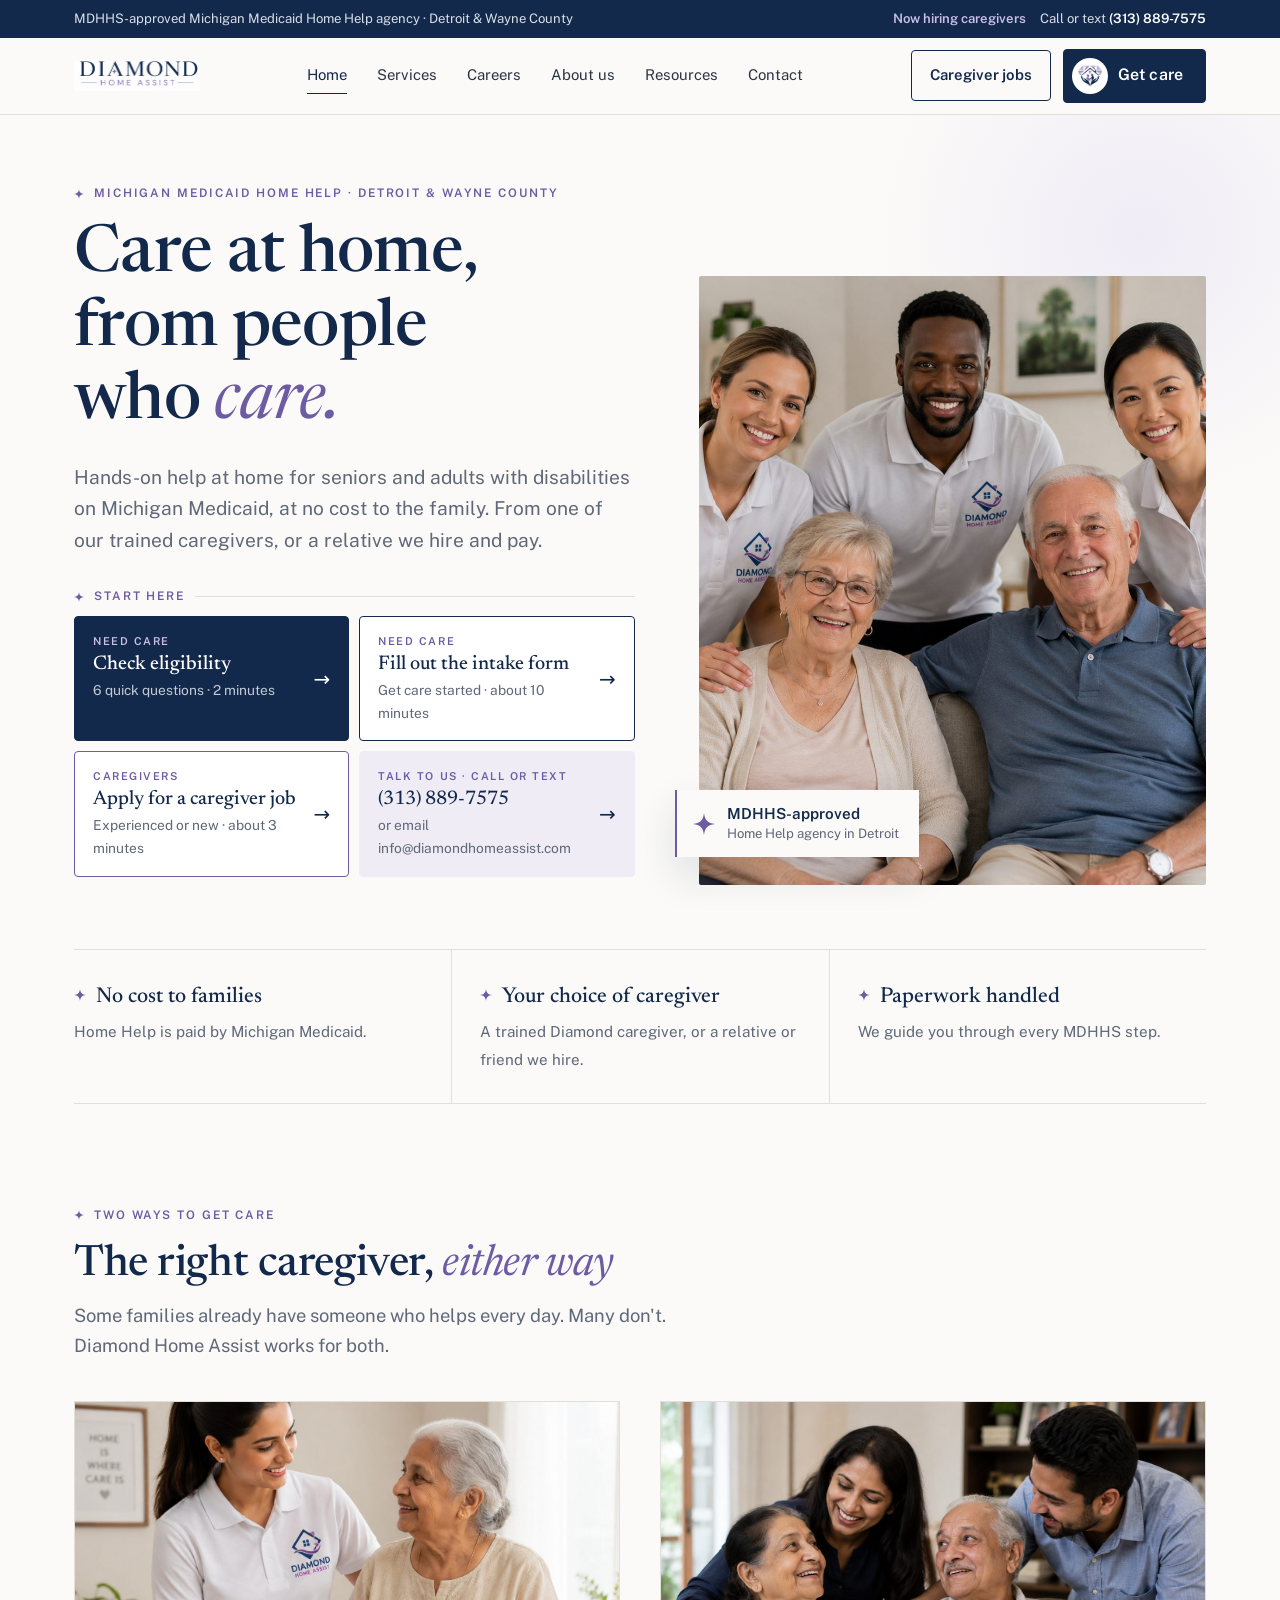
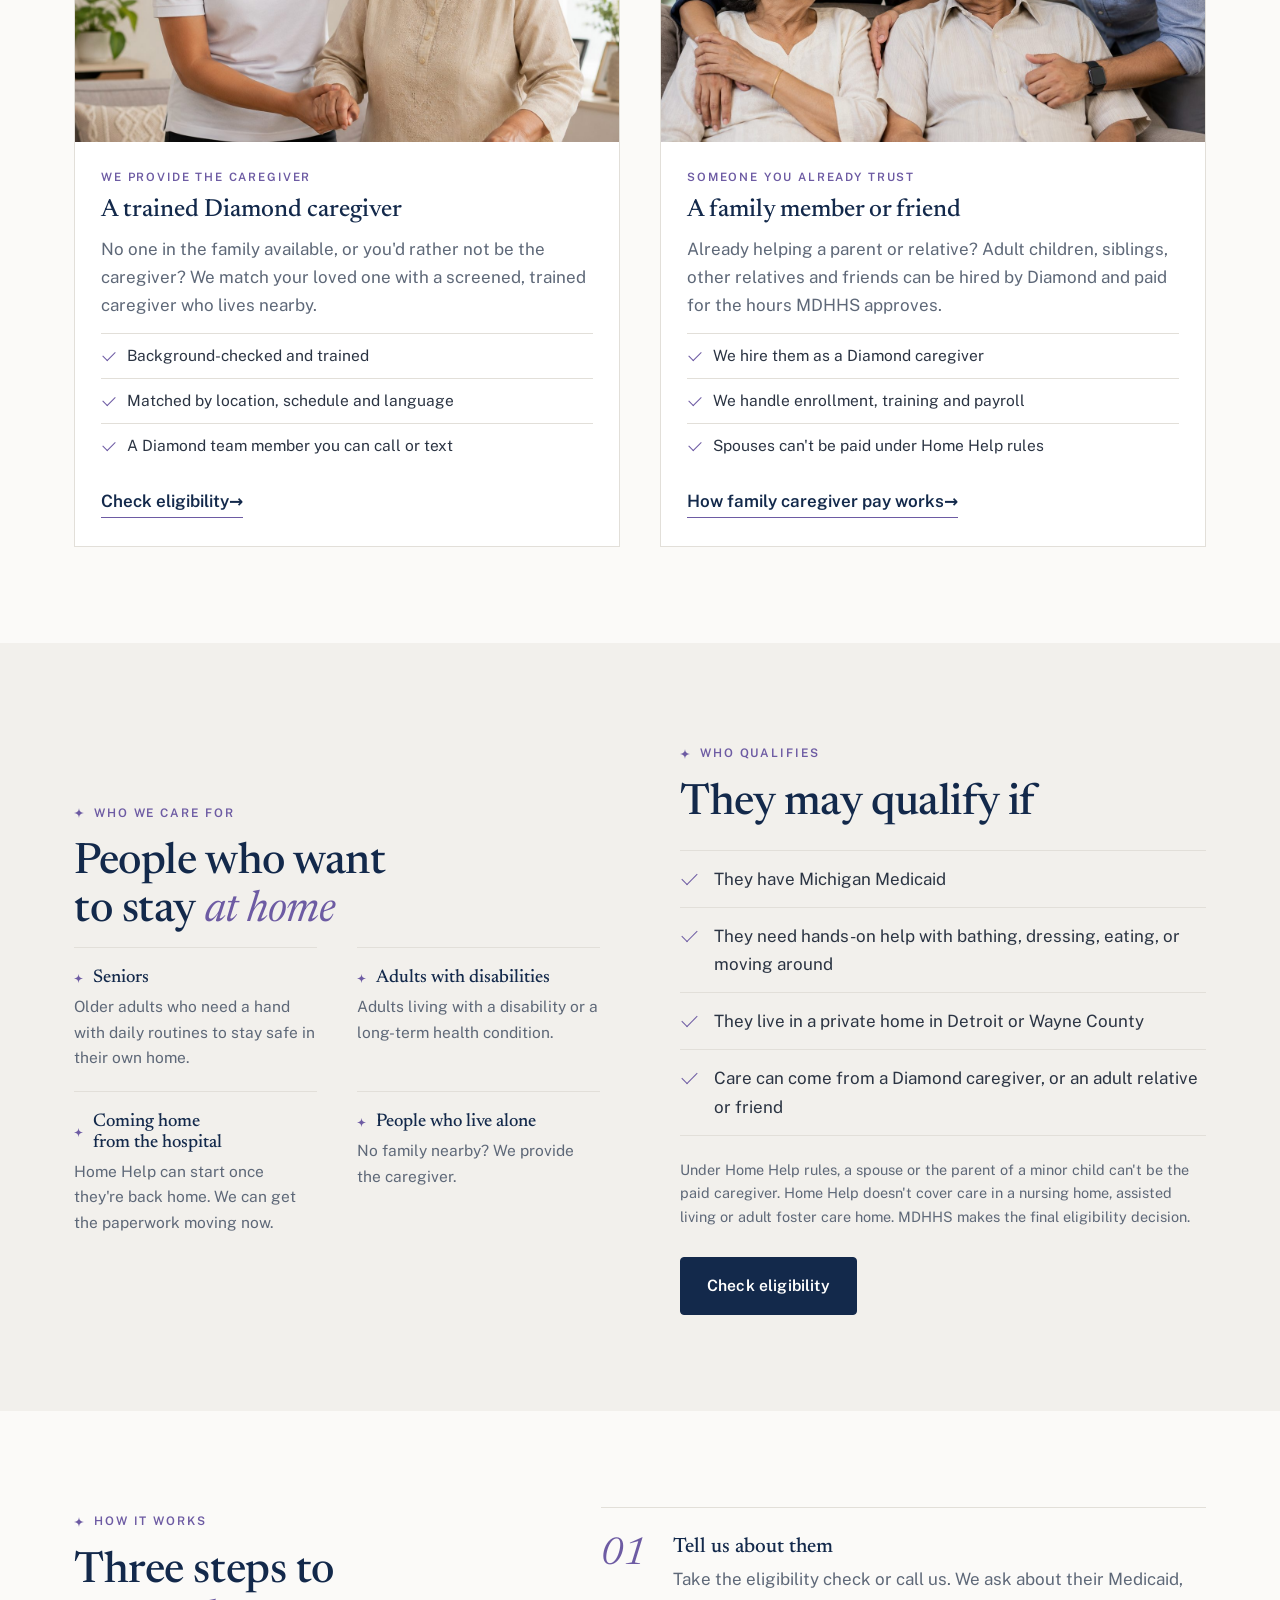
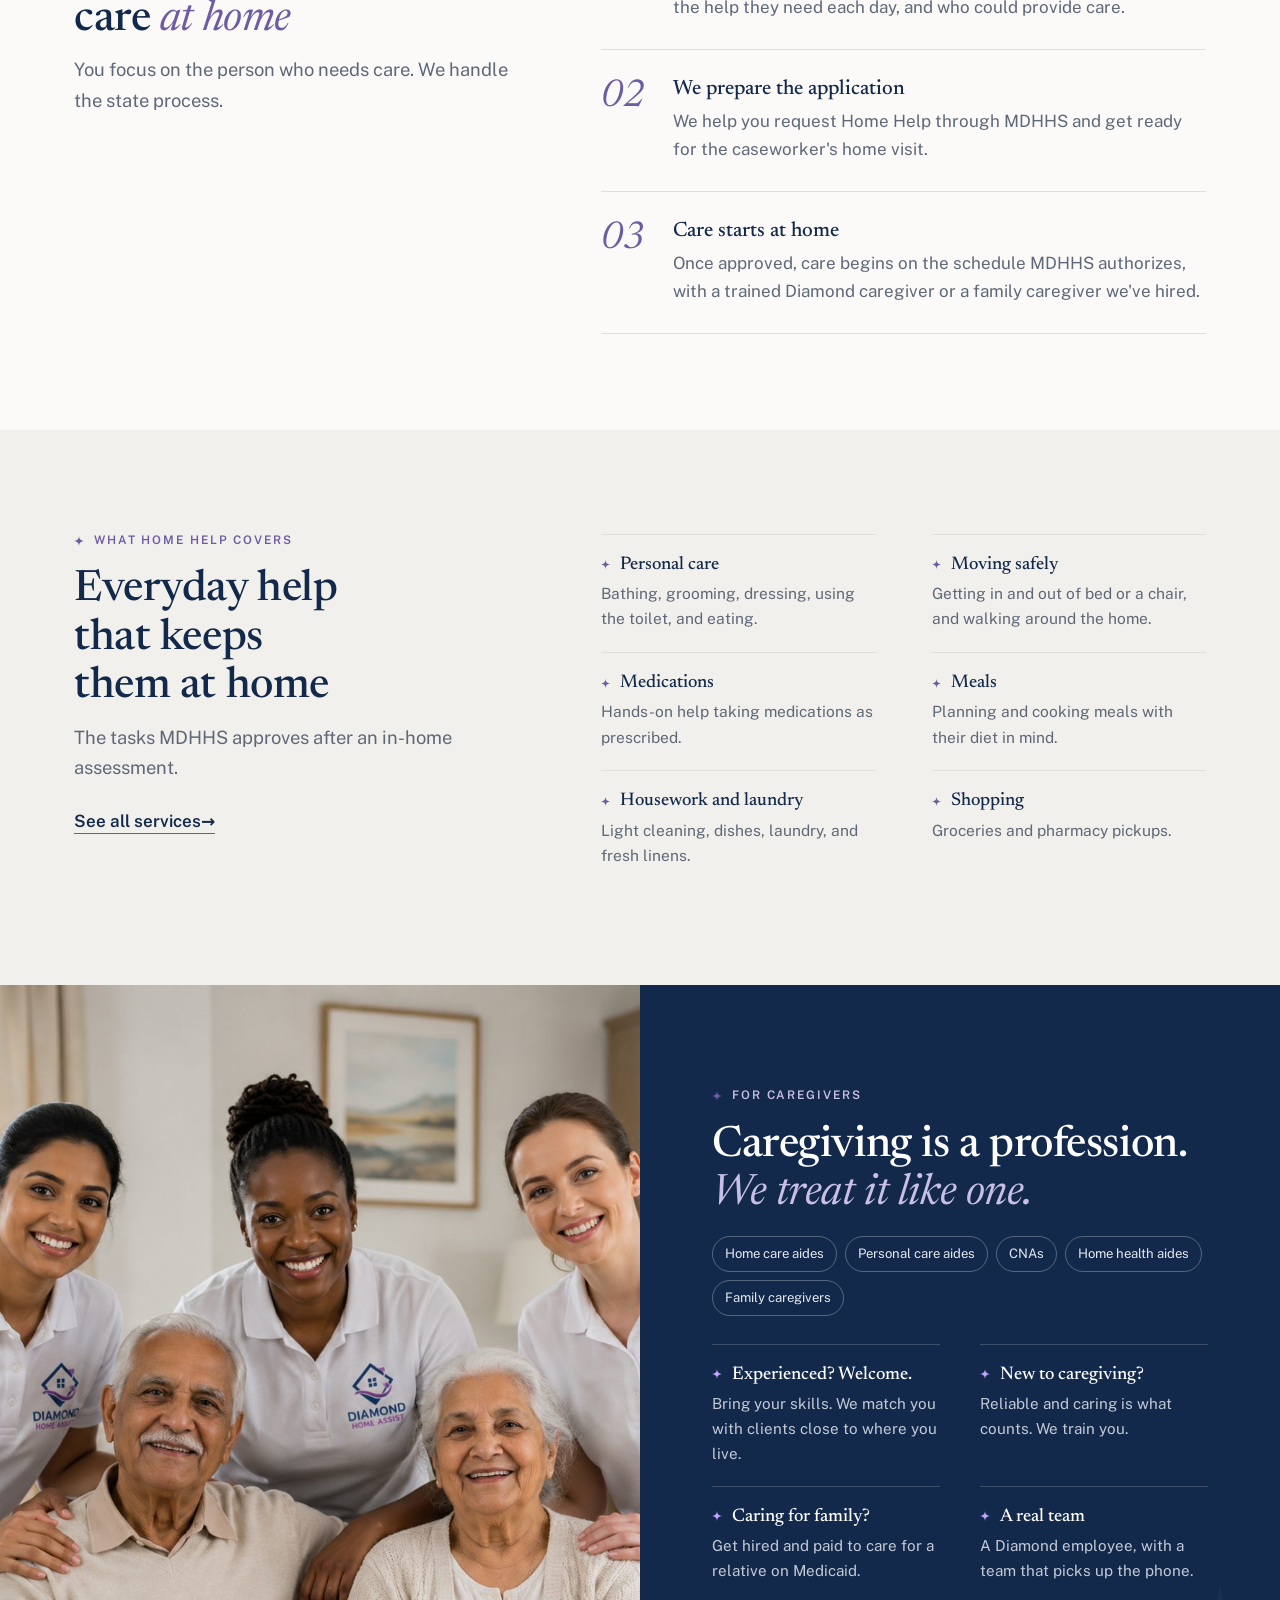
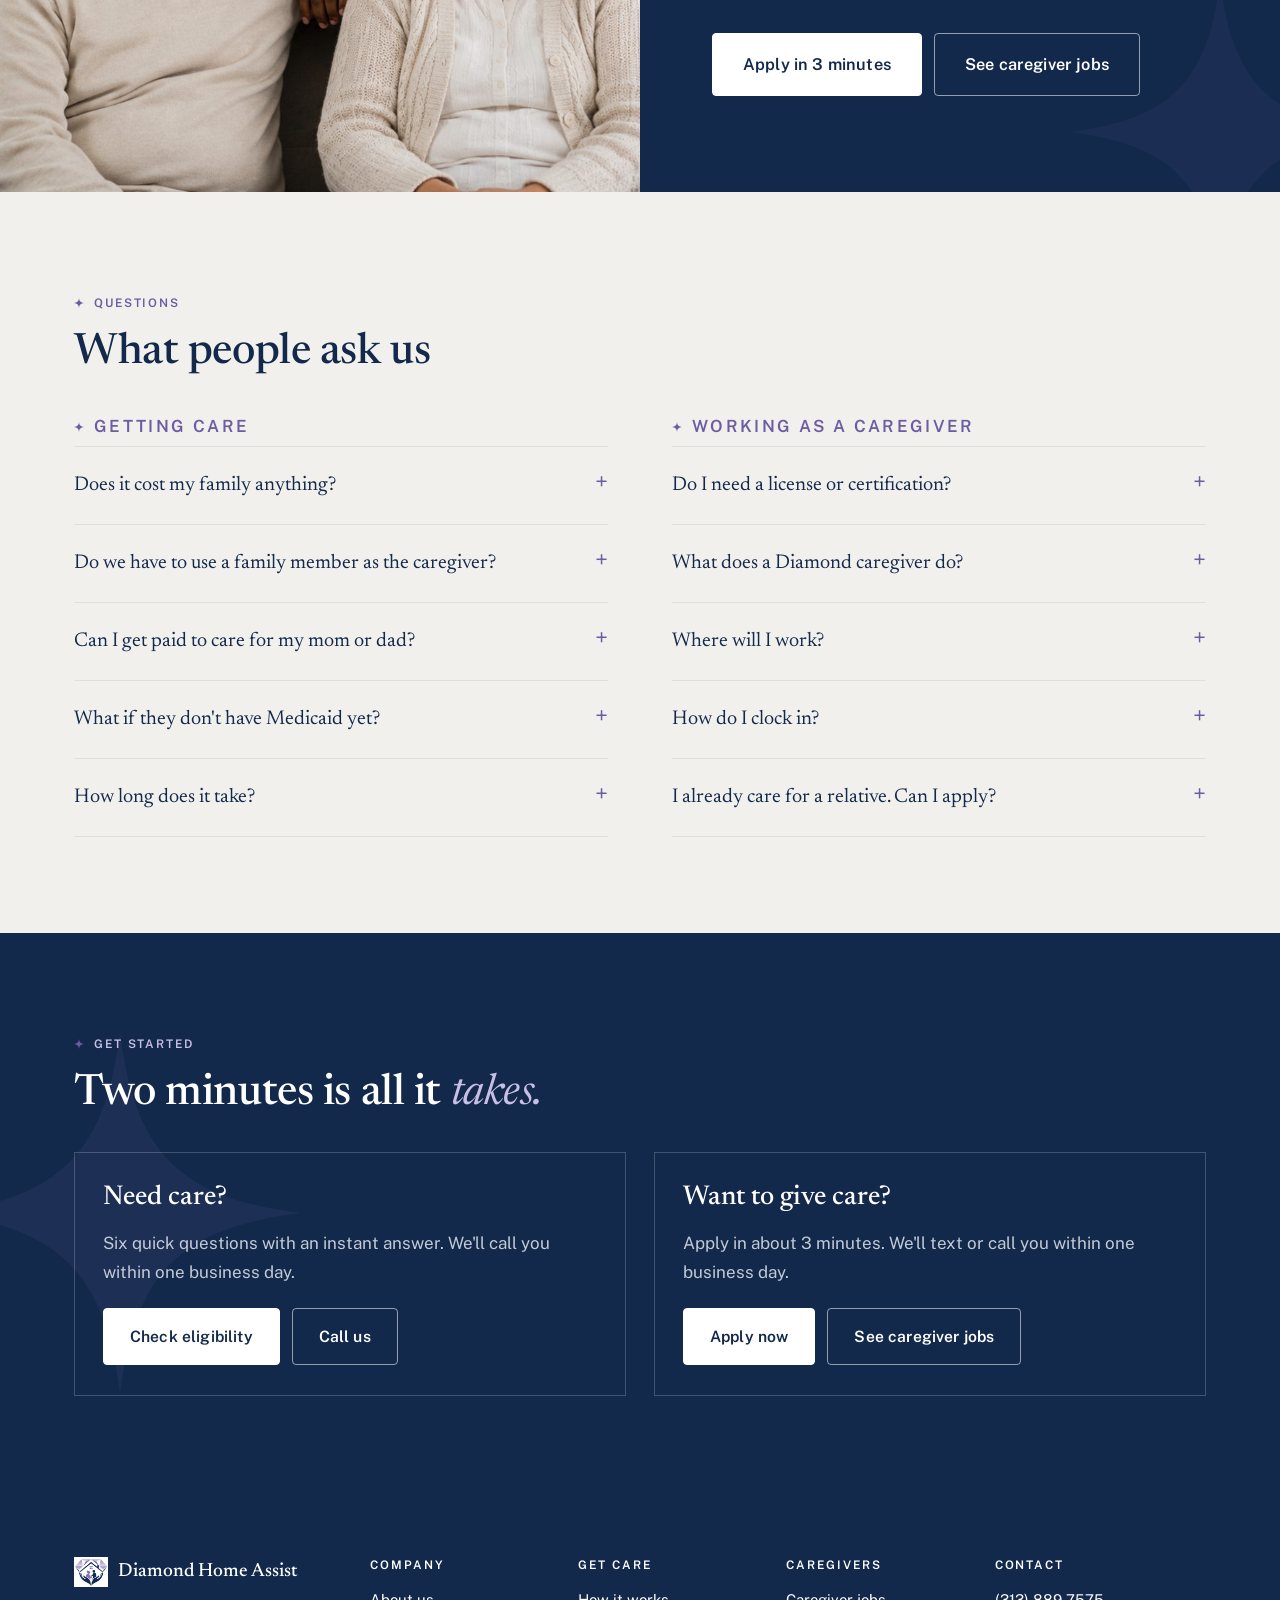
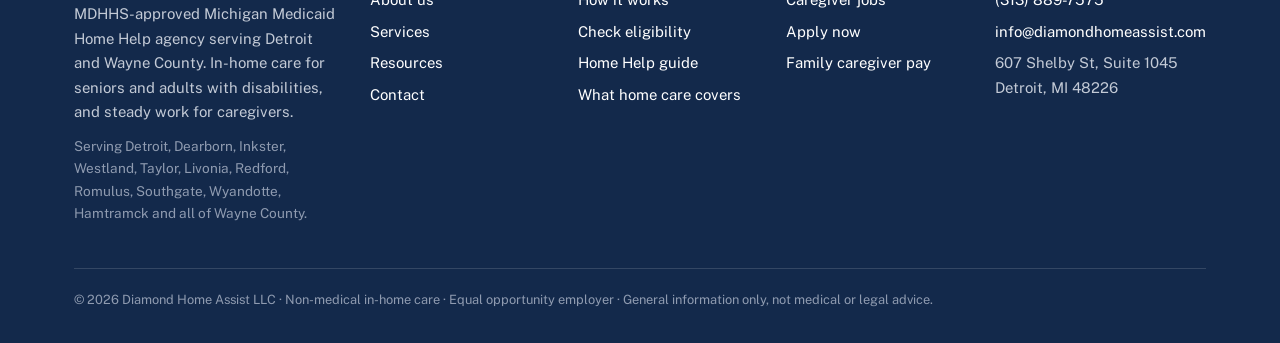
<file: index.html>
<!DOCTYPE html>
<html lang="en">
<head>
<meta charset="utf-8">
<meta name="viewport" content="width=device-width, initial-scale=1">
<title>In-Home Care &amp; Caregiver Jobs in Detroit | Diamond Home Assist – Michigan Home Help</title>
<meta name="description" content="Non-medical in-home care for seniors and adults with disabilities on Michigan Medicaid in Detroit and Wayne County, at no cost to the family. Trained caregivers, or a relative we hire and pay. Now hiring caregivers.">
<link rel="icon" href="assets/mark-sm.png">
<link rel="preconnect" href="https://fonts.googleapis.com">
<link rel="preconnect" href="https://fonts.gstatic.com" crossorigin>
<link href="https://fonts.googleapis.com/css2?family=Newsreader:ital,opsz,wght@0,6..72,400;0,6..72,500;1,6..72,400;1,6..72,500&family=Public+Sans:wght@400;500;600&display=swap" rel="stylesheet">
<link rel="stylesheet" href="style.css">
<link rel="canonical" href="https://diamondhomeassist.com/">
<meta property="og:title" content="Care at home, from people who care | Diamond Home Assist">
<meta property="og:description" content="In-home care for Michigan seniors and adults on Medicaid, at no cost to the family. Now hiring caregivers in Detroit and Wayne County.">
<meta property="og:image" content="https://diamondhomeassist.com/assets/og-image.jpg">
<meta property="og:url" content="https://diamondhomeassist.com/">
</head>
<body>

<div class="topbar"><div class="wrap">
  <span class="tb-left">MDHHS-approved Michigan Medicaid Home Help agency · Detroit &amp; Wayne County</span>
  <span><a class="tb-hire" href="careers.html">Now hiring caregivers</a>Call or text <a href="tel:+13138897575">(313) 889-7575</a></span>
</div></div>

<header>
  <div class="wrap nav">
    <a class="brand" href="index.html" aria-label="Diamond Home Assist — home"><img class="wordmark" src="assets/wordmark.png" alt="Diamond Home Assist"></a>
    <nav class="links" id="menu"><a href="index.html" class="active">Home</a><a href="services.html">Services</a><a href="careers.html">Careers</a><a href="about.html">About us</a><a href="articles.html">Resources</a><a href="#contact" data-msg>Contact</a></nav>
    <div class="nav-right">
      <a class="nav-jobs" href="careers.html">Caregiver jobs</a>
      <a class="btn btn-primary nav-cta" href="eligibility.html"><span class="nav-emblem" aria-hidden="true"><img src="assets/mark-sm.png" alt=""></span>Get care</a>
      <button class="burger" aria-label="Open menu" aria-expanded="false" aria-controls="menu"><span></span><span></span><span></span></button>
    </div>
  </div>
</header>

<main>
<section class="hero hero-v3">
  <div class="wrap">
    <div class="hero-grid">
      <div>
        <span class="eyebrow">Michigan Medicaid Home Help · Detroit &amp; Wayne County</span>
        <h1>Care at home, from people who <em>care.</em></h1>
        <p class="lead">Hands-on help at home for seniors and adults with disabilities on Michigan Medicaid, at no cost to the family. From one of our trained caregivers, or a relative we hire and pay.</p>
        <div class="quick" role="group" aria-label="Start here">
          <span class="quick-label">Start here</span>
          <a class="q q-main" href="eligibility.html"><span class="q-tag">Need care</span><strong>Check eligibility</strong><small>6 quick questions · 2 minutes</small></a>
          <a class="q" href="https://form.jotform.com/263137814450152"><span class="q-tag">Need care</span><strong>Fill out the intake form</strong><small>Get care started · about 10 minutes</small></a>
          <a class="q q-work" href="https://form.jotform.com/263138129393158"><span class="q-tag">Caregivers</span><strong>Apply for a caregiver job</strong><small>Experienced or new · about 3 minutes</small></a>
          <a class="q q-call" href="tel:+13138897575"><span class="q-tag">Talk to us · call or text</span><strong class="nowrap">(313) 889-7575</strong><small>or email info@diamondhomeassist.com</small></a>
        </div>
      </div>
      <figure class="hero-img">
        <img src="assets/team-diverse.jpg" alt="Diamond Home Assist caregivers in uniform with an older couple at home">
        <figcaption class="hero-badge"><span class="star" aria-hidden="true"></span><span><strong>MDHHS-approved</strong>Home Help agency in Detroit</span></figcaption>
      </figure>
    </div>
    <div class="facts">
      <div><strong>No cost to families</strong><span>Home Help is paid by Michigan Medicaid.</span></div>
      <div><strong>Your choice of caregiver</strong><span>A trained Diamond caregiver, or a relative or friend we hire.</span></div>
      <div><strong>Paperwork handled</strong><span>We guide you through every MDHHS step.</span></div>
    </div>
  </div>
</section>

<section id="ways">
  <div class="wrap">
    <div class="section-head">
      <span class="eyebrow">Two ways to get care</span>
      <h2>The right caregiver, <em>either way</em></h2>
      <p class="lead">Some families already have someone who helps every day. Many don't. Diamond Home Assist works for both.</p>
    </div>
    <div class="ways">
      <article class="way">
        <div class="ph"><img src="assets/caregiver-pro.jpg" alt="A Diamond caregiver helping an older woman walk at home"></div>
        <div class="bd">
          <span class="tag">We provide the caregiver</span>
          <h3>A trained Diamond caregiver</h3>
          <p>No one in the family available, or you'd rather not be the caregiver? We match your loved one with a screened, trained caregiver who lives nearby.</p>
          <ul>
            <li>Background-checked and trained</li>
            <li>Matched by location, schedule and language</li>
            <li>A Diamond team member you can call or text</li>
          </ul>
          <a class="text-link" href="eligibility.html">Check eligibility</a>
        </div>
      </article>
      <article class="way">
        <div class="ph"><img src="assets/family-caregiver.jpg" alt="Adult children with their parents at home"></div>
        <div class="bd">
          <span class="tag">Someone you already trust</span>
          <h3>A family member or friend</h3>
          <p>Already helping a parent or relative? Adult children, siblings, other relatives and friends can be hired by Diamond and paid for the hours MDHHS approves.</p>
          <ul>
            <li>We hire them as a Diamond caregiver</li>
            <li>We handle enrollment, training and payroll</li>
            <li>Spouses can't be paid under Home Help rules</li>
          </ul>
          <a class="text-link" href="articles/family-caregiver-pay.html">How family caregiver pay works</a>
        </div>
      </article>
    </div>
  </div>
</section>

<section id="qualify" class="alt">
  <div class="wrap grid2">
    <div>
      <span class="eyebrow">Who we care for</span>
      <h2>People who want to stay <em>at home</em></h2>
      <div class="who-grid">
        <div><h3>Seniors</h3><p>Older adults who need a hand with daily routines to stay safe in their own home.</p></div>
        <div><h3>Adults with disabilities</h3><p>Adults living with a disability or a long-term health condition.</p></div>
        <div><h3>Coming home from the hospital</h3><p>Home Help can start once they're back home. We can get the paperwork moving now.</p></div>
        <div><h3>People who live alone</h3><p>No family nearby? We provide the caregiver.</p></div>
      </div>
    </div>
    <div>
      <span class="eyebrow">Who qualifies</span>
      <h2>They may qualify if</h2>
      <ul class="check">
        <li>They have Michigan Medicaid</li>
        <li>They need hands-on help with bathing, dressing, eating, or moving around</li>
        <li>They live in a private home in Detroit or Wayne County</li>
        <li>Care can come from a Diamond caregiver, or an adult relative or friend</li>
      </ul>
      <p class="small-note">Under Home Help rules, a spouse or the parent of a minor child can't be the paid caregiver. Home Help doesn't cover care in a nursing home, assisted living or adult foster care home. MDHHS makes the final eligibility decision.</p>
      <p style="margin-top:28px"><a class="btn btn-primary" href="eligibility.html">Check eligibility</a></p>
    </div>
  </div>
</section>

<section id="how">
  <div class="wrap split">
    <div class="split-head">
      <span class="eyebrow">How it works</span>
      <h2>Three steps to care <em>at home</em></h2>
      <p class="lead">You focus on the person who needs care. We handle the state process.</p>
    </div>
    <ol class="steps">
      <li><span class="n">01</span><div><h3>Tell us about them</h3><p>Take the eligibility check or call us. We ask about their Medicaid, the help they need each day, and who could provide care.</p></div></li>
      <li><span class="n">02</span><div><h3>We prepare the application</h3><p>We help you request Home Help through MDHHS and get ready for the caseworker's home visit.</p></div></li>
      <li><span class="n">03</span><div><h3>Care starts at home</h3><p>Once approved, care begins on the schedule MDHHS authorizes, with a trained Diamond caregiver or a family caregiver we've hired.</p></div></li>
    </ol>
  </div>
</section>

<section id="services" class="alt">
  <div class="wrap split">
    <div class="split-head">
      <span class="eyebrow">What Home Help covers</span>
      <h2>Everyday help that keeps them at home</h2>
      <p class="lead">The tasks MDHHS approves after an in-home assessment.</p>
      <p style="margin-top:24px"><a class="text-link" href="services.html">See all services</a></p>
    </div>
    <div>
      <div class="covers">
        <div><h3>Personal care</h3><p>Bathing, grooming, dressing, using the toilet, and eating.</p></div>
        <div><h3>Moving safely</h3><p>Getting in and out of bed or a chair, and walking around the home.</p></div>
        <div><h3>Medications</h3><p>Hands-on help taking medications as prescribed.</p></div>
        <div><h3>Meals</h3><p>Planning and cooking meals with their diet in mind.</p></div>
        <div><h3>Housework and laundry</h3><p>Light cleaning, dishes, laundry, and fresh linens.</p></div>
        <div><h3>Shopping</h3><p>Groceries and pharmacy pickups.</p></div>
      </div>
    </div>
  </div>
</section>

<section class="quote-band cg-band" id="caregivers">
  <div class="quote-grid">
    <img src="assets/team-caregivers.jpg" alt="Three Diamond caregivers in uniform with an older couple">
    <div class="quote-text">
      <span class="eyebrow">For caregivers</span>
      <h2>Caregiving is a profession. <em>We treat it like one.</em></h2>
      <div class="cg-roles"><span>Home care aides</span><span>Personal care aides</span><span>CNAs</span><span>Home health aides</span><span>Family caregivers</span></div>
      <div class="pillars">
        <div><h3>Experienced? Welcome.</h3><p>Bring your skills. We match you with clients close to where you live.</p></div>
        <div><h3>New to caregiving?</h3><p>Reliable and caring is what counts. We train you.</p></div>
        <div><h3>Caring for family?</h3><p>Get hired and paid to care for a relative on Medicaid.</p></div>
        <div><h3>A real team</h3><p>A Diamond employee, with a team that picks up the phone.</p></div>
      </div>
      <div class="hero-ctas">
        <a class="btn btn-light btn-lg" href="https://form.jotform.com/263138129393158">Apply in 3 minutes</a>
        <a class="btn btn-light-ghost btn-lg" href="careers.html">See caregiver jobs</a>
      </div>
    </div>
  </div>
</section>


<section id="faq" class="alt">
  <div class="wrap">
    <div class="section-head">
      <span class="eyebrow">Questions</span>
      <h2>What people ask us</h2>
    </div>
    <div class="faq-cols">
      <div>
        <h3>Getting care</h3>
        <div class="faq">
          <details><summary>Does it cost my family anything?</summary><p>No. Home Help is paid by Michigan Medicaid, and our help with the application is free.</p></details>
          <details><summary>Do we have to use a family member as the caregiver?</summary><p>No. If no one in the family can provide care, or you'd rather not, we match your loved one with one of our trained Diamond caregivers.</p></details>
          <details><summary>Can I get paid to care for my mom or dad?</summary><p>Often, yes. Adult children, siblings, other relatives and friends can be paid caregivers through Home Help. Spouses cannot. You'd work as a Diamond Home Assist caregiver and be paid for the hours MDHHS approves.</p></details>
          <details><summary>What if they don't have Medicaid yet?</summary><p>Take the eligibility check anyway and choose "I'm not sure." We'll point you in the right direction.</p></details>
          <details><summary>How long does it take?</summary><p>It depends on when MDHHS schedules the in-home assessment. We submit everything quickly and follow up so the case keeps moving.</p></details>
        </div>
      </div>
      <div>
        <h3>Working as a caregiver</h3>
        <div class="faq">
          <details><summary>Do I need a license or certification?</summary><p>No license is required for Home Help personal care. CNA, home health aide or caregiving experience is a plus, and we provide training.</p></details>
          <details><summary>What does a Diamond caregiver do?</summary><p>Hands-on help at the client's home: bathing, dressing, grooming, meals, light housework, laundry, shopping, and help with medications as prescribed.</p></details>
          <details><summary>Where will I work?</summary><p>In clients' homes across Detroit and Wayne County. We match you with clients close to where you live.</p></details>
          <details><summary>How do I clock in?</summary><p>On your smartphone. Michigan requires electronic visit verification (EVV), and we show you how it works.</p></details>
          <details><summary>I already care for a relative. Can I apply?</summary><p>Yes. If they have Medicaid and need hands-on help, you may be able to get paid through Home Help. Choose "I care for a family member" on the application.</p></details>
        </div>
      </div>
    </div>
  </div>
</section>

<section class="cta-final"><span class="star-mark" aria-hidden="true"></span>
  <div class="wrap cta-v3">
    <div class="cta-head">
      <span class="eyebrow">Get started</span>
      <h2>Two minutes is all it <em>takes.</em></h2>
    </div>
    <div class="cta-dual">
      <div>
        <h3>Need care?</h3>
        <p>Six quick questions with an instant answer. We'll call you within one business day.</p>
        <div class="hero-ctas">
          <a class="btn btn-light" href="eligibility.html">Check eligibility</a>
          <a class="btn btn-light-ghost" href="tel:+13138897575">Call us</a>
        </div>
      </div>
      <div>
        <h3>Want to give care?</h3>
        <p>Apply in about 3 minutes. We'll text or call you within one business day.</p>
        <div class="hero-ctas">
          <a class="btn btn-light" href="https://form.jotform.com/263138129393158">Apply now</a>
          <a class="btn btn-light-ghost" href="careers.html">See caregiver jobs</a>
        </div>
      </div>
    </div>
  </div>
</section>
</main>

<footer>
  <div class="wrap">
    <div class="fgrid fgrid5">
      <div>
        <a class="brand" href="index.html"><img src="assets/mark-sm.png" alt="">Diamond Home Assist</a>
        <p style="margin-top:14px;max-width:340px">MDHHS-approved Michigan Medicaid Home Help agency serving Detroit and Wayne County. In-home care for seniors and adults with disabilities, and steady work for caregivers.</p>
        <p style="margin-top:10px;font-size:.85rem;color:#8f9bb0">Serving Detroit, Dearborn, Inkster, Westland, Taylor, Livonia, Redford, Romulus, Southgate, Wyandotte, Hamtramck and all of Wayne County.</p>
      </div>
      <div><h4>Company</h4><ul><li><a href="about.html">About us</a></li><li><a href="services.html">Services</a></li><li><a href="articles.html">Resources</a></li><li><a href="#contact" data-msg>Contact</a></li></ul></div>
      <div><h4>Get care</h4><ul><li><a href="#how">How it works</a></li><li><a href="eligibility.html">Check eligibility</a></li><li><a href="articles/home-help-guide.html">Home Help guide</a></li><li><a href="articles/what-home-care-covers.html">What home care covers</a></li></ul></div>
      <div><h4>Caregivers</h4><ul><li><a href="careers.html">Caregiver jobs</a></li><li><a href="https://form.jotform.com/263138129393158">Apply now</a></li><li><a href="articles/family-caregiver-pay.html">Family caregiver pay</a></li></ul></div>
      <div><h4>Contact</h4><ul><li><a href="tel:+13138897575">(313) 889-7575</a></li><li><a href="mailto:info@diamondhomeassist.com">info@diamondhomeassist.com</a></li><li>607 Shelby St, Suite 1045<br>Detroit, MI 48226</li></ul></div>
    </div>
    <div class="legal">© 2026 Diamond Home Assist LLC · Non-medical in-home care · Equal opportunity employer · General information only, not medical or legal advice.</div>
  </div>
</footer>

<div class="callbar">
  <a class="btn btn-primary" href="tel:+13138897575">Call now</a>
  <a class="btn btn-ghost" href="#contact" data-msg>Message us</a>
</div>

<div class="msg-modal" id="msgModal" hidden>
  <div class="msg-box" role="dialog" aria-modal="true" aria-labelledby="msgTitle">
    <button class="msg-close" aria-label="Close">×</button>
    <h3 id="msgTitle">How would you like to reach us?</h3>
    <p>We usually reply within one business day.</p>
    <a class="msg-opt" href="tel:+13138897575"><span><svg viewBox="0 0 24 24" fill="none" stroke="currentColor" stroke-width="1.6" aria-hidden="true"><path d="M5 4h4l2 5-2.5 1.5a11 11 0 0 0 5 5L15 13l5 2v4a2 2 0 0 1-2 2A16 16 0 0 1 3 6a2 2 0 0 1 2-2"/></svg></span><div><strong>Call us</strong><small>(313) 889-7575</small></div></a>
    <a class="msg-opt" href="sms:+13138897575"><span><svg viewBox="0 0 24 24" fill="none" stroke="currentColor" stroke-width="1.6" aria-hidden="true"><path d="M4 5h16v11H8l-4 4z"/></svg></span><div><strong>Send a text</strong><small>(313) 889-7575</small></div></a>
    <a class="msg-opt" href="mailto:info@diamondhomeassist.com?subject=Question%20about%20Home%20Help"><span><svg viewBox="0 0 24 24" fill="none" stroke="currentColor" stroke-width="1.6" aria-hidden="true"><rect x="3" y="5" width="18" height="14"/><path d="m3 6 9 7 9-7"/></svg></span><div><strong>Email us</strong><small>info@diamondhomeassist.com</small></div></a>
    <a class="msg-opt" href="eligibility.html"><span><svg viewBox="0 0 24 24" fill="none" stroke="currentColor" stroke-width="1.6" aria-hidden="true"><path d="m5 12 4 4 10-10"/></svg></span><div><strong>Check if you qualify for care</strong><small>Six quick questions, instant answer</small></div></a>
    <a class="msg-opt" href="https://form.jotform.com/263138129393158"><span><svg viewBox="0 0 24 24" fill="none" stroke="currentColor" stroke-width="1.6" aria-hidden="true"><path d="M12 3l2.5 6.5L21 12l-6.5 2.5L12 21l-2.5-6.5L3 12l6.5-2.5z"/></svg></span><div><strong>Apply to be a caregiver</strong><small>About 3 minutes</small></div></a>
  </div>
</div>
<script>
(function(){
  var m=document.getElementById('msgModal'),b=document.querySelector('.burger'),menu=document.getElementById('menu');
  function open(e){e&&e.preventDefault();m.hidden=false;menu.classList.remove('open');b.setAttribute('aria-expanded','false')}
  document.querySelectorAll('[data-msg]').forEach(function(a){a.addEventListener('click',open)});
  m.addEventListener('click',function(e){if(e.target===m||e.target.classList.contains('msg-close'))m.hidden=true});
  m.querySelectorAll('.msg-opt').forEach(function(a){a.addEventListener('click',function(){m.hidden=true})});
  document.addEventListener('keydown',function(e){if(e.key==='Escape')m.hidden=true});
  b.addEventListener('click',function(){var o=menu.classList.toggle('open');b.setAttribute('aria-expanded',o)});
})();
</script>
</body>
</html>
</file>
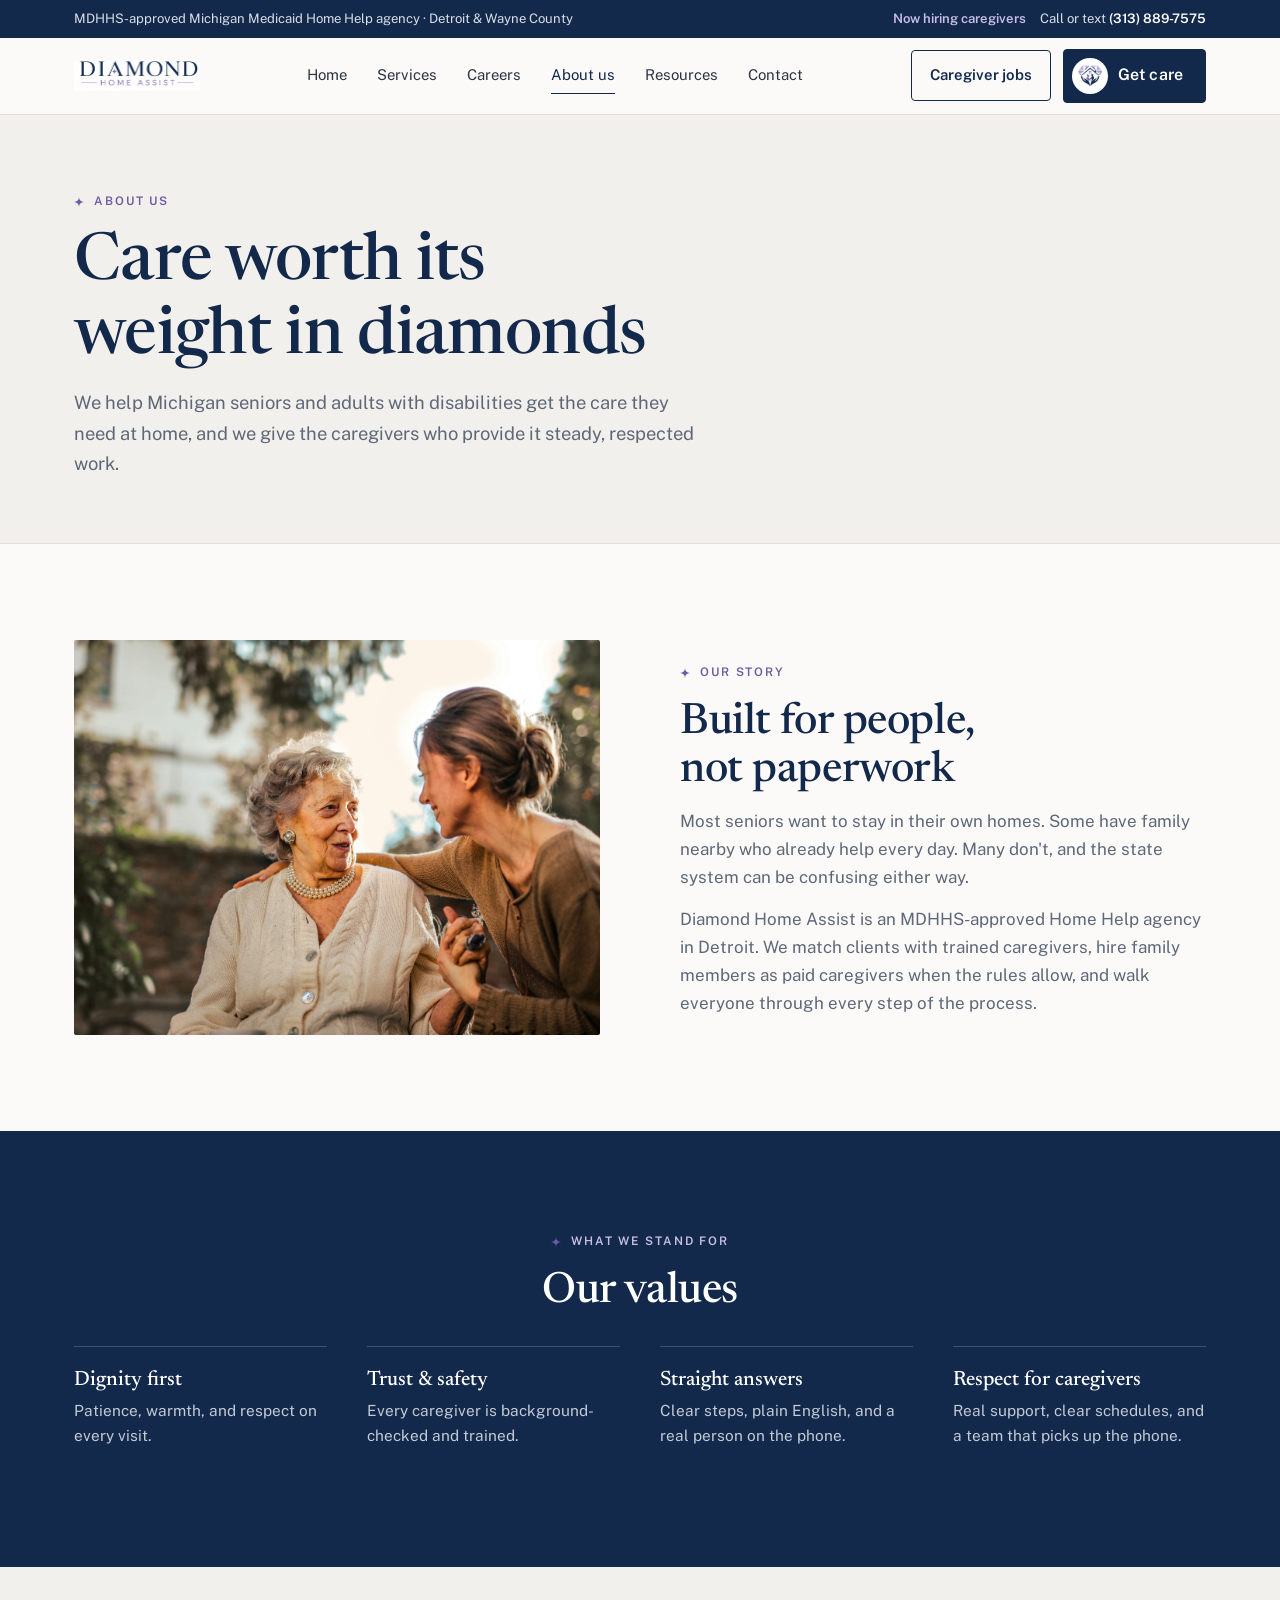
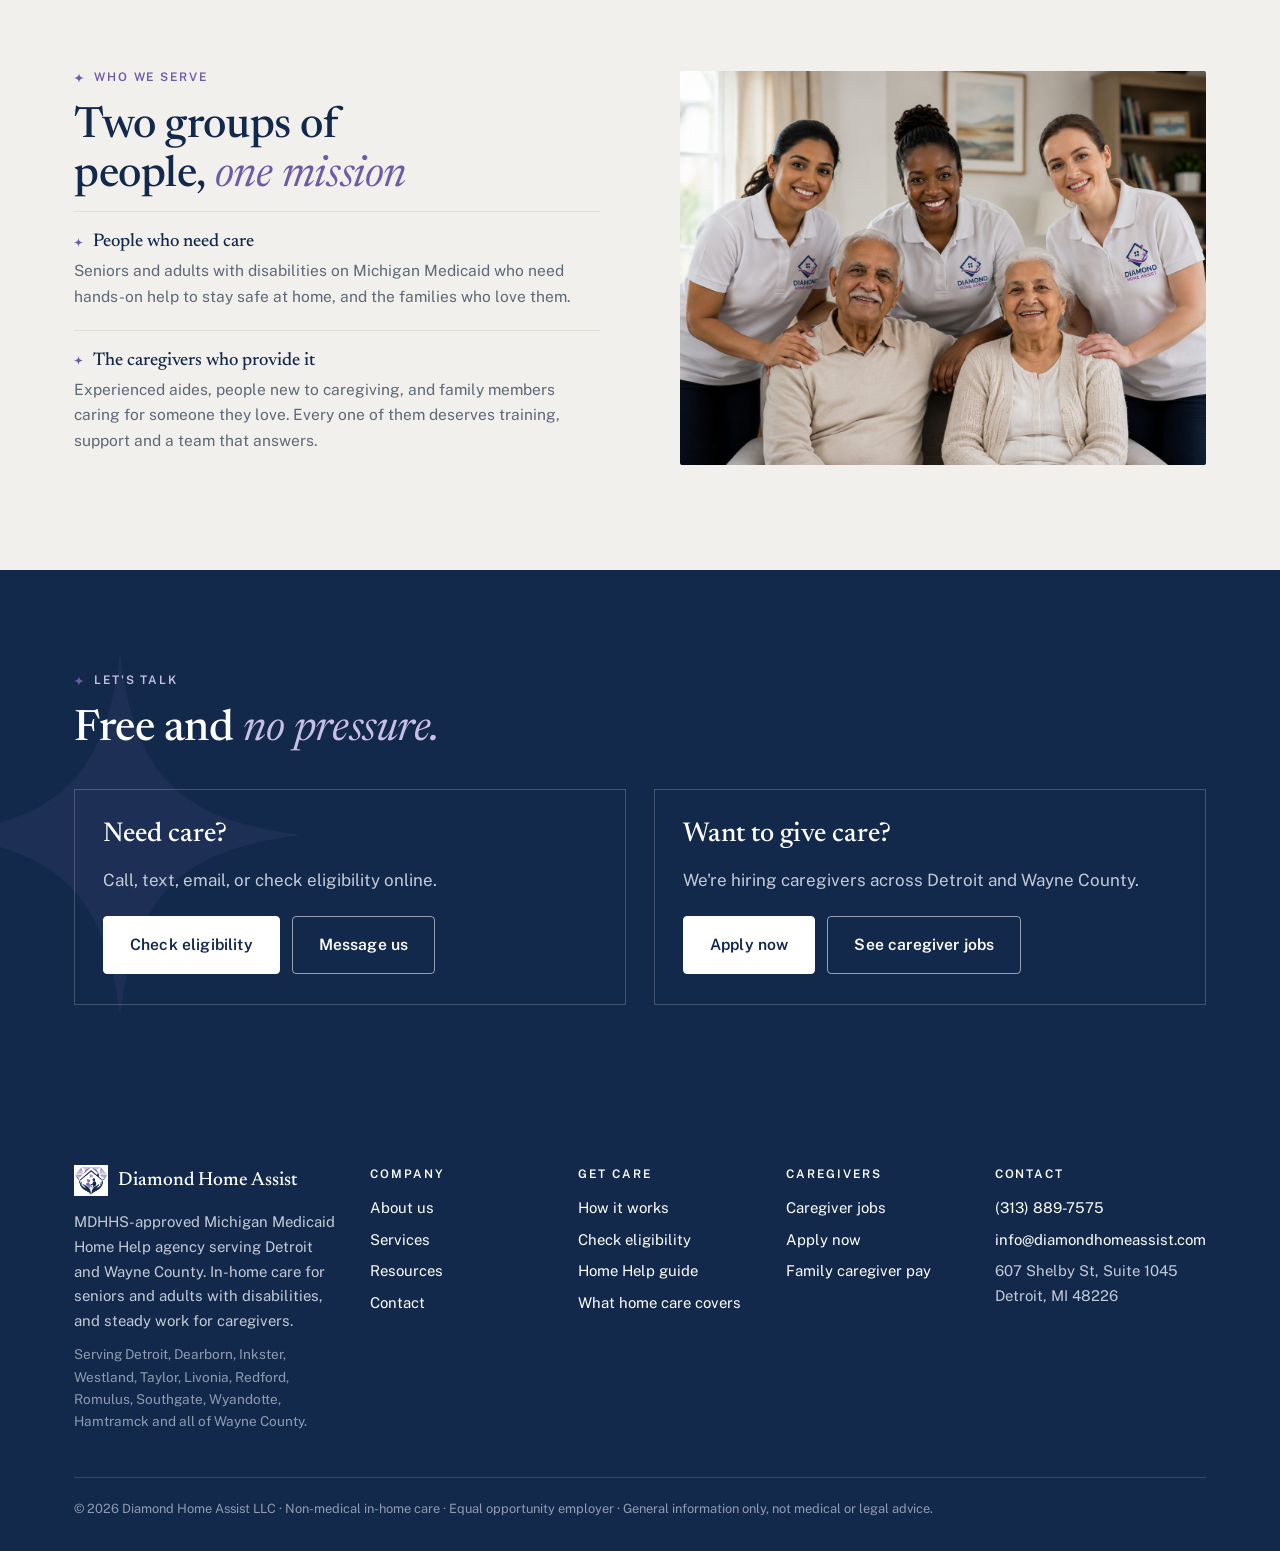
<file: about.html>
<!DOCTYPE html>
<html lang="en">
<head>
<meta charset="utf-8">
<meta name="viewport" content="width=device-width, initial-scale=1">
<title>About Us | Diamond Home Assist – Detroit Home Help</title>
<meta name="description" content="Diamond Home Assist is an MDHHS-approved Michigan Medicaid Home Help agency in Detroit. We help seniors and adults with disabilities get care at home, and we give caregivers steady, respected work.">
<link rel="icon" href="assets/mark-sm.png">
<link rel="preconnect" href="https://fonts.googleapis.com">
<link rel="preconnect" href="https://fonts.gstatic.com" crossorigin>
<link href="https://fonts.googleapis.com/css2?family=Newsreader:ital,opsz,wght@0,6..72,400;0,6..72,500;1,6..72,400;1,6..72,500&family=Public+Sans:wght@400;500;600&display=swap" rel="stylesheet">
<link rel="stylesheet" href="style.css">
<link rel="canonical" href="https://diamondhomeassist.com/about.html">
</head>
<body>

<div class="topbar"><div class="wrap">
  <span class="tb-left">MDHHS-approved Michigan Medicaid Home Help agency · Detroit &amp; Wayne County</span>
  <span><a class="tb-hire" href="careers.html">Now hiring caregivers</a>Call or text <a href="tel:+13138897575">(313) 889-7575</a></span>
</div></div>

<header>
  <div class="wrap nav">
    <a class="brand" href="index.html" aria-label="Diamond Home Assist — home"><img class="wordmark" src="assets/wordmark.png" alt="Diamond Home Assist"></a>
    <nav class="links" id="menu"><a href="index.html">Home</a><a href="services.html">Services</a><a href="careers.html">Careers</a><a href="about.html" class="active">About us</a><a href="articles.html">Resources</a><a href="#contact" data-msg>Contact</a></nav>
    <div class="nav-right">
      <a class="nav-jobs" href="careers.html">Caregiver jobs</a>
      <a class="btn btn-primary nav-cta" href="eligibility.html"><span class="nav-emblem" aria-hidden="true"><img src="assets/mark-sm.png" alt=""></span>Get care</a>
      <button class="burger" aria-label="Open menu" aria-expanded="false" aria-controls="menu"><span></span><span></span><span></span></button>
    </div>
  </div>
</header>

<section class="page-hero"><div class="wrap">
  <span class="eyebrow">About us</span>
  <h1>Care worth its weight in diamonds</h1>
  <p class="lead" style="margin-top:14px">We help Michigan seniors and adults with disabilities get the care they need at home, and we give the caregivers who provide it steady, respected work.</p>
</div></section>

<section><div class="wrap grid2">
  <div class="rounded"><img src="assets/elder-companion.jpg" alt="Caregiver sitting with an older woman at home"></div>
  <div>
    <span class="eyebrow">Our story</span>
    <h2>Built for people, not paperwork</h2>
    <p style="color:var(--muted);margin-bottom:14px">Most seniors want to stay in their own homes. Some have family nearby who already help every day. Many don't, and the state system can be confusing either way.</p>
    <p style="color:var(--muted)">Diamond Home Assist is an MDHHS-approved Home Help agency in Detroit. We match clients with trained caregivers, hire family members as paid caregivers when the rules allow, and walk everyone through every step of the process.</p>
  </div>
</div></section>

<section class="why"><div class="wrap center">
  <span class="eyebrow">What we stand for</span>
  <h2>Our values</h2>
  <div class="why-grid four" style="text-align:left;margin-top:30px">
    <div class="why-item"><h3>Dignity first</h3><p>Patience, warmth, and respect on every visit.</p></div>
    <div class="why-item"><h3>Trust &amp; safety</h3><p>Every caregiver is background-checked and trained.</p></div>
    <div class="why-item"><h3>Straight answers</h3><p>Clear steps, plain English, and a real person on the phone.</p></div>
    <div class="why-item"><h3>Respect for caregivers</h3><p>Real support, clear schedules, and a team that picks up the phone.</p></div>
  </div>
</div></section>

<section class="alt"><div class="wrap grid2">
  <div>
    <span class="eyebrow">Who we serve</span>
    <h2>Two groups of people, <em>one mission</em></h2>
    <div class="who-grid" style="grid-template-columns:1fr">
      <div><h3>People who need care</h3><p>Seniors and adults with disabilities on Michigan Medicaid who need hands-on help to stay safe at home, and the families who love them.</p></div>
      <div><h3>The caregivers who provide it</h3><p>Experienced aides, people new to caregiving, and family members caring for someone they love. Every one of them deserves training, support and a team that answers.</p></div>
    </div>
  </div>
  <div class="rounded"><img src="assets/team-caregivers.jpg" alt="Diamond caregivers in uniform with an older couple at home"></div>
</div></section>


<section class="cta-final"><span class="star-mark" aria-hidden="true"></span>
  <div class="wrap cta-v3">
    <div class="cta-head">
      <span class="eyebrow">Let's talk</span>
      <h2>Free and <em>no pressure.</em></h2>
    </div>
    <div class="cta-dual">
      <div>
        <h3>Need care?</h3>
        <p>Call, text, email, or check eligibility online.</p>
        <div class="hero-ctas">
          <a class="btn btn-light" href="eligibility.html">Check eligibility</a>
          <a class="btn btn-light-ghost" href="#contact" data-msg>Message us</a>
        </div>
      </div>
      <div>
        <h3>Want to give care?</h3>
        <p>We're hiring caregivers across Detroit and Wayne County.</p>
        <div class="hero-ctas">
          <a class="btn btn-light" href="https://form.jotform.com/263138129393158">Apply now</a>
          <a class="btn btn-light-ghost" href="careers.html">See caregiver jobs</a>
        </div>
      </div>
    </div>
  </div>
</section>

<footer>
  <div class="wrap">
    <div class="fgrid fgrid5">
      <div>
        <a class="brand" href="index.html"><img src="assets/mark-sm.png" alt="">Diamond Home Assist</a>
        <p style="margin-top:14px;max-width:340px">MDHHS-approved Michigan Medicaid Home Help agency serving Detroit and Wayne County. In-home care for seniors and adults with disabilities, and steady work for caregivers.</p>
        <p style="margin-top:10px;font-size:.85rem;color:#8f9bb0">Serving Detroit, Dearborn, Inkster, Westland, Taylor, Livonia, Redford, Romulus, Southgate, Wyandotte, Hamtramck and all of Wayne County.</p>
      </div>
      <div><h4>Company</h4><ul><li><a href="about.html">About us</a></li><li><a href="services.html">Services</a></li><li><a href="articles.html">Resources</a></li><li><a href="#contact" data-msg>Contact</a></li></ul></div>
      <div><h4>Get care</h4><ul><li><a href="index.html#how">How it works</a></li><li><a href="eligibility.html">Check eligibility</a></li><li><a href="articles/home-help-guide.html">Home Help guide</a></li><li><a href="articles/what-home-care-covers.html">What home care covers</a></li></ul></div>
      <div><h4>Caregivers</h4><ul><li><a href="careers.html">Caregiver jobs</a></li><li><a href="https://form.jotform.com/263138129393158">Apply now</a></li><li><a href="articles/family-caregiver-pay.html">Family caregiver pay</a></li></ul></div>
      <div><h4>Contact</h4><ul><li><a href="tel:+13138897575">(313) 889-7575</a></li><li><a href="mailto:info@diamondhomeassist.com">info@diamondhomeassist.com</a></li><li>607 Shelby St, Suite 1045<br>Detroit, MI 48226</li></ul></div>
    </div>
    <div class="legal">© 2026 Diamond Home Assist LLC · Non-medical in-home care · Equal opportunity employer · General information only, not medical or legal advice.</div>
  </div>
</footer>

<div class="callbar">
  <a class="btn btn-primary" href="tel:+13138897575">Call now</a>
  <a class="btn btn-ghost" href="#contact" data-msg>Message us</a>
</div>

<div class="msg-modal" id="msgModal" hidden>
  <div class="msg-box" role="dialog" aria-modal="true" aria-labelledby="msgTitle">
    <button class="msg-close" aria-label="Close">×</button>
    <h3 id="msgTitle">How would you like to reach us?</h3>
    <p>We usually reply within one business day.</p>
    <a class="msg-opt" href="tel:+13138897575"><span><svg viewBox="0 0 24 24" fill="none" stroke="currentColor" stroke-width="1.6" aria-hidden="true"><path d="M5 4h4l2 5-2.5 1.5a11 11 0 0 0 5 5L15 13l5 2v4a2 2 0 0 1-2 2A16 16 0 0 1 3 6a2 2 0 0 1 2-2"/></svg></span><div><strong>Call us</strong><small>(313) 889-7575</small></div></a>
    <a class="msg-opt" href="sms:+13138897575"><span><svg viewBox="0 0 24 24" fill="none" stroke="currentColor" stroke-width="1.6" aria-hidden="true"><path d="M4 5h16v11H8l-4 4z"/></svg></span><div><strong>Send a text</strong><small>(313) 889-7575</small></div></a>
    <a class="msg-opt" href="mailto:info@diamondhomeassist.com?subject=Question%20about%20Home%20Help"><span><svg viewBox="0 0 24 24" fill="none" stroke="currentColor" stroke-width="1.6" aria-hidden="true"><rect x="3" y="5" width="18" height="14"/><path d="m3 6 9 7 9-7"/></svg></span><div><strong>Email us</strong><small>info@diamondhomeassist.com</small></div></a>
    <a class="msg-opt" href="eligibility.html"><span><svg viewBox="0 0 24 24" fill="none" stroke="currentColor" stroke-width="1.6" aria-hidden="true"><path d="m5 12 4 4 10-10"/></svg></span><div><strong>Check if you qualify for care</strong><small>Six quick questions, instant answer</small></div></a>
    <a class="msg-opt" href="https://form.jotform.com/263137814450152"><span><svg viewBox="0 0 24 24" fill="none" stroke="currentColor" stroke-width="1.6" aria-hidden="true"><rect x="5" y="3" width="14" height="18" rx="1"/><path d="M8 8h8M8 12h8M8 16h5"/></svg></span><div><strong>Fill out the intake form</strong><small>Get care started · about 10 minutes</small></div></a>
    <a class="msg-opt" href="https://form.jotform.com/263138129393158"><span><svg viewBox="0 0 24 24" fill="none" stroke="currentColor" stroke-width="1.6" aria-hidden="true"><path d="M12 3l2.5 6.5L21 12l-6.5 2.5L12 21l-2.5-6.5L3 12l6.5-2.5z"/></svg></span><div><strong>Apply to be a caregiver</strong><small>About 3 minutes</small></div></a>
  </div>
</div>
<script>
(function(){
  var m=document.getElementById('msgModal'),b=document.querySelector('.burger'),menu=document.getElementById('menu');
  function open(e){e&&e.preventDefault();m.hidden=false;menu.classList.remove('open');b.setAttribute('aria-expanded','false')}
  document.querySelectorAll('[data-msg]').forEach(function(a){a.addEventListener('click',open)});
  m.addEventListener('click',function(e){if(e.target===m||e.target.classList.contains('msg-close'))m.hidden=true});
  m.querySelectorAll('.msg-opt').forEach(function(a){a.addEventListener('click',function(){m.hidden=true})});
  document.addEventListener('keydown',function(e){if(e.key==='Escape')m.hidden=true});
  b.addEventListener('click',function(){var o=menu.classList.toggle('open');b.setAttribute('aria-expanded',o)});
})();
</script>
</body>
</html>
</file>
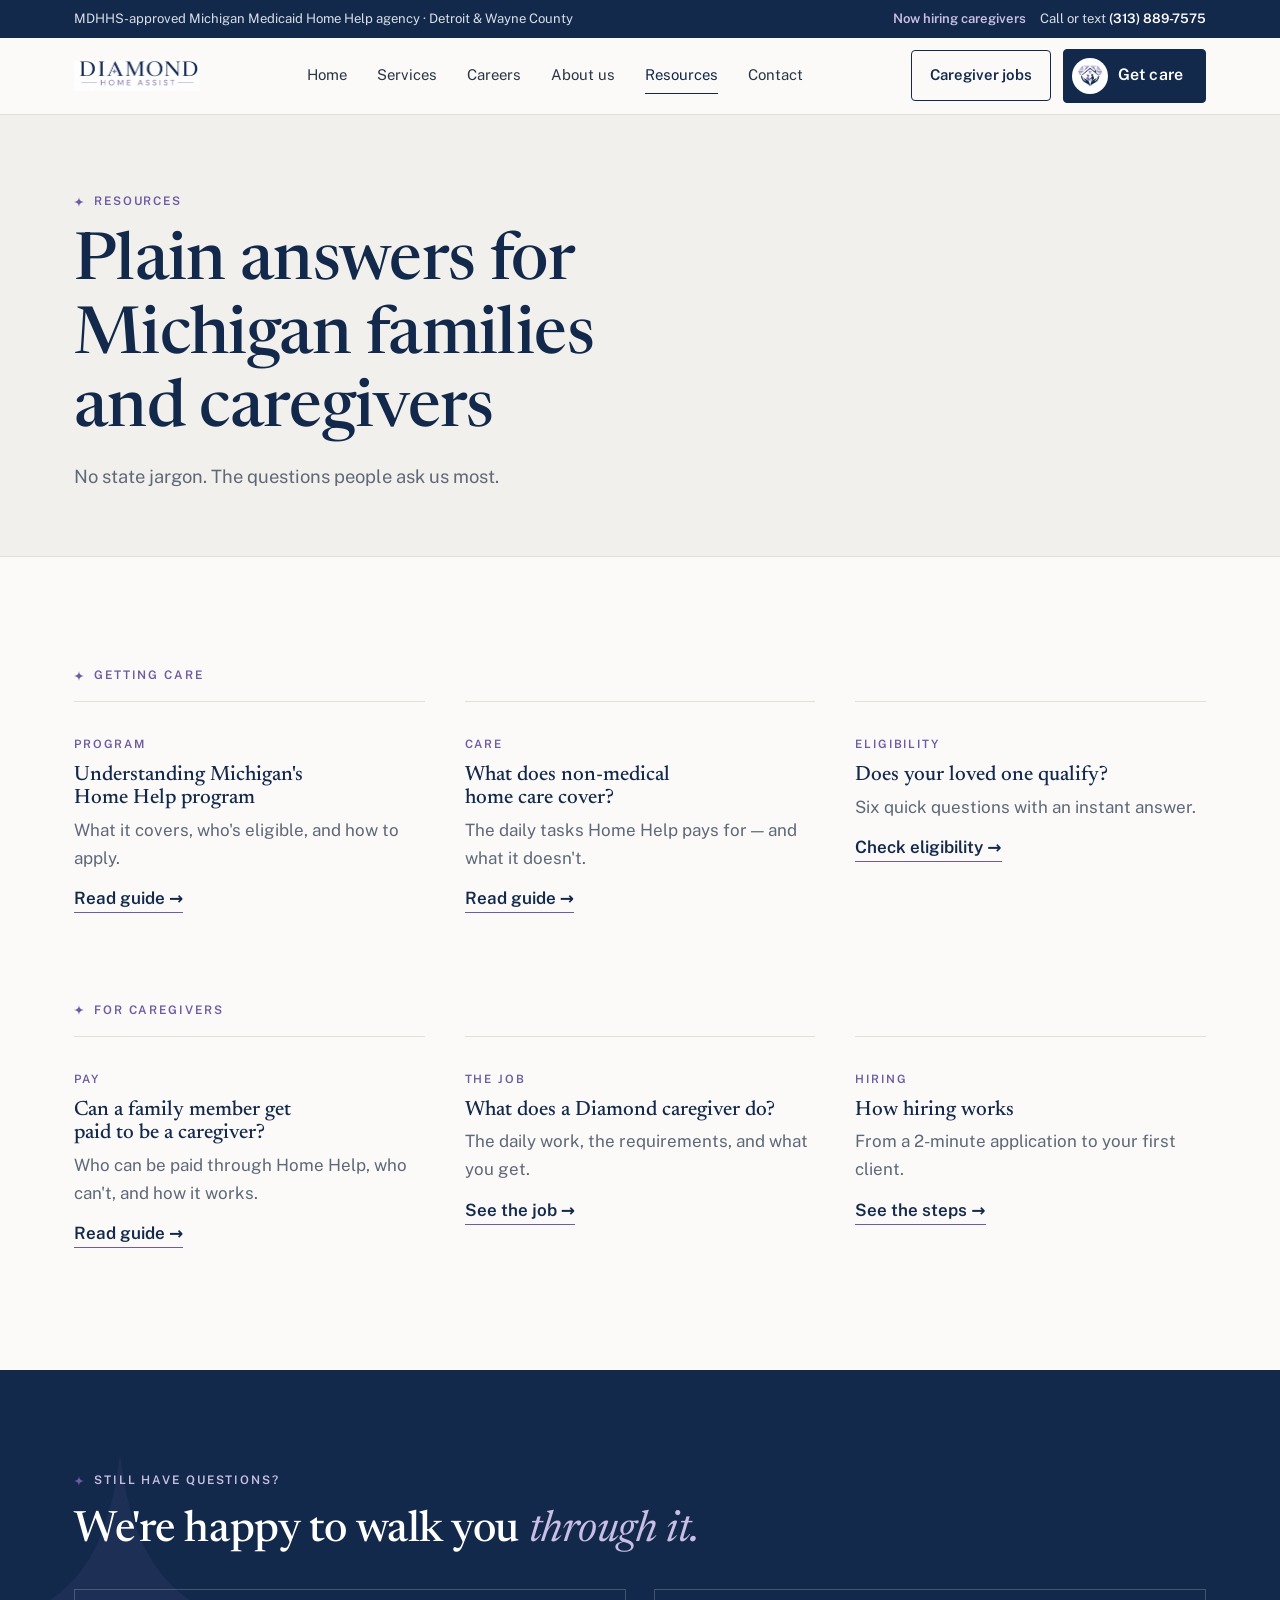
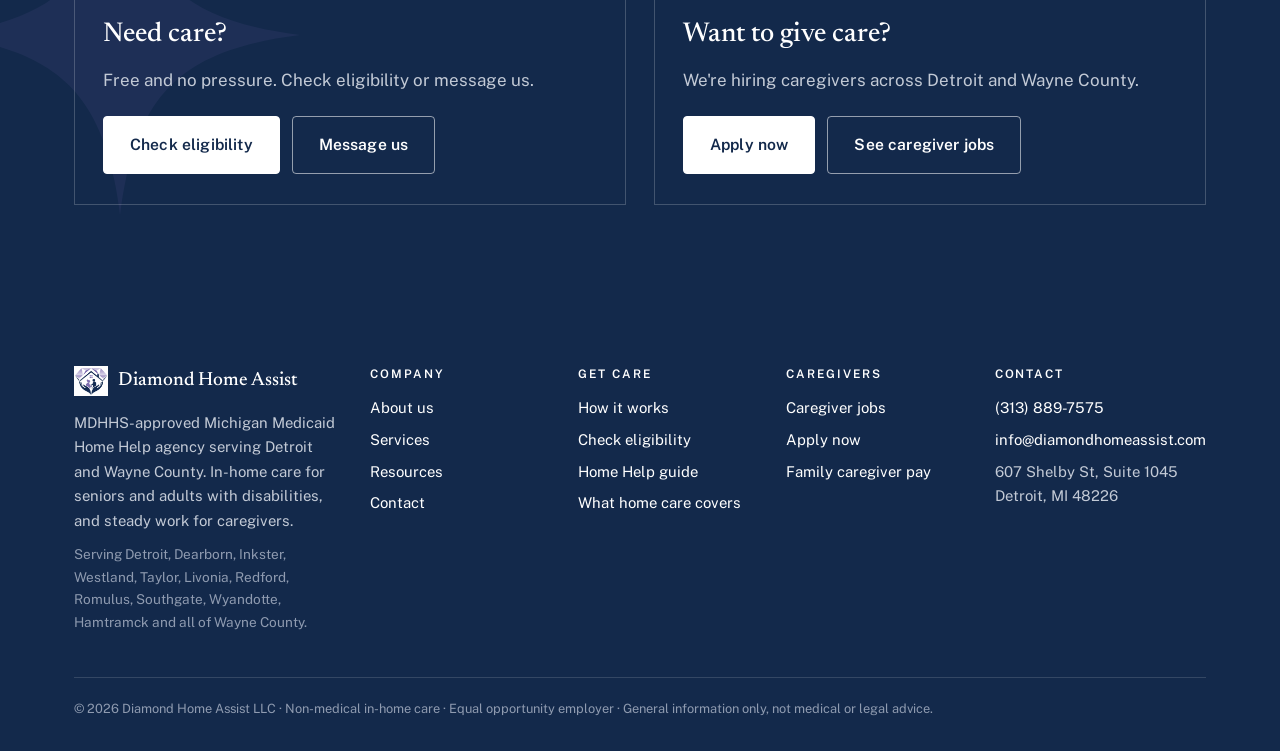
<file: articles.html>
<!DOCTYPE html>
<html lang="en">
<head>
<meta charset="utf-8">
<meta name="viewport" content="width=device-width, initial-scale=1">
<title>Resources | Diamond Home Assist – Michigan Home Help Guides</title>
<meta name="description" content="Plain-English guides to Michigan Medicaid Home Help: family caregiver pay, eligibility, and what in-home care covers.">
<link rel="icon" href="assets/mark-sm.png">
<link rel="preconnect" href="https://fonts.googleapis.com">
<link rel="preconnect" href="https://fonts.gstatic.com" crossorigin>
<link href="https://fonts.googleapis.com/css2?family=Newsreader:ital,opsz,wght@0,6..72,400;0,6..72,500;1,6..72,400;1,6..72,500&family=Public+Sans:wght@400;500;600&display=swap" rel="stylesheet">
<link rel="stylesheet" href="style.css">
<link rel="canonical" href="https://diamondhomeassist.com/articles.html">
</head>
<body>

<div class="topbar"><div class="wrap">
  <span class="tb-left">MDHHS-approved Michigan Medicaid Home Help agency · Detroit &amp; Wayne County</span>
  <span><a class="tb-hire" href="careers.html">Now hiring caregivers</a>Call or text <a href="tel:+13138897575">(313) 889-7575</a></span>
</div></div>

<header>
  <div class="wrap nav">
    <a class="brand" href="index.html" aria-label="Diamond Home Assist — home"><img class="wordmark" src="assets/wordmark.png" alt="Diamond Home Assist"></a>
    <nav class="links" id="menu"><a href="index.html">Home</a><a href="services.html">Services</a><a href="careers.html">Careers</a><a href="about.html">About us</a><a href="articles.html" class="active">Resources</a><a href="#contact" data-msg>Contact</a></nav>
    <div class="nav-right">
      <a class="nav-jobs" href="careers.html">Caregiver jobs</a>
      <a class="btn btn-primary nav-cta" href="eligibility.html"><span class="nav-emblem" aria-hidden="true"><img src="assets/mark-sm.png" alt=""></span>Get care</a>
      <button class="burger" aria-label="Open menu" aria-expanded="false" aria-controls="menu"><span></span><span></span><span></span></button>
    </div>
  </div>
</header>

<section class="page-hero"><div class="wrap">
  <span class="eyebrow">Resources</span>
  <h1>Plain answers for Michigan families and caregivers</h1>
  <p class="lead" style="margin-top:14px">No state jargon. The questions people ask us most.</p>
</div></section>

<section><div class="wrap">
  <div class="res-group">
    <span class="eyebrow">Getting care</span>
    <div class="grid3" style="margin-top:12px">
      <a class="card res" href="articles/home-help-guide.html"><span class="pill-tag">Program</span><h3>Understanding Michigan's Home Help program</h3><p>What it covers, who's eligible, and how to apply.</p><span class="more">Read guide →</span></a>
      <a class="card res" href="articles/what-home-care-covers.html"><span class="pill-tag">Care</span><h3>What does non-medical home care cover?</h3><p>The daily tasks Home Help pays for — and what it doesn't.</p><span class="more">Read guide →</span></a>
      <a class="card res" href="eligibility.html"><span class="pill-tag">Eligibility</span><h3>Does your loved one qualify?</h3><p>Six quick questions with an instant answer.</p><span class="more">Check eligibility →</span></a>
    </div>
  </div>
  <div class="res-group">
    <span class="eyebrow">For caregivers</span>
    <div class="grid3" style="margin-top:12px">
      <a class="card res" href="articles/family-caregiver-pay.html"><span class="pill-tag">Pay</span><h3>Can a family member get paid to be a caregiver?</h3><p>Who can be paid through Home Help, who can't, and how it works.</p><span class="more">Read guide →</span></a>
      <a class="card res" href="careers.html#what"><span class="pill-tag">The job</span><h3>What does a Diamond caregiver do?</h3><p>The daily work, the requirements, and what you get.</p><span class="more">See the job →</span></a>
      <a class="card res" href="careers.html#steps"><span class="pill-tag">Hiring</span><h3>How hiring works</h3><p>From a 2-minute application to your first client.</p><span class="more">See the steps →</span></a>
    </div>
  </div>
</div></section>

<section class="cta-final"><span class="star-mark" aria-hidden="true"></span>
  <div class="wrap cta-v3">
    <div class="cta-head">
      <span class="eyebrow">Still have questions?</span>
      <h2>We're happy to walk you <em>through it.</em></h2>
    </div>
    <div class="cta-dual">
      <div>
        <h3>Need care?</h3>
        <p>Free and no pressure. Check eligibility or message us.</p>
        <div class="hero-ctas">
          <a class="btn btn-light" href="eligibility.html">Check eligibility</a>
          <a class="btn btn-light-ghost" href="#contact" data-msg>Message us</a>
        </div>
      </div>
      <div>
        <h3>Want to give care?</h3>
        <p>We're hiring caregivers across Detroit and Wayne County.</p>
        <div class="hero-ctas">
          <a class="btn btn-light" href="https://form.jotform.com/263138129393158">Apply now</a>
          <a class="btn btn-light-ghost" href="careers.html">See caregiver jobs</a>
        </div>
      </div>
    </div>
  </div>
</section>

<footer>
  <div class="wrap">
    <div class="fgrid fgrid5">
      <div>
        <a class="brand" href="index.html"><img src="assets/mark-sm.png" alt="">Diamond Home Assist</a>
        <p style="margin-top:14px;max-width:340px">MDHHS-approved Michigan Medicaid Home Help agency serving Detroit and Wayne County. In-home care for seniors and adults with disabilities, and steady work for caregivers.</p>
        <p style="margin-top:10px;font-size:.85rem;color:#8f9bb0">Serving Detroit, Dearborn, Inkster, Westland, Taylor, Livonia, Redford, Romulus, Southgate, Wyandotte, Hamtramck and all of Wayne County.</p>
      </div>
      <div><h4>Company</h4><ul><li><a href="about.html">About us</a></li><li><a href="services.html">Services</a></li><li><a href="articles.html">Resources</a></li><li><a href="#contact" data-msg>Contact</a></li></ul></div>
      <div><h4>Get care</h4><ul><li><a href="index.html#how">How it works</a></li><li><a href="eligibility.html">Check eligibility</a></li><li><a href="articles/home-help-guide.html">Home Help guide</a></li><li><a href="articles/what-home-care-covers.html">What home care covers</a></li></ul></div>
      <div><h4>Caregivers</h4><ul><li><a href="careers.html">Caregiver jobs</a></li><li><a href="https://form.jotform.com/263138129393158">Apply now</a></li><li><a href="articles/family-caregiver-pay.html">Family caregiver pay</a></li></ul></div>
      <div><h4>Contact</h4><ul><li><a href="tel:+13138897575">(313) 889-7575</a></li><li><a href="mailto:info@diamondhomeassist.com">info@diamondhomeassist.com</a></li><li>607 Shelby St, Suite 1045<br>Detroit, MI 48226</li></ul></div>
    </div>
    <div class="legal">© 2026 Diamond Home Assist LLC · Non-medical in-home care · Equal opportunity employer · General information only, not medical or legal advice.</div>
  </div>
</footer>

<div class="callbar">
  <a class="btn btn-primary" href="tel:+13138897575">Call now</a>
  <a class="btn btn-ghost" href="#contact" data-msg>Message us</a>
</div>

<div class="msg-modal" id="msgModal" hidden>
  <div class="msg-box" role="dialog" aria-modal="true" aria-labelledby="msgTitle">
    <button class="msg-close" aria-label="Close">×</button>
    <h3 id="msgTitle">How would you like to reach us?</h3>
    <p>We usually reply within one business day.</p>
    <a class="msg-opt" href="tel:+13138897575"><span><svg viewBox="0 0 24 24" fill="none" stroke="currentColor" stroke-width="1.6" aria-hidden="true"><path d="M5 4h4l2 5-2.5 1.5a11 11 0 0 0 5 5L15 13l5 2v4a2 2 0 0 1-2 2A16 16 0 0 1 3 6a2 2 0 0 1 2-2"/></svg></span><div><strong>Call us</strong><small>(313) 889-7575</small></div></a>
    <a class="msg-opt" href="sms:+13138897575"><span><svg viewBox="0 0 24 24" fill="none" stroke="currentColor" stroke-width="1.6" aria-hidden="true"><path d="M4 5h16v11H8l-4 4z"/></svg></span><div><strong>Send a text</strong><small>(313) 889-7575</small></div></a>
    <a class="msg-opt" href="mailto:info@diamondhomeassist.com?subject=Question%20about%20Home%20Help"><span><svg viewBox="0 0 24 24" fill="none" stroke="currentColor" stroke-width="1.6" aria-hidden="true"><rect x="3" y="5" width="18" height="14"/><path d="m3 6 9 7 9-7"/></svg></span><div><strong>Email us</strong><small>info@diamondhomeassist.com</small></div></a>
    <a class="msg-opt" href="eligibility.html"><span><svg viewBox="0 0 24 24" fill="none" stroke="currentColor" stroke-width="1.6" aria-hidden="true"><path d="m5 12 4 4 10-10"/></svg></span><div><strong>Check if you qualify for care</strong><small>Six quick questions, instant answer</small></div></a>
    <a class="msg-opt" href="https://form.jotform.com/263137814450152"><span><svg viewBox="0 0 24 24" fill="none" stroke="currentColor" stroke-width="1.6" aria-hidden="true"><rect x="5" y="3" width="14" height="18" rx="1"/><path d="M8 8h8M8 12h8M8 16h5"/></svg></span><div><strong>Fill out the intake form</strong><small>Get care started · about 10 minutes</small></div></a>
    <a class="msg-opt" href="https://form.jotform.com/263138129393158"><span><svg viewBox="0 0 24 24" fill="none" stroke="currentColor" stroke-width="1.6" aria-hidden="true"><path d="M12 3l2.5 6.5L21 12l-6.5 2.5L12 21l-2.5-6.5L3 12l6.5-2.5z"/></svg></span><div><strong>Apply to be a caregiver</strong><small>About 3 minutes</small></div></a>
  </div>
</div>
<script>
(function(){
  var m=document.getElementById('msgModal'),b=document.querySelector('.burger'),menu=document.getElementById('menu');
  function open(e){e&&e.preventDefault();m.hidden=false;menu.classList.remove('open');b.setAttribute('aria-expanded','false')}
  document.querySelectorAll('[data-msg]').forEach(function(a){a.addEventListener('click',open)});
  m.addEventListener('click',function(e){if(e.target===m||e.target.classList.contains('msg-close'))m.hidden=true});
  m.querySelectorAll('.msg-opt').forEach(function(a){a.addEventListener('click',function(){m.hidden=true})});
  document.addEventListener('keydown',function(e){if(e.key==='Escape')m.hidden=true});
  b.addEventListener('click',function(){var o=menu.classList.toggle('open');b.setAttribute('aria-expanded',o)});
})();
</script>
</body>
</html>
</file>
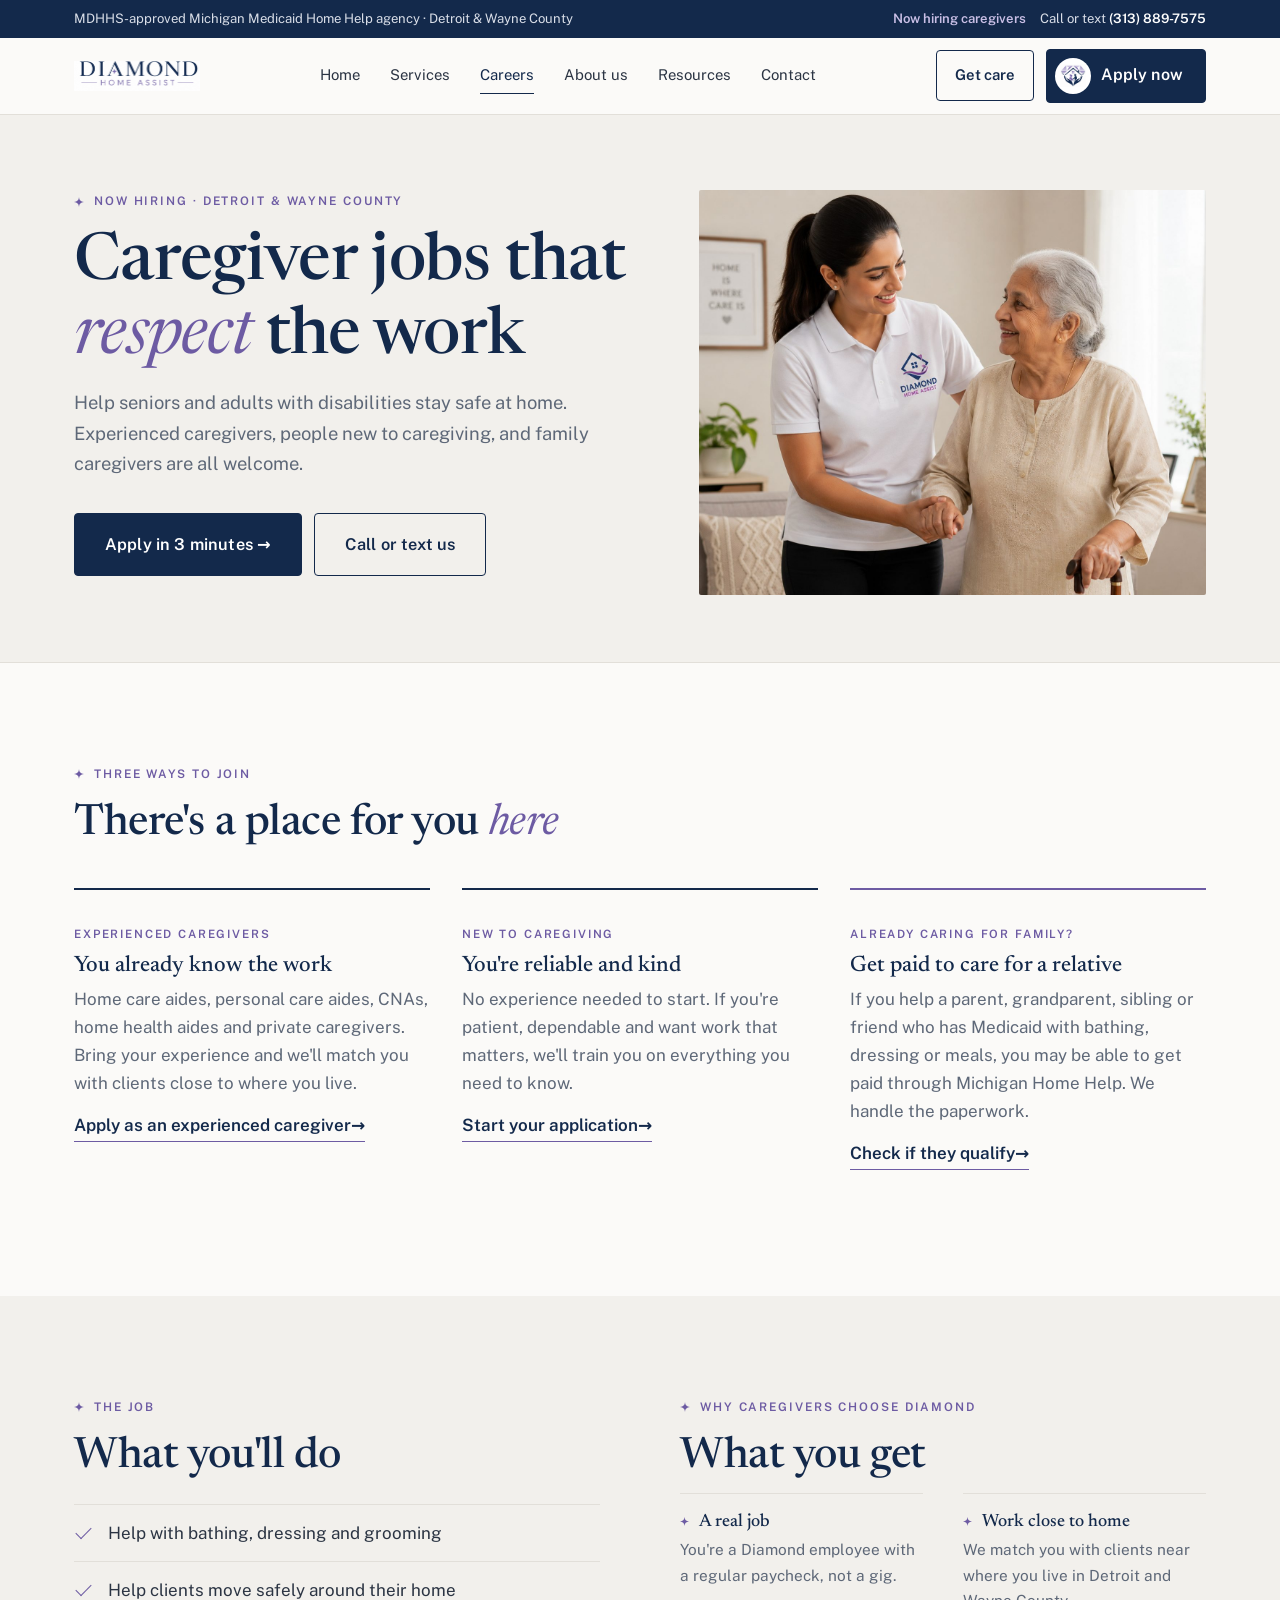
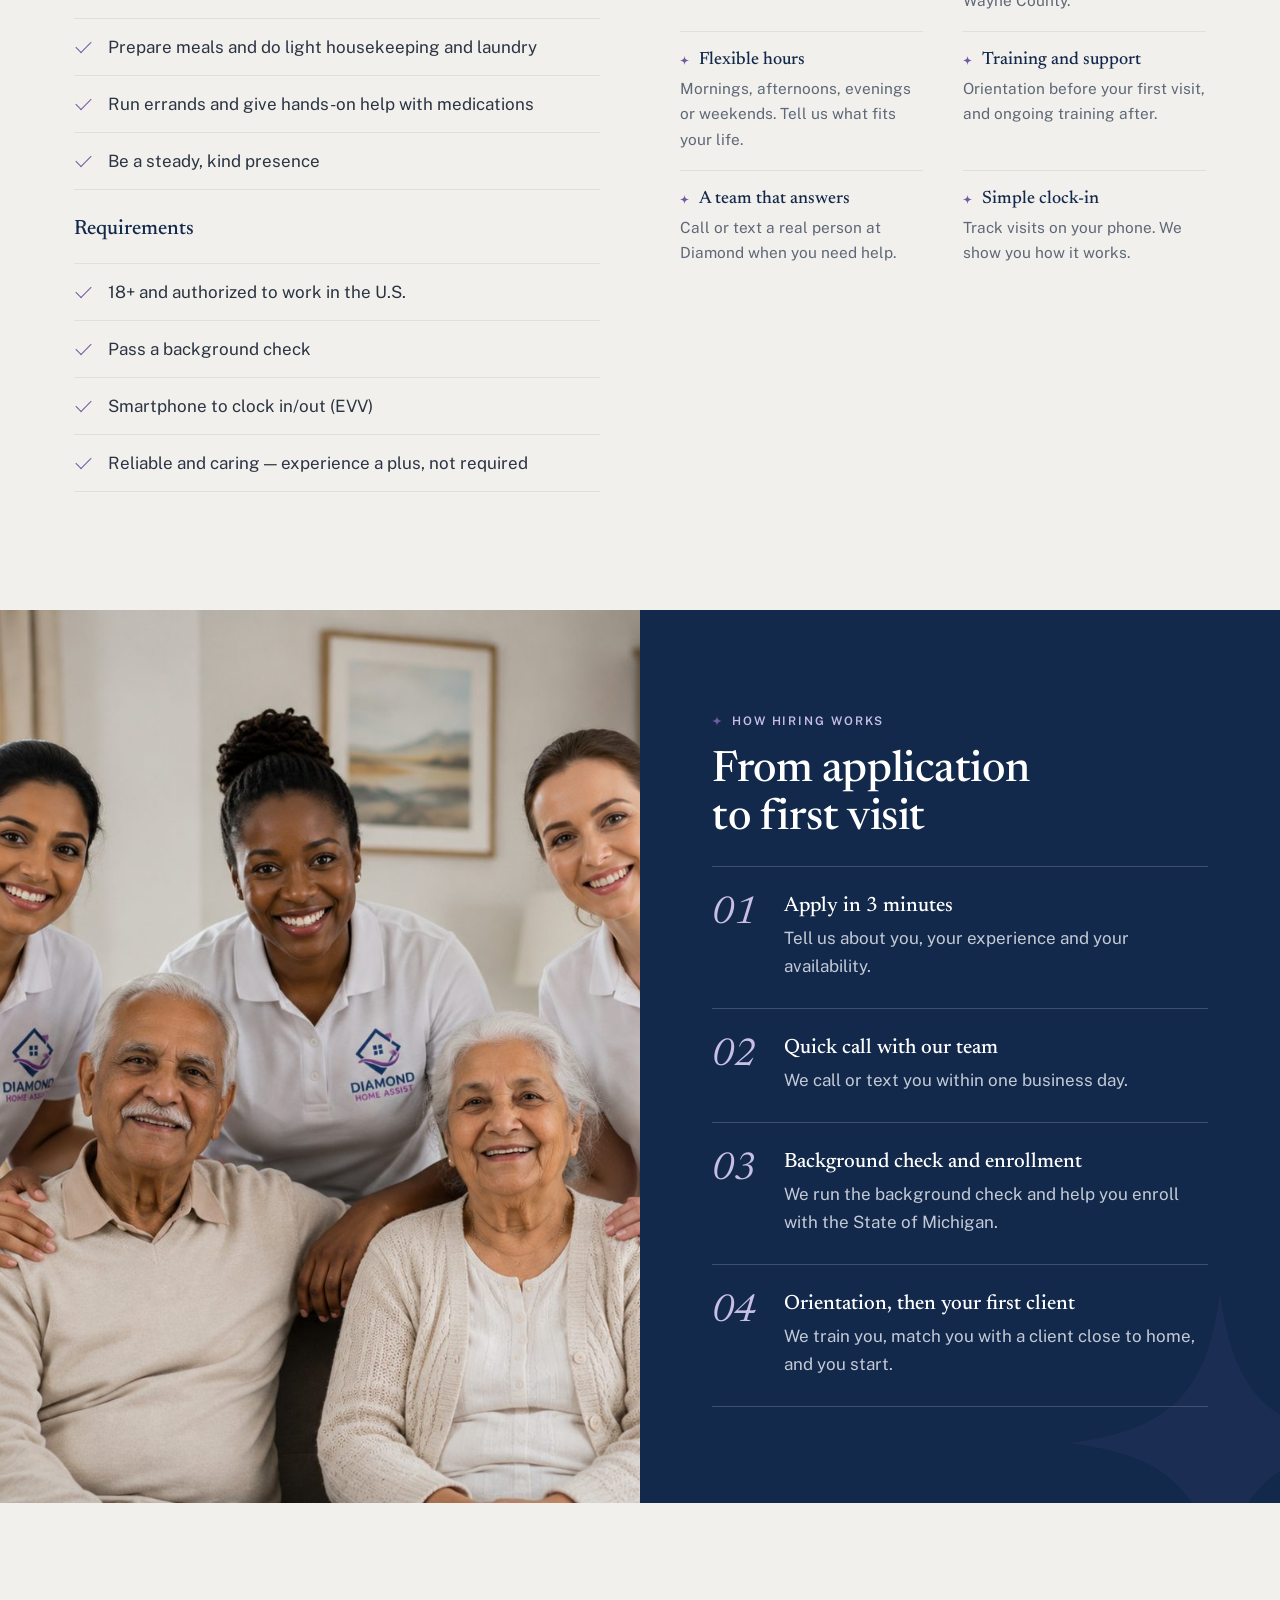
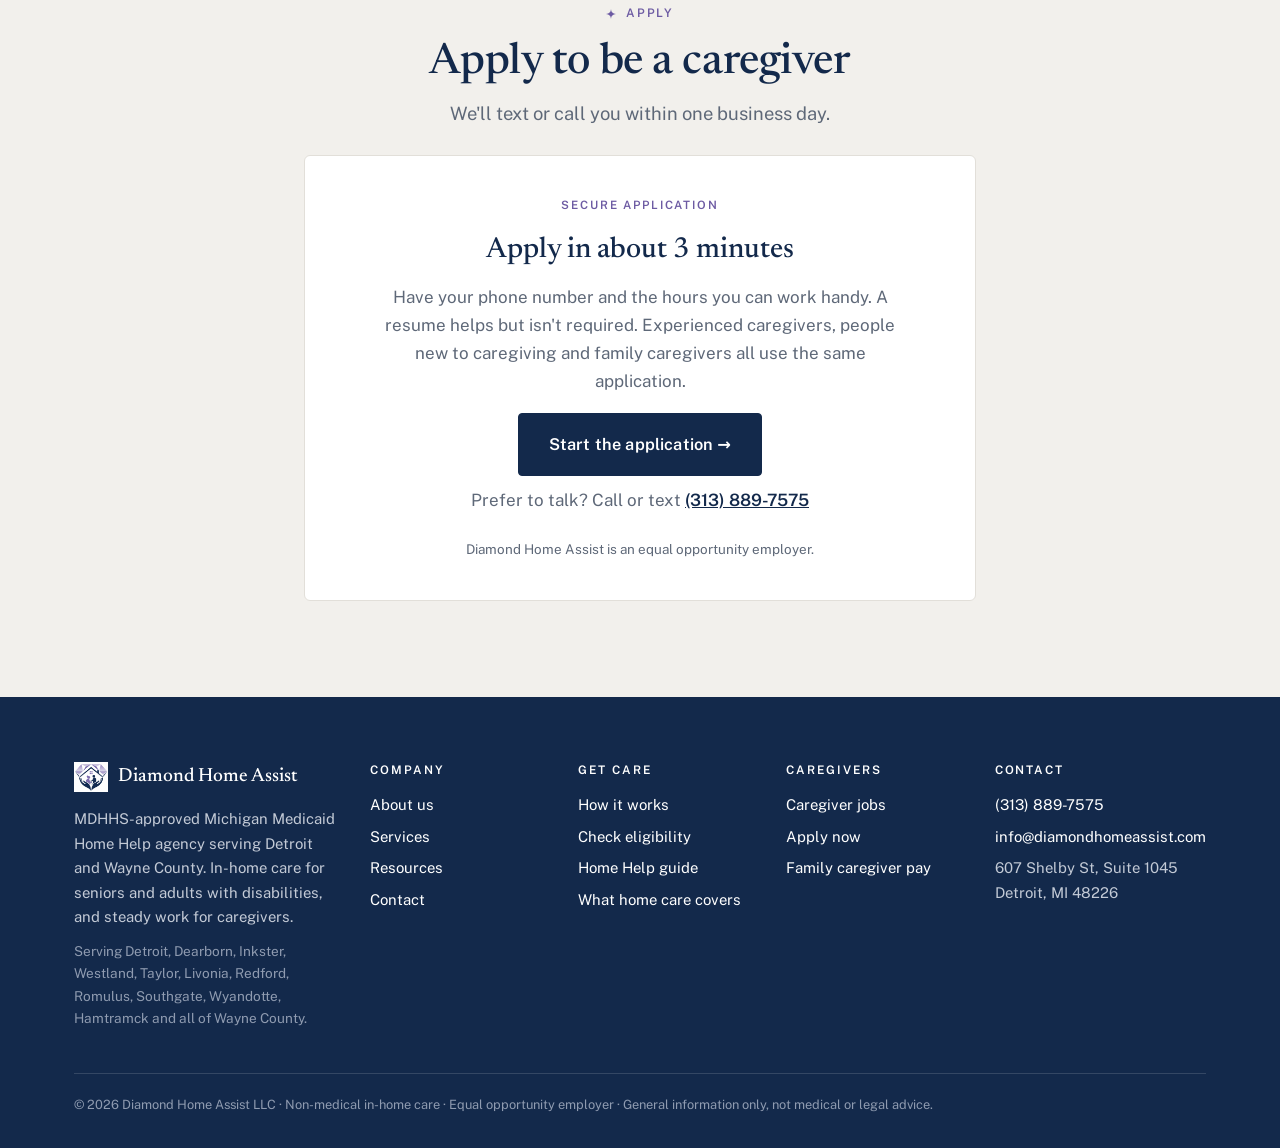
<file: careers.html>
<!DOCTYPE html>
<html lang="en">
<head>
<meta charset="utf-8">
<meta name="viewport" content="width=device-width, initial-scale=1">
<title>Caregiver Jobs in Detroit &amp; Wayne County | Diamond Home Assist</title>
<meta name="description" content="Now hiring home caregivers in Detroit and Wayne County: home care aides, personal care aides, CNAs, home health aides, people new to caregiving, and family caregivers. Apply in 3 minutes.">
<link rel="icon" href="assets/mark-sm.png">
<link rel="preconnect" href="https://fonts.googleapis.com">
<link rel="preconnect" href="https://fonts.gstatic.com" crossorigin>
<link href="https://fonts.googleapis.com/css2?family=Newsreader:ital,opsz,wght@0,6..72,400;0,6..72,500;1,6..72,400;1,6..72,500&family=Public+Sans:wght@400;500;600&display=swap" rel="stylesheet">
<link rel="stylesheet" href="style.css">
<link rel="canonical" href="https://diamondhomeassist.com/careers.html">
<meta property="og:title" content="Caregiver jobs in Detroit | Diamond Home Assist">
<meta property="og:description" content="Experienced or new to caregiving, work close to home with a team that picks up the phone. Apply in 3 minutes.">
<meta property="og:image" content="https://diamondhomeassist.com/assets/og-image.jpg">
</head>
<body>

<div class="topbar"><div class="wrap">
  <span class="tb-left">MDHHS-approved Michigan Medicaid Home Help agency · Detroit &amp; Wayne County</span>
  <span><a class="tb-hire" href="careers.html">Now hiring caregivers</a>Call or text <a href="tel:+13138897575">(313) 889-7575</a></span>
</div></div>

<header>
  <div class="wrap nav">
    <a class="brand" href="index.html" aria-label="Diamond Home Assist — home"><img class="wordmark" src="assets/wordmark.png" alt="Diamond Home Assist"></a>
    <nav class="links" id="menu"><a href="index.html">Home</a><a href="services.html">Services</a><a href="careers.html" class="active">Careers</a><a href="about.html">About us</a><a href="articles.html">Resources</a><a href="#contact" data-msg>Contact</a></nav>
    <div class="nav-right">
      <a class="nav-jobs" href="eligibility.html">Get care</a>
      <a class="btn btn-primary nav-cta" href="#apply"><span class="nav-emblem" aria-hidden="true"><img src="assets/mark-sm.png" alt=""></span>Apply now</a>
      <button class="burger" aria-label="Open menu" aria-expanded="false" aria-controls="menu"><span></span><span></span><span></span></button>
    </div>
  </div>
</header>

<section class="page-hero split-hero">
  <div class="wrap">
    <div>
      <span class="eyebrow">Now hiring · Detroit &amp; Wayne County</span>
      <h1>Caregiver jobs that <em>respect</em> the work</h1>
      <p class="lead" style="margin-top:14px">Help seniors and adults with disabilities stay safe at home. Experienced caregivers, people new to caregiving, and family caregivers are all welcome.</p>
      <div class="hero-ctas">
        <a class="btn btn-primary btn-lg" href="#apply">Apply in 3 minutes →</a>
        <a class="btn btn-ghost btn-lg" href="tel:+13138897575">Call or text us</a>
      </div>
    </div>
    <img src="assets/caregiver-pro.jpg" alt="A Diamond caregiver in uniform helping an older woman walk at home">
  </div>
</section>

<section>
  <div class="wrap">
    <div class="section-head">
      <span class="eyebrow">Three ways to join</span>
      <h2>There's a place for you <em>here</em></h2>
    </div>
    <div class="join">
      <div class="card">
        <span class="pill-tag">Experienced caregivers</span>
        <h3>You already know the work</h3>
        <p>Home care aides, personal care aides, CNAs, home health aides and private caregivers. Bring your experience and we'll match you with clients close to where you live.</p>
        <a class="text-link" href="#apply">Apply as an experienced caregiver</a>
      </div>
      <div class="card">
        <span class="pill-tag">New to caregiving</span>
        <h3>You're reliable and kind</h3>
        <p>No experience needed to start. If you're patient, dependable and want work that matters, we'll train you on everything you need to know.</p>
        <a class="text-link" href="#apply">Start your application</a>
      </div>
      <div class="card fam">
        <span class="pill-tag">Already caring for family?</span>
        <h3>Get paid to care for a relative</h3>
        <p>If you help a parent, grandparent, sibling or friend who has Medicaid with bathing, dressing or meals, you may be able to get paid through Michigan Home Help. We handle the paperwork.</p>
        <a class="text-link" href="eligibility.html">Check if they qualify</a>
      </div>
    </div>
  </div>
</section>

<section class="alt" id="what">
  <div class="wrap grid2" style="align-items:start">
    <div>
      <span class="eyebrow">The job</span>
      <h2>What you'll do</h2>
      <ul class="check">
        <li>Help with bathing, dressing and grooming</li>
        <li>Help clients move safely around their home</li>
        <li>Prepare meals and do light housekeeping and laundry</li>
        <li>Run errands and give hands-on help with medications</li>
        <li>Be a steady, kind presence</li>
      </ul>
      <h3 style="margin-top:28px">Requirements</h3>
      <ul class="check">
        <li>18+ and authorized to work in the U.S.</li>
        <li>Pass a background check</li>
        <li>Smartphone to clock in/out (EVV)</li>
        <li>Reliable and caring — experience a plus, not required</li>
      </ul>
    </div>
    <div>
      <span class="eyebrow">Why caregivers choose Diamond</span>
      <h2>What you get</h2>
      <div class="perks">
        <div><h3>A real job</h3><p>You're a Diamond employee with a regular paycheck, not a gig.</p></div>
        <div><h3>Work close to home</h3><p>We match you with clients near where you live in Detroit and Wayne County.</p></div>
        <div><h3>Flexible hours</h3><p>Mornings, afternoons, evenings or weekends. Tell us what fits your life.</p></div>
        <div><h3>Training and support</h3><p>Orientation before your first visit, and ongoing training after.</p></div>
        <div><h3>A team that answers</h3><p>Call or text a real person at Diamond when you need help.</p></div>
        <div><h3>Simple clock-in</h3><p>Track visits on your phone. We show you how it works.</p></div>
      </div>
    </div>
  </div>
</section>

<section class="quote-band" id="steps">
  <div class="quote-grid">
    <img src="assets/team-caregivers.jpg" alt="Diamond caregivers in uniform with an older couple at home">
    <div class="quote-text">
      <span class="eyebrow">How hiring works</span>
      <h2>From application to first visit</h2>
      <ol class="steps" style="margin-top:22px">
        <li style="border-color:rgba(255,255,255,.18)"><span class="n" style="color:#c9bfe6">01</span><div><h3 style="color:#fff">Apply in 3 minutes</h3><p style="color:#c3cad6">Tell us about you, your experience and your availability.</p></div></li>
        <li style="border-color:rgba(255,255,255,.18)"><span class="n" style="color:#c9bfe6">02</span><div><h3 style="color:#fff">Quick call with our team</h3><p style="color:#c3cad6">We call or text you within one business day.</p></div></li>
        <li style="border-color:rgba(255,255,255,.18)"><span class="n" style="color:#c9bfe6">03</span><div><h3 style="color:#fff">Background check and enrollment</h3><p style="color:#c3cad6">We run the background check and help you enroll with the State of Michigan.</p></div></li>
        <li style="border-color:rgba(255,255,255,.18)"><span class="n" style="color:#c9bfe6">04</span><div><h3 style="color:#fff">Orientation, then your first client</h3><p style="color:#c3cad6">We train you, match you with a client close to home, and you start.</p></div></li>
      </ol>
    </div>
  </div>
</section>

<section id="apply" class="form-section">
  <div class="wrap" style="max-width:720px">
    <div class="center" style="margin-bottom:26px"><span class="eyebrow">Apply</span><h2>Apply to be a caregiver</h2><p class="lead">We'll text or call you within one business day.</p></div>
    <div class="form-card apply-card">
      <span class="pill-tag">Secure application</span>
      <h3>Apply in about 3 minutes</h3>
      <p>Have your phone number and the hours you can work handy. A resume helps but isn't required. Experienced caregivers, people new to caregiving and family caregivers all use the same application.</p>
      <a class="btn btn-primary btn-lg" href="https://form.jotform.com/263138129393158">Start the application →</a>
      <p class="apply-alt">Prefer to talk? Call or text <a href="tel:+13138897575">(313) 889-7575</a></p>
      <p class="fine">Diamond Home Assist is an equal opportunity employer.</p>
    </div>
  </div>
</section>

<footer>
  <div class="wrap">
    <div class="fgrid fgrid5">
      <div>
        <a class="brand" href="index.html"><img src="assets/mark-sm.png" alt="">Diamond Home Assist</a>
        <p style="margin-top:14px;max-width:340px">MDHHS-approved Michigan Medicaid Home Help agency serving Detroit and Wayne County. In-home care for seniors and adults with disabilities, and steady work for caregivers.</p>
        <p style="margin-top:10px;font-size:.85rem;color:#8f9bb0">Serving Detroit, Dearborn, Inkster, Westland, Taylor, Livonia, Redford, Romulus, Southgate, Wyandotte, Hamtramck and all of Wayne County.</p>
      </div>
      <div><h4>Company</h4><ul><li><a href="about.html">About us</a></li><li><a href="services.html">Services</a></li><li><a href="articles.html">Resources</a></li><li><a href="#contact" data-msg>Contact</a></li></ul></div>
      <div><h4>Get care</h4><ul><li><a href="index.html#how">How it works</a></li><li><a href="eligibility.html">Check eligibility</a></li><li><a href="articles/home-help-guide.html">Home Help guide</a></li><li><a href="articles/what-home-care-covers.html">What home care covers</a></li></ul></div>
      <div><h4>Caregivers</h4><ul><li><a href="careers.html">Caregiver jobs</a></li><li><a href="https://form.jotform.com/263138129393158">Apply now</a></li><li><a href="articles/family-caregiver-pay.html">Family caregiver pay</a></li></ul></div>
      <div><h4>Contact</h4><ul><li><a href="tel:+13138897575">(313) 889-7575</a></li><li><a href="mailto:info@diamondhomeassist.com">info@diamondhomeassist.com</a></li><li>607 Shelby St, Suite 1045<br>Detroit, MI 48226</li></ul></div>
    </div>
    <div class="legal">© 2026 Diamond Home Assist LLC · Non-medical in-home care · Equal opportunity employer · General information only, not medical or legal advice.</div>
  </div>
</footer>

<div class="callbar">
  <a class="btn btn-primary" href="#apply">Apply now</a>
  <a class="btn btn-ghost" href="tel:+13138897575">Call us</a>
</div>

<div class="msg-modal" id="msgModal" hidden>
  <div class="msg-box" role="dialog" aria-modal="true" aria-labelledby="msgTitle">
    <button class="msg-close" aria-label="Close">×</button>
    <h3 id="msgTitle">How would you like to reach us?</h3>
    <p>We usually reply within one business day.</p>
    <a class="msg-opt" href="tel:+13138897575"><span><svg viewBox="0 0 24 24" fill="none" stroke="currentColor" stroke-width="1.6" aria-hidden="true"><path d="M5 4h4l2 5-2.5 1.5a11 11 0 0 0 5 5L15 13l5 2v4a2 2 0 0 1-2 2A16 16 0 0 1 3 6a2 2 0 0 1 2-2"/></svg></span><div><strong>Call us</strong><small>(313) 889-7575</small></div></a>
    <a class="msg-opt" href="sms:+13138897575"><span><svg viewBox="0 0 24 24" fill="none" stroke="currentColor" stroke-width="1.6" aria-hidden="true"><path d="M4 5h16v11H8l-4 4z"/></svg></span><div><strong>Send a text</strong><small>(313) 889-7575</small></div></a>
    <a class="msg-opt" href="mailto:info@diamondhomeassist.com?subject=Caregiver%20job%20question"><span><svg viewBox="0 0 24 24" fill="none" stroke="currentColor" stroke-width="1.6" aria-hidden="true"><rect x="3" y="5" width="18" height="14"/><path d="m3 6 9 7 9-7"/></svg></span><div><strong>Email us</strong><small>info@diamondhomeassist.com</small></div></a>
    <a class="msg-opt" href="https://form.jotform.com/263138129393158"><span><svg viewBox="0 0 24 24" fill="none" stroke="currentColor" stroke-width="1.6" aria-hidden="true"><path d="M12 3l2.5 6.5L21 12l-6.5 2.5L12 21l-2.5-6.5L3 12l6.5-2.5z"/></svg></span><div><strong>Apply to be a caregiver</strong><small>About 3 minutes</small></div></a>
  </div>
</div>
<script>
(function(){
  var m=document.getElementById('msgModal'),b=document.querySelector('.burger'),menu=document.getElementById('menu');
  function open(e){e&&e.preventDefault();m.hidden=false;menu.classList.remove('open');b.setAttribute('aria-expanded','false')}
  document.querySelectorAll('[data-msg]').forEach(function(a){a.addEventListener('click',open)});
  m.addEventListener('click',function(e){if(e.target===m||e.target.classList.contains('msg-close'))m.hidden=true});
  m.querySelectorAll('.msg-opt').forEach(function(a){a.addEventListener('click',function(){m.hidden=true})});
  document.addEventListener('keydown',function(e){if(e.key==='Escape')m.hidden=true});
  b.addEventListener('click',function(){var o=menu.classList.toggle('open');b.setAttribute('aria-expanded',o)});
})();
</script>
</body>
</html>
</file>
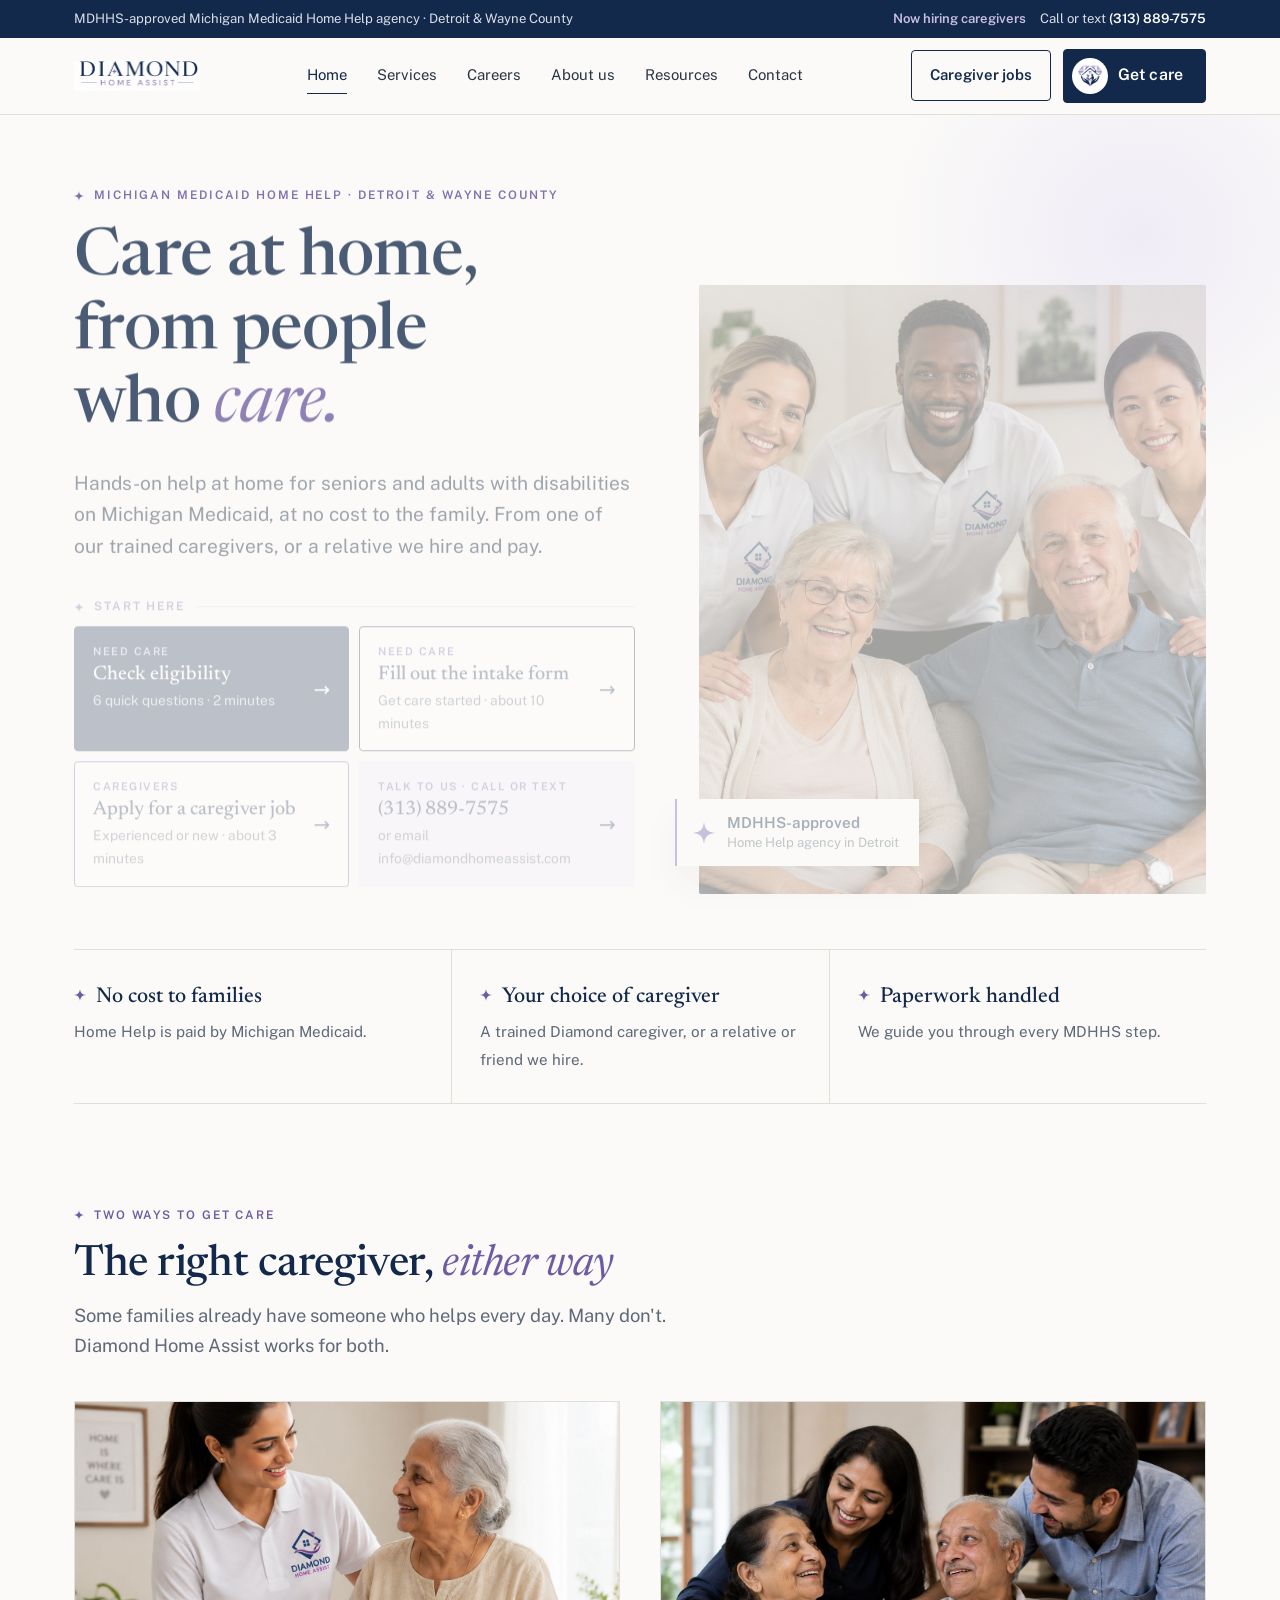
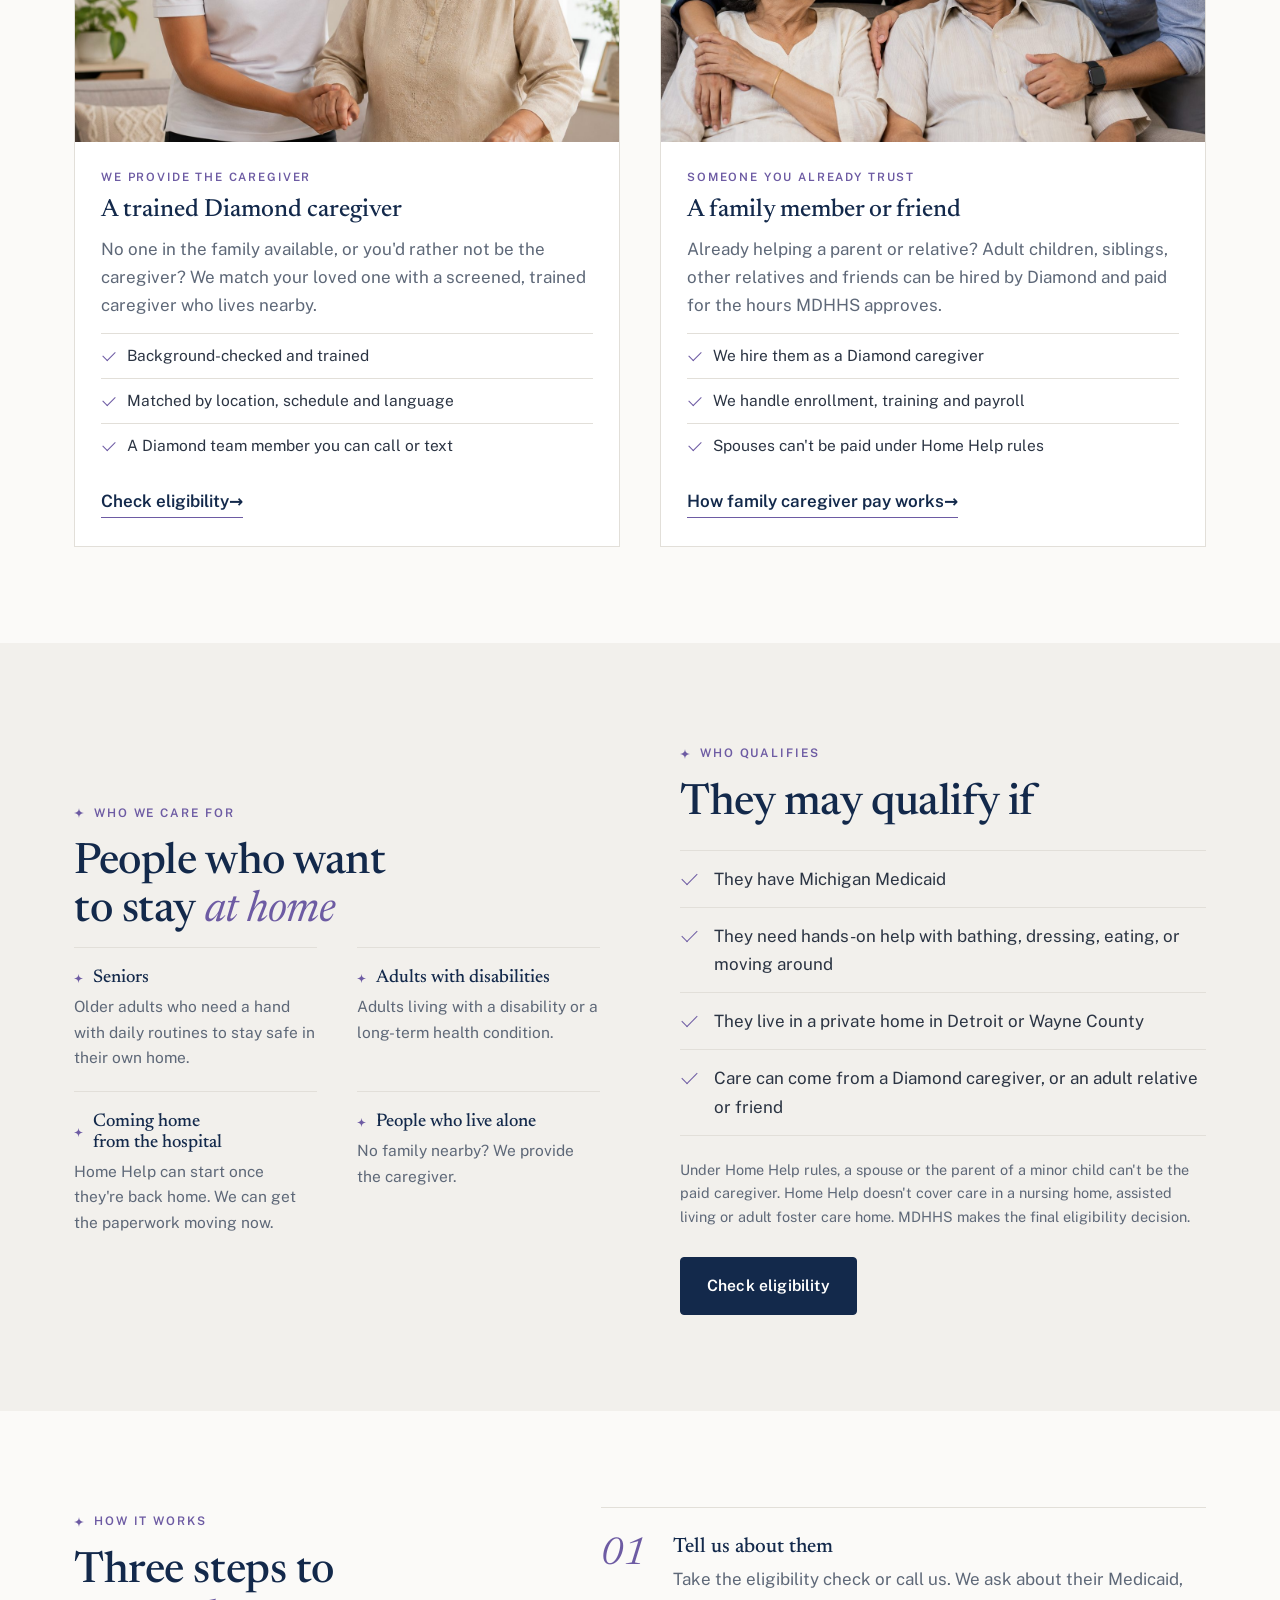
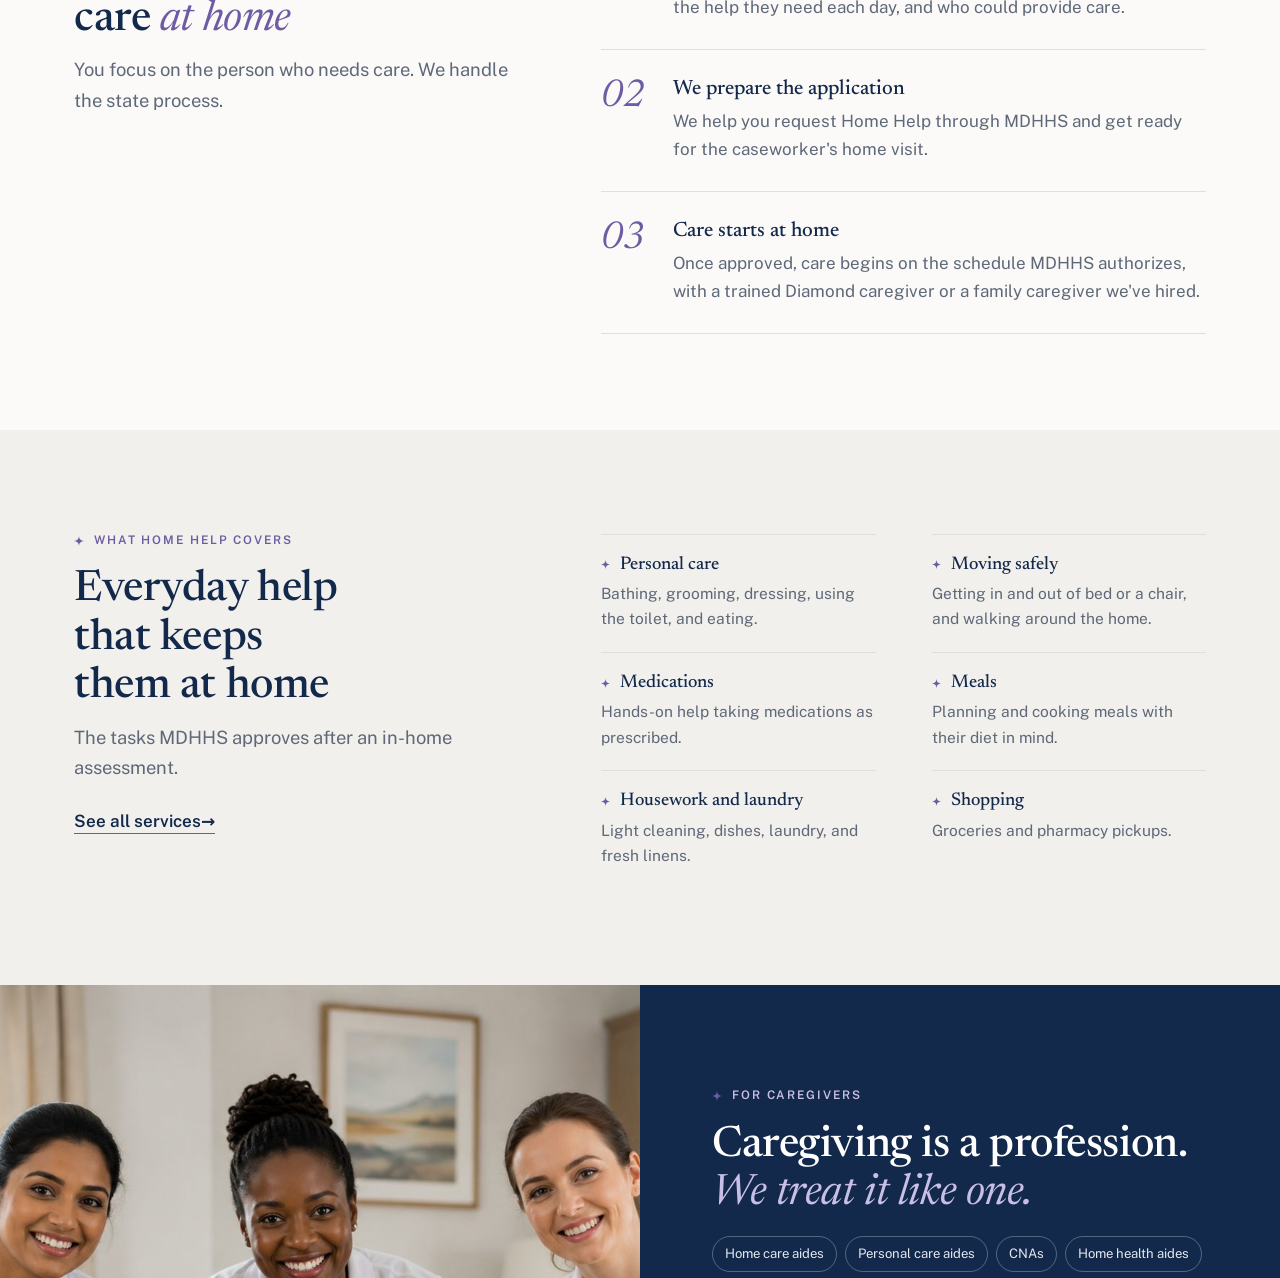
<file: contact.html>
<!DOCTYPE html>
<html lang="en"><head><meta charset="utf-8"><meta http-equiv="refresh" content="0; url=index.html">
<link rel="canonical" href="https://diamondhomeassist.com/"><title>Contact | Diamond Home Assist</title></head>
<body><p>Redirecting… <a href="eligibility.html">Get care</a>, <a href="careers.html">see caregiver jobs</a>, or call <a href="tel:+13138897575">(313) 889-7575</a>.</p></body></html>
</file>
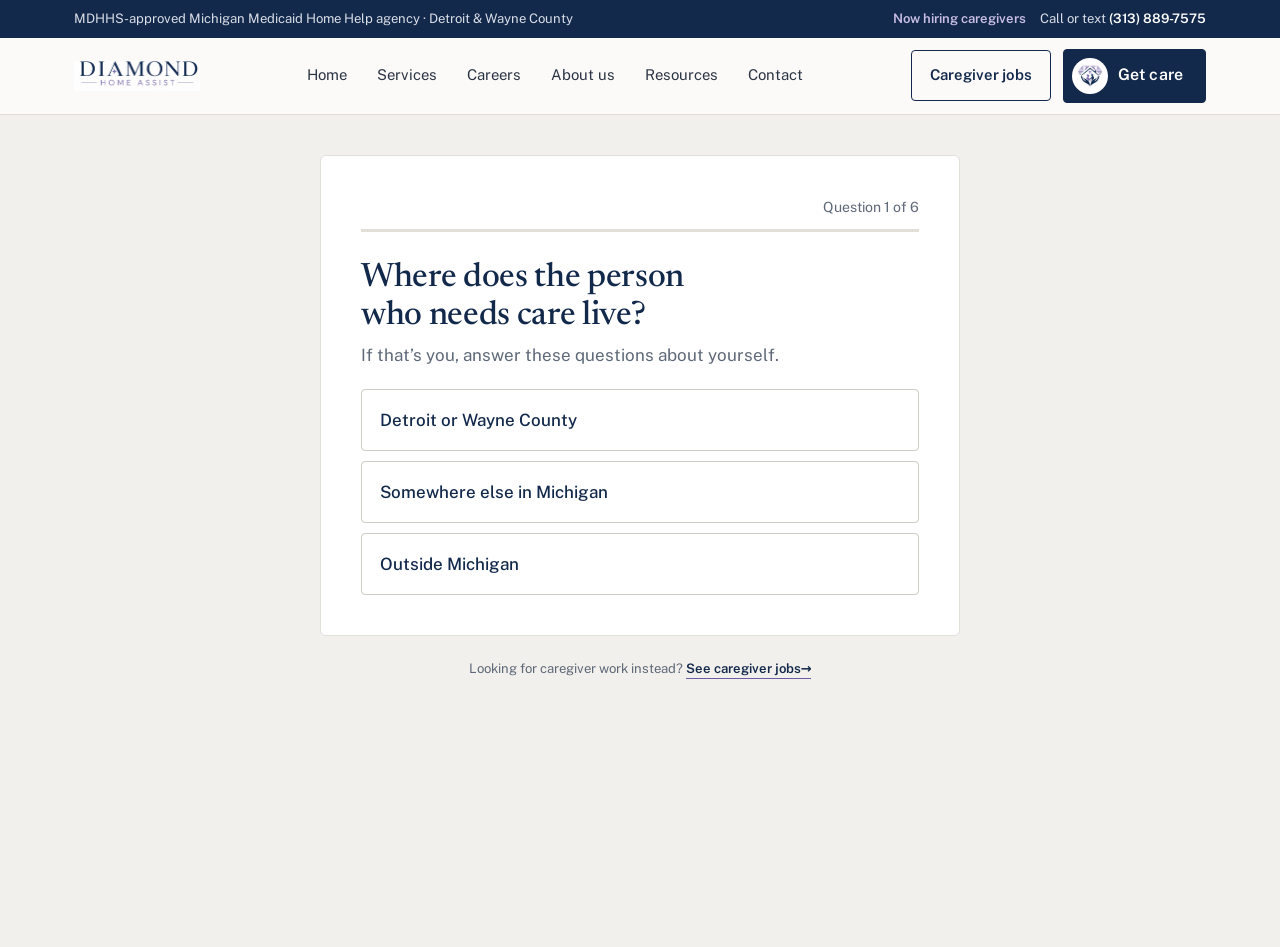
<file: eligibility.html>
<!DOCTYPE html>
<html lang="en">
<head>
<meta charset="utf-8">
<meta name="viewport" content="width=device-width, initial-scale=1">
<title>Check If You Qualify for In-Home Care | Diamond Home Assist – Michigan Home Help</title>
<meta name="description" content="Answer 6 quick questions and find out on the spot if you or your loved one may qualify for in-home care through Michigan Medicaid Home Help, with a trained Diamond caregiver or a family caregiver we hire.">
<link rel="icon" href="assets/mark-sm.png">
<link rel="preconnect" href="https://fonts.googleapis.com">
<link rel="preconnect" href="https://fonts.gstatic.com" crossorigin>
<link href="https://fonts.googleapis.com/css2?family=Newsreader:ital,opsz,wght@0,6..72,400;0,6..72,500;1,6..72,400;1,6..72,500&family=Public+Sans:wght@400;500;600&display=swap" rel="stylesheet">
<link rel="stylesheet" href="style.css">
<link rel="canonical" href="https://diamondhomeassist.com/eligibility.html">
<meta property="og:title" content="Do you qualify for in-home care? | Diamond Home Assist">
<meta property="og:description" content="6 quick questions. Instant answer. Michigan Medicaid Home Help — Detroit & Wayne County.">
<meta property="og:image" content="https://diamondhomeassist.com/assets/og-image.jpg">
<style>
.quiz-wrap{min-height:calc(100vh - 68px);background:var(--stone);padding:40px 0 80px}
.quiz{max-width:640px;margin:0 auto;background:#fff;border-radius:6px;border:1px solid var(--line);padding:28px}
@media(min-width:700px){.quiz{padding:40px}}
.q-top{display:flex;justify-content:space-between;align-items:center;font-size:.88rem;color:var(--muted);margin-bottom:10px}
.q-back{background:none;border:0;color:var(--teal);font-weight:700;cursor:pointer;font-family:inherit;font-size:.92rem;padding:0}
.q-back[hidden]{visibility:hidden;display:inline}
.bar{height:8px;background:var(--line);border-radius:0;overflow:hidden;margin-bottom:28px}
.bar i{display:block;height:100%;width:0;background:var(--teal);border-radius:0;transition:width .3s}
.step h2{font-size:clamp(1.6rem,4vw,2.1rem);margin-bottom:6px}
.step .hint{color:var(--muted);margin-bottom:20px}
.choices{display:grid;gap:10px}
.choice{display:flex;align-items:center;gap:12px;width:100%;text-align:left;padding:16px 18px;border:1px solid #cfccc5;border-radius:4px;background:#fff;font:inherit;font-weight:600;color:var(--ink);cursor:pointer;transition:border-color .15s,background .15s}
.choice:hover{border-color:var(--teal)}
.choice.on{border-color:var(--teal);background:var(--teal-soft)}
.choice small{display:block;font-weight:400;color:var(--muted);font-size:.88rem}
.multi .choice::before{content:"";flex:none;width:22px;height:22px;border:1.5px solid #cfccc5;border-radius:3px}
.multi .choice.on::before{content:"✓";border-color:var(--teal);background:var(--teal);color:#fff;display:flex;align-items:center;justify-content:center;font-size:.8rem}
.grid-2{display:grid;gap:10px}
@media(min-width:560px){.grid-2{grid-template-columns:1fr 1fr}}
.next{width:100%;margin-top:18px}
.next:disabled{opacity:.45;cursor:not-allowed;transform:none}
.result-ico{width:64px;height:64px;border-radius:50%;display:flex;align-items:center;justify-content:center;font-size:2rem;margin-bottom:16px}
.r-yes .result-ico{background:#e3f5ea}
.r-maybe .result-ico{background:#fdf3dc}
.r-no .result-ico{background:#f1f3f6}
.result p{color:var(--muted);margin-bottom:12px}
.result ul{margin:0 0 18px 20px;color:var(--ink)}
.result li{margin:6px 0}
.lead-form{border-top:1px solid var(--line);margin-top:22px;padding-top:22px}
.lead-form h3{margin-bottom:12px}
.fine{font-size:.82rem;color:var(--muted);margin-top:14px;text-align:center}
.alt-contact{display:flex;gap:10px;flex-wrap:wrap;margin-top:6px}
.alt-contact .btn{flex:1}
.result-ico{width:56px;height:56px;border-radius:50%!important}.r-yes .result-ico{background:var(--accent-soft)}.star.big{width:26px;height:26px}
.bar{height:3px}.choice{font-weight:500}
</style>
</head>
<body>

<div class="topbar"><div class="wrap">
  <span class="tb-left">MDHHS-approved Michigan Medicaid Home Help agency · Detroit &amp; Wayne County</span>
  <span><a class="tb-hire" href="careers.html">Now hiring caregivers</a>Call or text <a href="tel:+13138897575">(313) 889-7575</a></span>
</div></div>

<header>
  <div class="wrap nav">
    <a class="brand" href="index.html" aria-label="Diamond Home Assist — home"><img class="wordmark" src="assets/wordmark.png" alt="Diamond Home Assist"></a>
    <nav class="links" id="menu"><a href="index.html">Home</a><a href="services.html">Services</a><a href="careers.html">Careers</a><a href="about.html">About us</a><a href="articles.html">Resources</a><a href="#contact" data-msg>Contact</a></nav>
    <div class="nav-right">
      <a class="nav-jobs" href="careers.html">Caregiver jobs</a>
      <a class="btn btn-primary nav-cta" href="eligibility.html"><span class="nav-emblem" aria-hidden="true"><img src="assets/mark-sm.png" alt=""></span>Get care</a>
      <button class="burger" aria-label="Open menu" aria-expanded="false" aria-controls="menu"><span></span><span></span><span></span></button>
    </div>
  </div>
</header>

<main class="quiz-wrap">
  <div class="wrap">
    <div class="quiz" id="quiz">
      <div class="q-top"><button class="q-back" id="back" hidden>← Back</button><span id="count"></span></div>
      <div class="bar"><i id="bar"></i></div>
      <div id="stage"></div>
    </div>
    <p class="fine" style="margin-top:22px">Looking for caregiver work instead? <a class="text-link" href="careers.html">See caregiver jobs</a></p>
  </div>
</main>

<div class="msg-modal" id="msgModal" hidden>
  <div class="msg-box" role="dialog" aria-modal="true" aria-labelledby="msgTitle">
    <button class="msg-close" aria-label="Close">×</button>
    <h3 id="msgTitle">How would you like to reach us?</h3>
    <p>We usually reply within one business day.</p>
    <a class="msg-opt" href="tel:+13138897575"><span><svg viewBox="0 0 24 24" fill="none" stroke="currentColor" stroke-width="1.6" aria-hidden="true"><path d="M5 4h4l2 5-2.5 1.5a11 11 0 0 0 5 5L15 13l5 2v4a2 2 0 0 1-2 2A16 16 0 0 1 3 6a2 2 0 0 1 2-2"/></svg></span><div><strong>Call us</strong><small>(313) 889-7575</small></div></a>
    <a class="msg-opt" href="sms:+13138897575"><span><svg viewBox="0 0 24 24" fill="none" stroke="currentColor" stroke-width="1.6" aria-hidden="true"><path d="M4 5h16v11H8l-4 4z"/></svg></span><div><strong>Send a text</strong><small>(313) 889-7575</small></div></a>
    <a class="msg-opt" href="mailto:info@diamondhomeassist.com?subject=Question%20about%20Home%20Help"><span><svg viewBox="0 0 24 24" fill="none" stroke="currentColor" stroke-width="1.6" aria-hidden="true"><rect x="3" y="5" width="18" height="14"/><path d="m3 6 9 7 9-7"/></svg></span><div><strong>Email us</strong><small>info@diamondhomeassist.com</small></div></a>
    <a class="msg-opt" href="https://form.jotform.com/263138129393158"><span><svg viewBox="0 0 24 24" fill="none" stroke="currentColor" stroke-width="1.6" aria-hidden="true"><path d="M12 3l2.5 6.5L21 12l-6.5 2.5L12 21l-2.5-6.5L3 12l6.5-2.5z"/></svg></span><div><strong>Apply to be a caregiver</strong><small>About 3 minutes</small></div></a>
  </div>
</div>
<script>
(function(){
  // ---- header menu + contact popup ----
  var m=document.getElementById('msgModal'),b=document.querySelector('.burger'),menu=document.getElementById('menu');
  function openM(e){e&&e.preventDefault();m.hidden=false;menu.classList.remove('open')}
  document.querySelectorAll('[data-msg]').forEach(function(a){a.addEventListener('click',openM)});
  m.addEventListener('click',function(e){if(e.target===m||e.target.classList.contains('msg-close'))m.hidden=true});
  document.addEventListener('keydown',function(e){if(e.key==='Escape')m.hidden=true});
  b.addEventListener('click',function(){var o=menu.classList.toggle('open');b.setAttribute('aria-expanded',o)});

  // ---- quiz ----
  var Q=[
    {k:'county',t:'Where does the person who needs care live?',h:'If that’s you, answer these questions about yourself.',o:[
      ['wayne','Detroit or Wayne County'],['mi','Somewhere else in Michigan'],['out','Outside Michigan']]},
    {k:'medicaid',t:'Do they have Michigan Medicaid?',h:'Medicaid is the health coverage card from the State of Michigan (sometimes called Healthy Michigan or MI Health Link).',o:[
      ['yes','Yes'],['pending','They applied — waiting for an answer'],['no','No'],['unsure',"I'm not sure"]]},
    {k:'help',multi:true,t:'What do they need hands-on help with?',h:'Pick everything that applies.',o:[
      ['Bathing','Bathing','adl'],['Dressing','Dressing','adl'],['Eating','Eating','adl'],['Using the toilet','Using the toilet','adl'],
      ['Getting in/out of bed or chair','Getting in or out of bed / a chair','adl'],['Walking / moving around','Walking or moving around the home','adl'],
      ['Grooming','Grooming (hair, shaving, nails)','adl'],['Taking medications','Taking medications'],['Cooking meals','Cooking meals'],
      ['Housework / laundry','Housework or laundry'],['Shopping','Shopping'],['None of these','None of these — they mostly need reminders or company']]},
    {k:'home',t:'Where are they living right now?',o:[
      ['home','Their own home, or a family member’s home'],['facility','Nursing home or hospital'],['afc','Assisted living or adult foster care home']]},
    {k:'current',t:'Do they already get Michigan Home Help?',o:[['no','No'],['yes','Yes']]},
    {k:'caregiver',t:'Who would you like to provide the care?',h:'We can provide a trained Diamond caregiver, or hire an adult family member or friend.',o:[
      ['need','A trained Diamond caregiver'],['me','Me — I’m their adult child, relative, or friend'],['other','Another relative or friend'],['spouse','Me — I’m their husband or wife'],['parent','Me — I’m the parent of a child under 18'],['unsure','Not sure yet — we’d like to talk it through']]}
  ];
  var A={},i=0,stage=document.getElementById('stage'),bar=document.getElementById('bar'),cnt=document.getElementById('count'),back=document.getElementById('back');
  function esc(s){return String(s).replace(/[&<>"]/g,function(c){return{'&':'&amp;','<':'&lt;','>':'&gt;','"':'&quot;'}[c]})}

  function render(){
    var q=Q[i];back.hidden=i===0;cnt.textContent='Question '+(i+1)+' of '+Q.length;bar.style.width=(i/Q.length*100)+'%';
    var h='<div class="step"><h2>'+q.t+'</h2>'+(q.h?'<p class="hint">'+q.h+'</p>':'')+'<div class="choices '+(q.multi?'multi grid-2':'')+'">';
    q.o.forEach(function(o){var on=q.multi?(A[q.k]||[]).indexOf(o[0])>-1:A[q.k]===o[0];h+='<button class="choice'+(on?' on':'')+'" data-v="'+esc(o[0])+'">'+o[1]+'</button>'});
    h+='</div>'+(q.multi?'<button class="btn btn-primary next" id="next"'+((A[q.k]||[]).length?'':' disabled')+'>Next →</button>':'')+'</div>';
    stage.innerHTML=h;
    stage.querySelectorAll('.choice').forEach(function(btn){btn.onclick=function(){
      var v=btn.getAttribute('data-v');
      if(q.multi){var arr=A[q.k]||[];
        if(v==='None of these'){arr=arr.indexOf(v)>-1?[]:[v]}else{arr=arr.filter(function(x){return x!=='None of these'});var p=arr.indexOf(v);p>-1?arr.splice(p,1):arr.push(v)}
        A[q.k]=arr;render();}
      else{A[q.k]=v;go();}
    }});
    var nx=document.getElementById('next');if(nx)nx.onclick=go;
    window.scrollTo({top:0,behavior:'smooth'});
  }
  function go(){
    // stop early on clear deal-breakers
    if(A.county==='out'||(i===4&&A.current==='yes')){return result()}
    if(i<Q.length-1){i++;render()}else result();
  }
  back.onclick=function(){if(stage.querySelector('.result')){render();return}if(i>0){i--;render()}};

  function result(){
    bar.style.width='100%';cnt.textContent='Your result';back.hidden=false;
    var adlLabels=Q[2].o.filter(function(o){return o[2]==='adl'}).map(function(o){return o[0]});
    var hasADL=(A.help||[]).some(function(x){return adlLabels.indexOf(x)>-1});
    var r,form=true,status;

    if(A.county==='out'){
      status='Outside Michigan';form=false;
      r=['r-no','<span class="star big"></span>','This program is for Michigan residents','Home Help is a Michigan Medicaid program, so we can’t help with care outside Michigan. Your state may have a similar family caregiver program — check with your state’s Medicaid office.'];
    }else if(A.current==='yes'){
      status='Already on Home Help';form=false;
      r=['r-no','<span class="star big"></span>','They already have Home Help','Since your loved one already receives Home Help, any questions about their case or caregiver should go to their MDHHS Adult Services Worker.'];
    }else if(A.home==='facility'||A.home==='afc'){
      status='Lives in a facility';
      r=['r-no','<span class="star big"></span>','Home Help is for people living at home','Home Help pays for care in a private home, not in a nursing home, hospital, assisted living, or adult foster care home. If they’re planning to move back home, we can help you get ready.'];
    }else if(!hasADL){
      status='No hands-on daily care need';
      r=['r-no','<span class="star big"></span>','They may not qualify right now','Home Help pays for hands-on help with daily tasks like bathing, dressing, eating, using the toilet, or moving around. It doesn’t cover reminders, supervision, or companionship alone. If their needs change, we’re here.'];
    }else{
      var issues=[];
      if(A.medicaid!=='yes')issues.push(A.medicaid==='pending'?'Their Medicaid needs to be approved first — we can start getting things ready now.':'They need Michigan Medicaid. If you’re not sure, we can help you check.');
      if(A.caregiver==='spouse')issues.push('Under Home Help rules, a husband or wife can’t be the paid caregiver — but we can provide a trained Diamond caregiver.');
      if(A.caregiver==='parent')issues.push('Parents of children under 18 can’t be the paid caregiver — but we can provide a trained Diamond caregiver.');
      var outsideWayne=A.county==='mi';
      if(!issues.length&&!outsideWayne){
        status='LIKELY ELIGIBLE';
        var who=A.caregiver==='me'?'You may be able to get paid to care for them. ':A.caregiver==='need'?'We’ll match them with a trained Diamond caregiver close to home. ':A.caregiver==='other'?'The relative or friend you have in mind may be able to get paid to care for them. ':'';
        r=['r-yes','<span class="star big"></span>','Good news — they likely qualify!',who+'Fill out the intake form and a Diamond team member will call you within one business day to walk you through next steps. We handle the paperwork — free.'];
      }else{
        status=outsideWayne?'Possible – outside Wayne County':'POSSIBLY ELIGIBLE';
        if(outsideWayne)issues.push('We serve Detroit and Wayne County right now. Fill out the intake form — we’re expanding and will reach out if we can help.');
        r=['r-maybe','<span class="star big"></span>','They may qualify','A few things to know:<ul>'+issues.map(function(x){return '<li>'+x+'</li>'}).join('')+'</ul>Fill out the intake form or call us, and we’ll talk it through.'];
      }
    }

    var summary=Q.map(function(q){var v=A[q.k];if(v==null)return null;var lab=q.multi?v.join(', '):(q.o.filter(function(o){return o[0]===v})[0]||[,v])[1];return [q.t,lab]}).filter(Boolean);
    var h='<div class="result '+r[0]+'"><div class="result-ico">'+r[1]+'</div><h2>'+r[2]+'</h2><p>'+r[3]+'</p>';
    if(form){
      h+='<div class="lead-form"><h3>Next step</h3>'+
        '<p>Fill out our secure intake form (about 10 minutes) so we can start the paperwork. Or call us and we\u2019ll do it together.</p>'+
        '<div class="alt-contact"><a class="btn btn-primary" href="https://form.jotform.com/263137814450152">Fill out the intake form \u2192</a><a class="btn btn-ghost" href="tel:+13138897575">Call (313) 889-7575</a></div>'+
        '<p class="fine">Final eligibility is decided by MDHHS.</p></div>';
    }else{
      h+='<div class="alt-contact"><a class="btn btn-ghost" href="index.html">Back to home</a><a class="btn btn-primary" href="tel:+13138897575">Call us</a></div>';
    }
    h+='<p class="fine" style="margin-top:18px"><a href="#" id="restart">Start over</a></p></div>';
    stage.innerHTML=h;
    document.getElementById('restart').onclick=function(e){e.preventDefault();A={};i=0;render()};
    window.scrollTo({top:0,behavior:'smooth'});
  }
  render();
})();
</script>
</body>
</html>
</file>
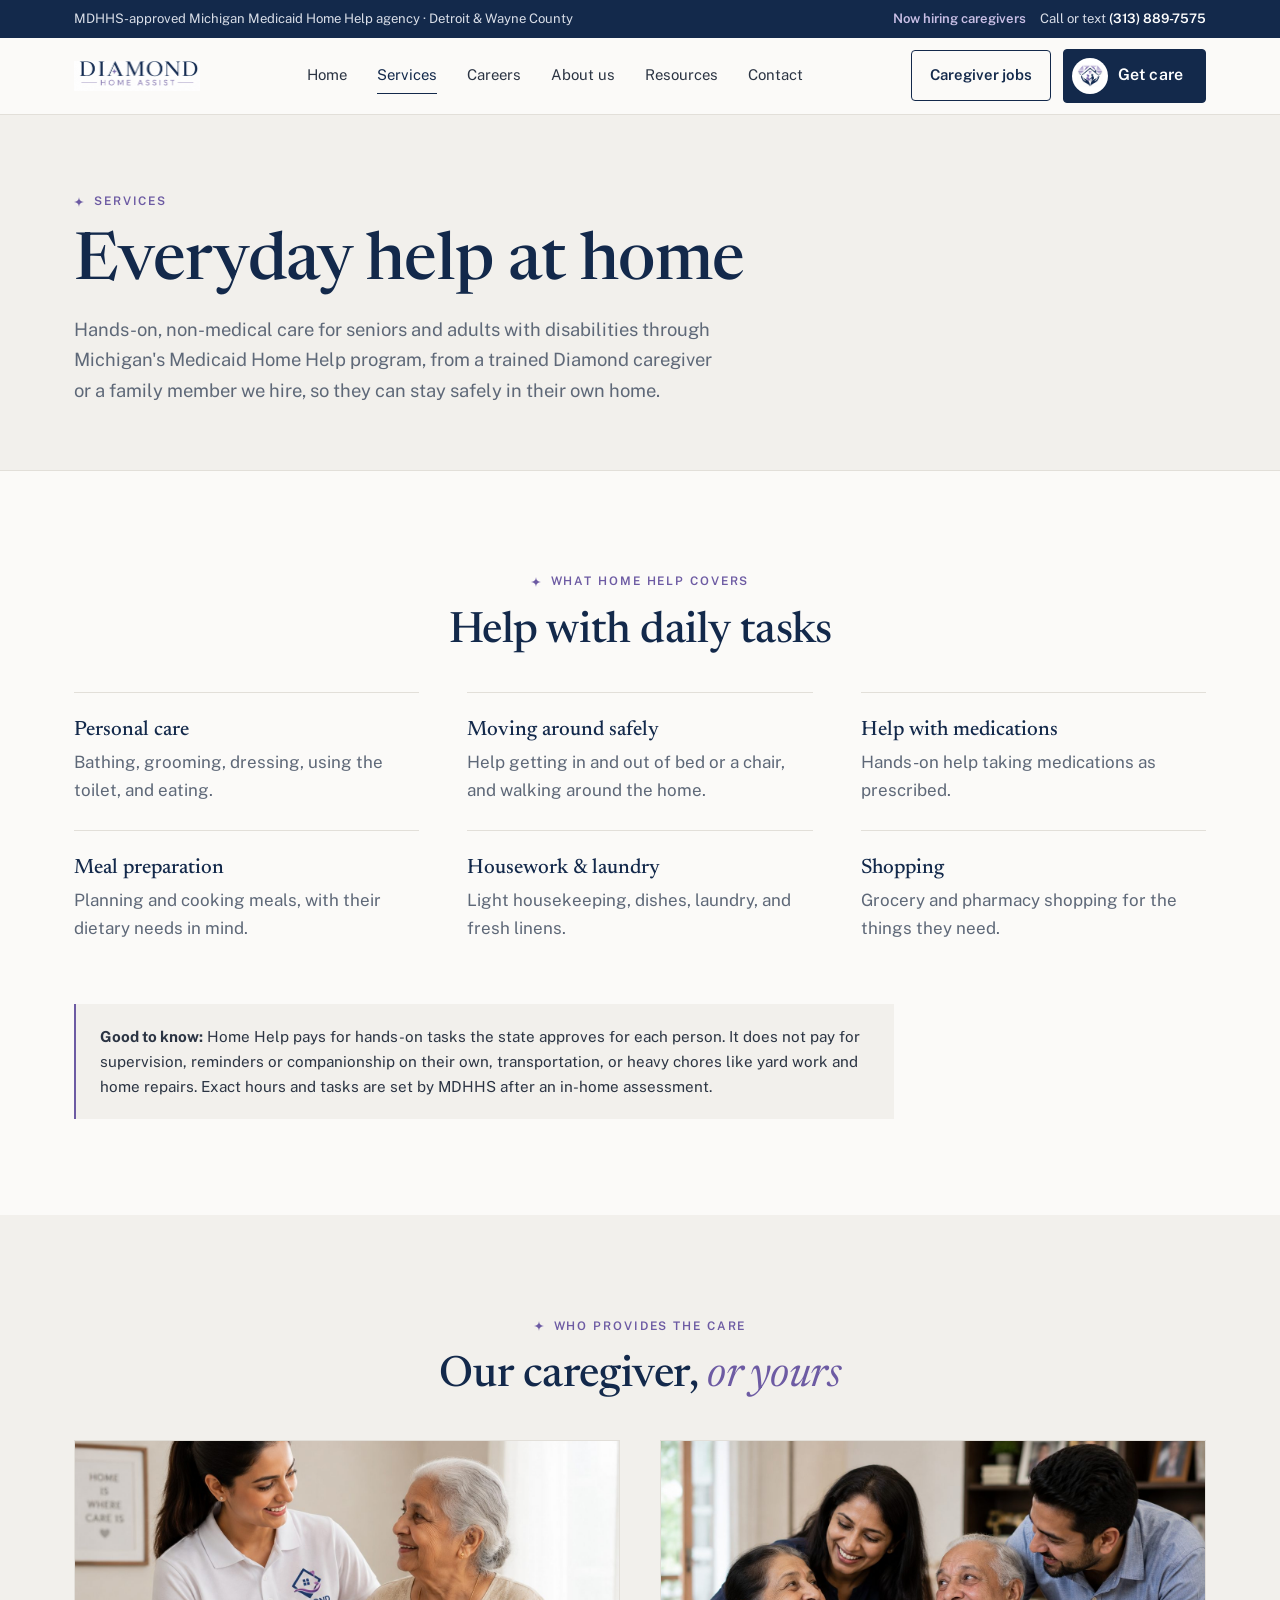
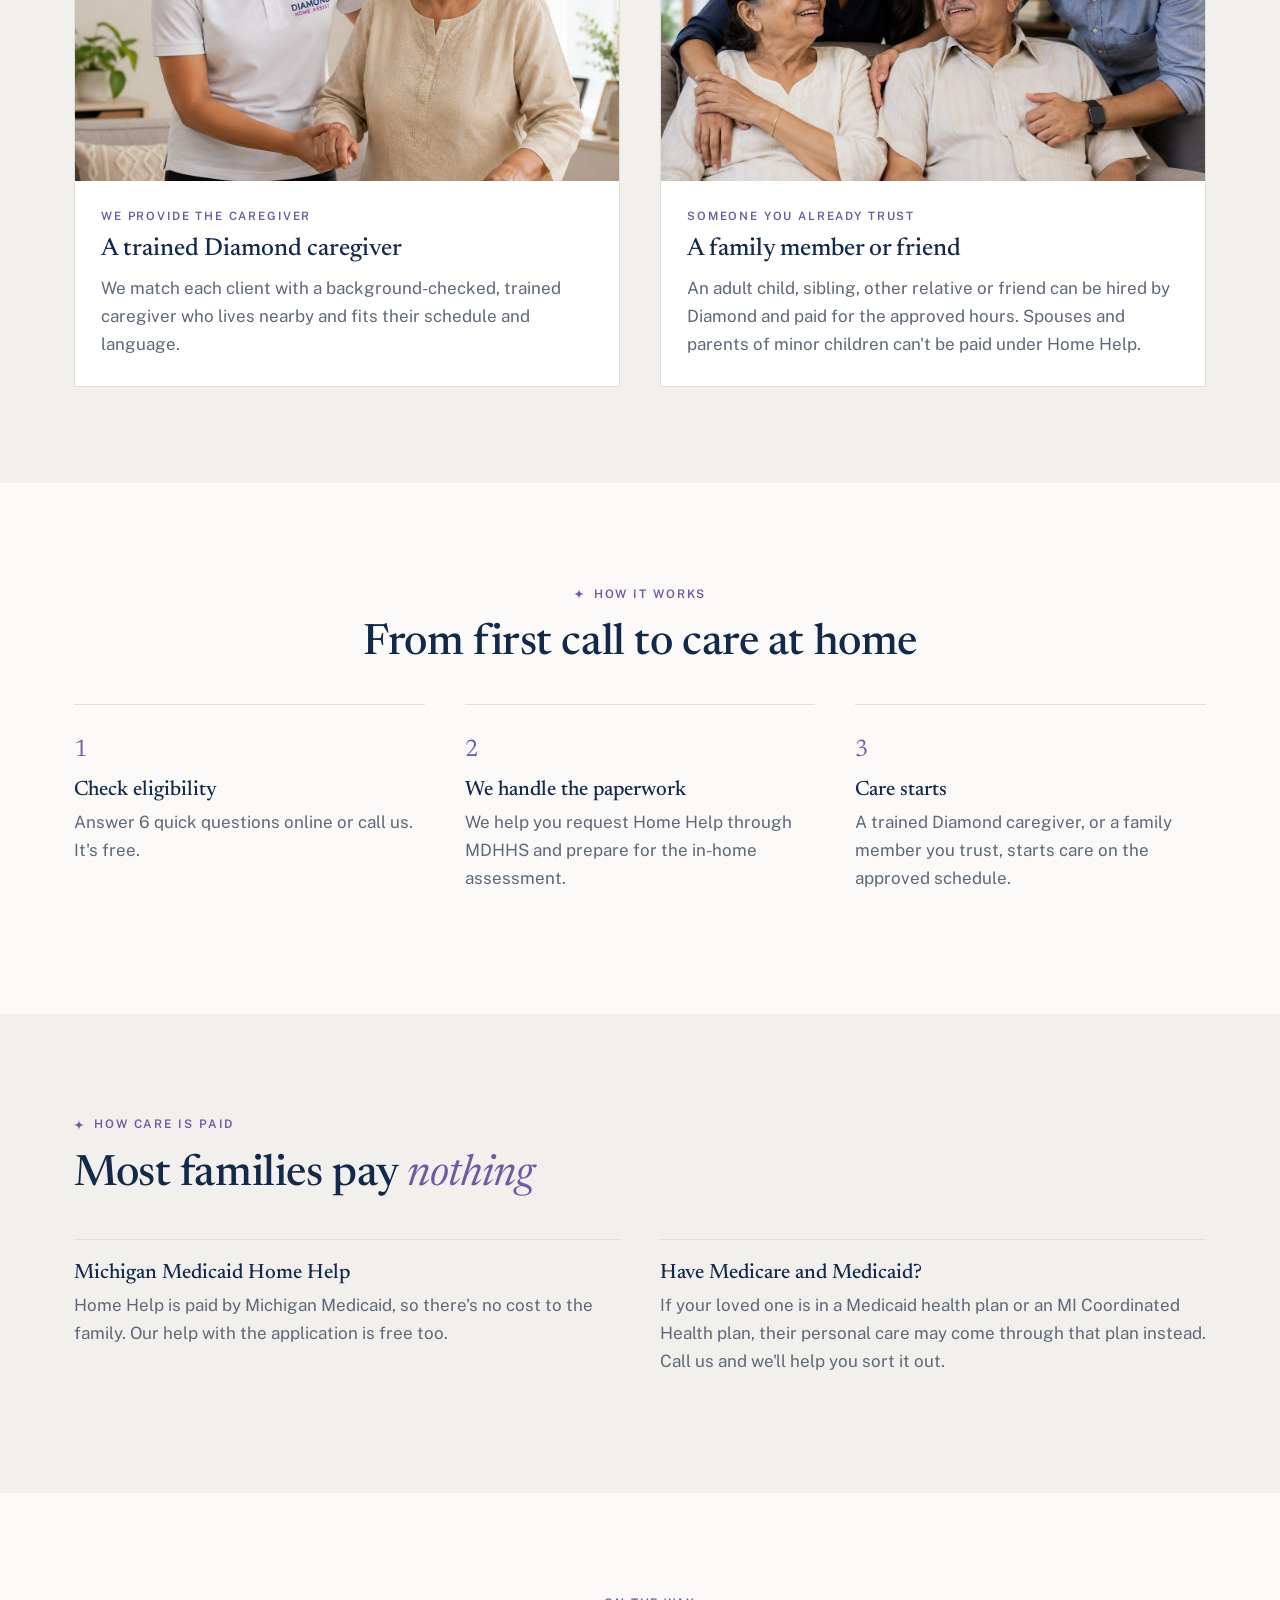
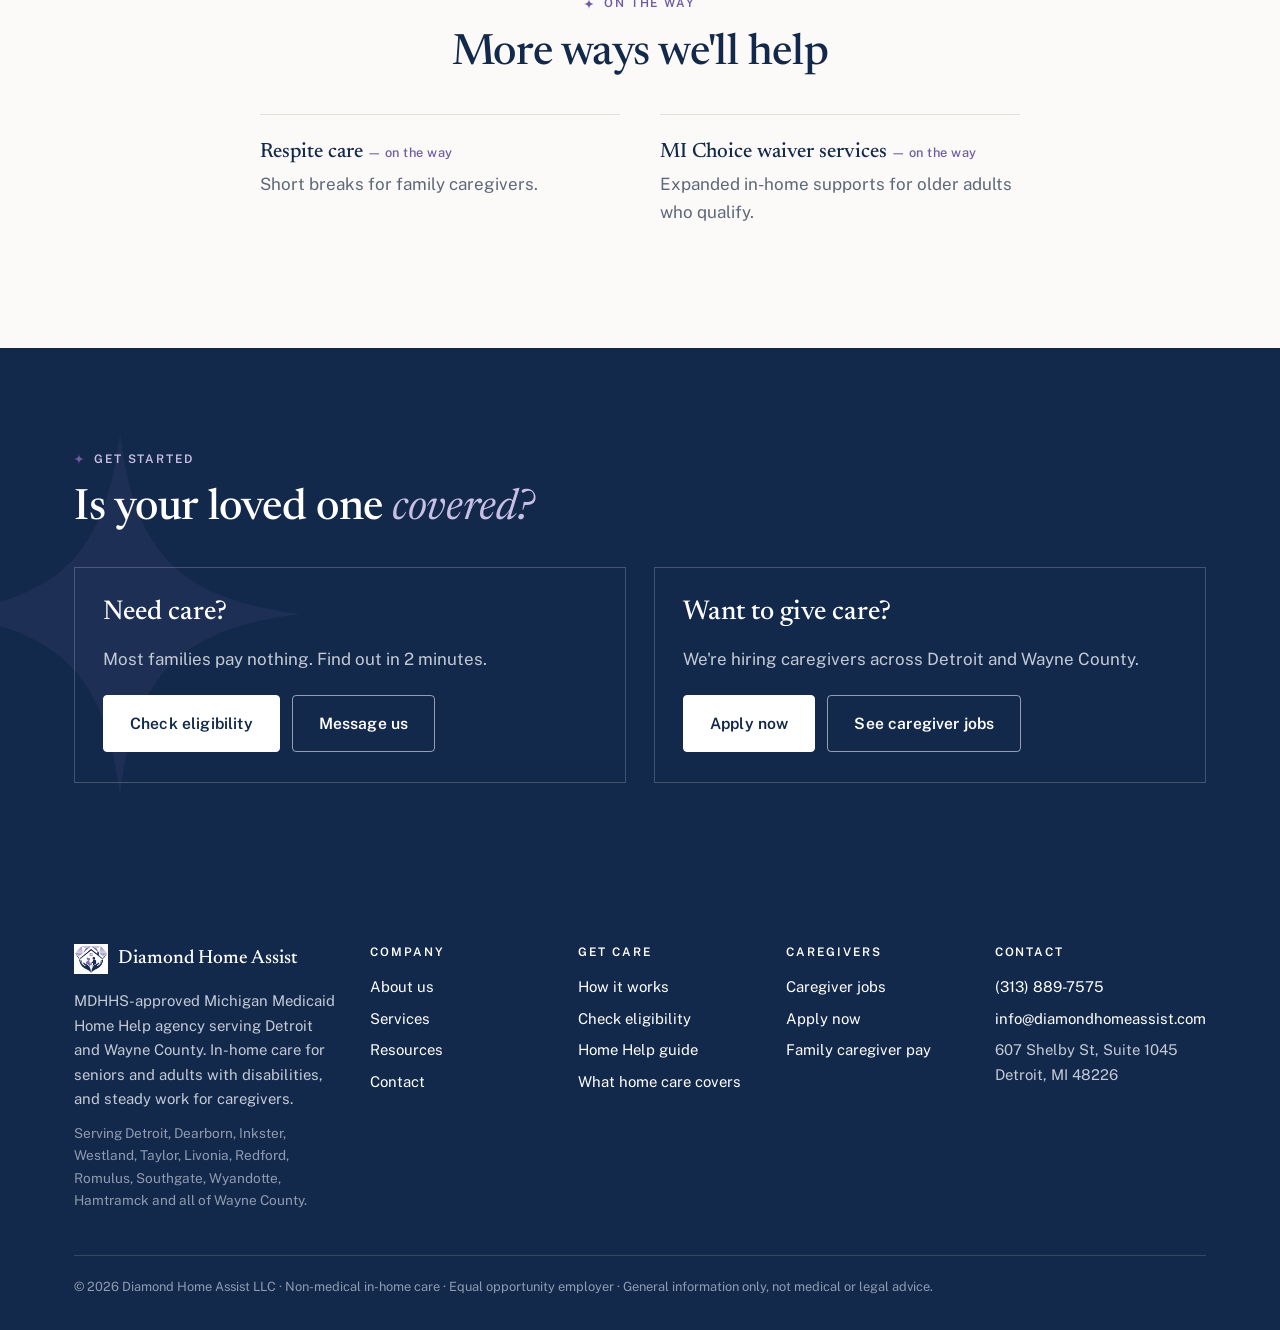
<file: services.html>
<!DOCTYPE html>
<html lang="en">
<head>
<meta charset="utf-8">
<meta name="viewport" content="width=device-width, initial-scale=1">
<title>Services | Diamond Home Assist – In-Home Care in Detroit</title>
<meta name="description" content="Non-medical in-home care through Michigan Medicaid Home Help in Detroit and Wayne County: personal care, moving safely, meals, housework, shopping and help with medications, from a trained Diamond caregiver or a family member we hire.">
<link rel="icon" href="assets/mark-sm.png">
<link rel="preconnect" href="https://fonts.googleapis.com">
<link rel="preconnect" href="https://fonts.gstatic.com" crossorigin>
<link href="https://fonts.googleapis.com/css2?family=Newsreader:ital,opsz,wght@0,6..72,400;0,6..72,500;1,6..72,400;1,6..72,500&family=Public+Sans:wght@400;500;600&display=swap" rel="stylesheet">
<link rel="stylesheet" href="style.css">
<link rel="canonical" href="https://diamondhomeassist.com/services.html">
</head>
<body>

<div class="topbar"><div class="wrap">
  <span class="tb-left">MDHHS-approved Michigan Medicaid Home Help agency · Detroit &amp; Wayne County</span>
  <span><a class="tb-hire" href="careers.html">Now hiring caregivers</a>Call or text <a href="tel:+13138897575">(313) 889-7575</a></span>
</div></div>

<header>
  <div class="wrap nav">
    <a class="brand" href="index.html" aria-label="Diamond Home Assist — home"><img class="wordmark" src="assets/wordmark.png" alt="Diamond Home Assist"></a>
    <nav class="links" id="menu"><a href="index.html">Home</a><a href="services.html" class="active">Services</a><a href="careers.html">Careers</a><a href="about.html">About us</a><a href="articles.html">Resources</a><a href="#contact" data-msg>Contact</a></nav>
    <div class="nav-right">
      <a class="nav-jobs" href="careers.html">Caregiver jobs</a>
      <a class="btn btn-primary nav-cta" href="eligibility.html"><span class="nav-emblem" aria-hidden="true"><img src="assets/mark-sm.png" alt=""></span>Get care</a>
      <button class="burger" aria-label="Open menu" aria-expanded="false" aria-controls="menu"><span></span><span></span><span></span></button>
    </div>
  </div>
</header>

<section class="page-hero"><div class="wrap">
  <span class="eyebrow">Services</span>
  <h1>Everyday help at home</h1>
  <p class="lead" style="margin-top:14px">Hands-on, non-medical care for seniors and adults with disabilities through Michigan's Medicaid Home Help program, from a trained Diamond caregiver or a family member we hire, so they can stay safely in their own home.</p>
</div></section>

<section><div class="wrap">
  <div class="center"><span class="eyebrow">What Home Help covers</span><h2>Help with daily tasks</h2></div>
  <div class="svc-grid">
    <div class="card svc" id="personal-care"><h3>Personal care</h3><p>Bathing, grooming, dressing, using the toilet, and eating.</p></div>
    <div class="card svc" id="mobility"><h3>Moving around safely</h3><p>Help getting in and out of bed or a chair, and walking around the home.</p></div>
    <div class="card svc" id="medication"><h3>Help with medications</h3><p>Hands-on help taking medications as prescribed.</p></div>
    <div class="card svc" id="meals"><h3>Meal preparation</h3><p>Planning and cooking meals, with their dietary needs in mind.</p></div>
    <div class="card svc" id="housekeeping"><h3>Housework &amp; laundry</h3><p>Light housekeeping, dishes, laundry, and fresh linens.</p></div>
    <div class="card svc" id="shopping"><h3>Shopping</h3><p>Grocery and pharmacy shopping for the things they need.</p></div>
  </div>
  <div class="note-box">
    <strong>Good to know:</strong> Home Help pays for hands-on tasks the state approves for each person. It does not pay for supervision, reminders or companionship on their own, transportation, or heavy chores like yard work and home repairs. Exact hours and tasks are set by MDHHS after an in-home assessment.
  </div>
</div></section>

<section class="alt"><div class="wrap">
  <div class="section-head center" style="text-align:center"><span class="eyebrow">Who provides the care</span><h2>Our caregiver, <em>or yours</em></h2></div>
  <div class="ways">
    <article class="way">
      <div class="ph"><img src="assets/caregiver-pro.jpg" alt="A Diamond caregiver helping an older woman walk at home"></div>
      <div class="bd">
        <span class="tag">We provide the caregiver</span>
        <h3>A trained Diamond caregiver</h3>
        <p>We match each client with a background-checked, trained caregiver who lives nearby and fits their schedule and language.</p>
      </div>
    </article>
    <article class="way">
      <div class="ph"><img src="assets/family-caregiver.jpg" alt="Adult children with their parents at home"></div>
      <div class="bd">
        <span class="tag">Someone you already trust</span>
        <h3>A family member or friend</h3>
        <p>An adult child, sibling, other relative or friend can be hired by Diamond and paid for the approved hours. Spouses and parents of minor children can't be paid under Home Help.</p>
      </div>
    </article>
  </div>
</div></section>

<section><div class="wrap center">
  <span class="eyebrow">How it works</span>
  <h2>From first call to care at home</h2>
  <div class="grid3" style="text-align:left">
    <div class="card"><div class="num">1</div><h3>Check eligibility</h3><p>Answer 6 quick questions online or call us. It's free.</p></div>
    <div class="card"><div class="num">2</div><h3>We handle the paperwork</h3><p>We help you request Home Help through MDHHS and prepare for the in-home assessment.</p></div>
    <div class="card"><div class="num">3</div><h3>Care starts</h3><p>A trained Diamond caregiver, or a family member you trust, starts care on the approved schedule.</p></div>
  </div>
</div></section>

<section class="alt"><div class="wrap">
  <div class="section-head"><span class="eyebrow">How care is paid</span><h2>Most families pay <em>nothing</em></h2></div>
  <div class="pay">
    <div><h3>Michigan Medicaid Home Help</h3><p>Home Help is paid by Michigan Medicaid, so there's no cost to the family. Our help with the application is free too.</p></div>
    <div><h3>Have Medicare and Medicaid?</h3><p>If your loved one is in a Medicaid health plan or an MI Coordinated Health plan, their personal care may come through that plan instead. Call us and we'll help you sort it out.</p></div>
  </div>
</div></section>

<section><div class="wrap center">
  <span class="eyebrow">On the way</span>
  <h2>More ways we'll help</h2>
  <div class="grid3" style="text-align:left;max-width:760px;margin-left:auto;margin-right:auto;grid-template-columns:repeat(auto-fit,minmax(260px,1fr))">
    <div class="card svc soon"><h3>Respite care</h3><p>Short breaks for family caregivers.</p></div>
    <div class="card svc soon"><h3>MI Choice waiver services</h3><p>Expanded in-home supports for older adults who qualify.</p></div>
  </div>
</div></section>

<section class="cta-final"><span class="star-mark" aria-hidden="true"></span>
  <div class="wrap cta-v3">
    <div class="cta-head">
      <span class="eyebrow">Get started</span>
      <h2>Is your loved one <em>covered?</em></h2>
    </div>
    <div class="cta-dual">
      <div>
        <h3>Need care?</h3>
        <p>Most families pay nothing. Find out in 2 minutes.</p>
        <div class="hero-ctas">
          <a class="btn btn-light" href="eligibility.html">Check eligibility</a>
          <a class="btn btn-light-ghost" href="#contact" data-msg>Message us</a>
        </div>
      </div>
      <div>
        <h3>Want to give care?</h3>
        <p>We're hiring caregivers across Detroit and Wayne County.</p>
        <div class="hero-ctas">
          <a class="btn btn-light" href="https://form.jotform.com/263138129393158">Apply now</a>
          <a class="btn btn-light-ghost" href="careers.html">See caregiver jobs</a>
        </div>
      </div>
    </div>
  </div>
</section>

<footer>
  <div class="wrap">
    <div class="fgrid fgrid5">
      <div>
        <a class="brand" href="index.html"><img src="assets/mark-sm.png" alt="">Diamond Home Assist</a>
        <p style="margin-top:14px;max-width:340px">MDHHS-approved Michigan Medicaid Home Help agency serving Detroit and Wayne County. In-home care for seniors and adults with disabilities, and steady work for caregivers.</p>
        <p style="margin-top:10px;font-size:.85rem;color:#8f9bb0">Serving Detroit, Dearborn, Inkster, Westland, Taylor, Livonia, Redford, Romulus, Southgate, Wyandotte, Hamtramck and all of Wayne County.</p>
      </div>
      <div><h4>Company</h4><ul><li><a href="about.html">About us</a></li><li><a href="services.html">Services</a></li><li><a href="articles.html">Resources</a></li><li><a href="#contact" data-msg>Contact</a></li></ul></div>
      <div><h4>Get care</h4><ul><li><a href="index.html#how">How it works</a></li><li><a href="eligibility.html">Check eligibility</a></li><li><a href="articles/home-help-guide.html">Home Help guide</a></li><li><a href="articles/what-home-care-covers.html">What home care covers</a></li></ul></div>
      <div><h4>Caregivers</h4><ul><li><a href="careers.html">Caregiver jobs</a></li><li><a href="https://form.jotform.com/263138129393158">Apply now</a></li><li><a href="articles/family-caregiver-pay.html">Family caregiver pay</a></li></ul></div>
      <div><h4>Contact</h4><ul><li><a href="tel:+13138897575">(313) 889-7575</a></li><li><a href="mailto:info@diamondhomeassist.com">info@diamondhomeassist.com</a></li><li>607 Shelby St, Suite 1045<br>Detroit, MI 48226</li></ul></div>
    </div>
    <div class="legal">© 2026 Diamond Home Assist LLC · Non-medical in-home care · Equal opportunity employer · General information only, not medical or legal advice.</div>
  </div>
</footer>

<div class="callbar">
  <a class="btn btn-primary" href="tel:+13138897575">Call now</a>
  <a class="btn btn-ghost" href="#contact" data-msg>Message us</a>
</div>

<div class="msg-modal" id="msgModal" hidden>
  <div class="msg-box" role="dialog" aria-modal="true" aria-labelledby="msgTitle">
    <button class="msg-close" aria-label="Close">×</button>
    <h3 id="msgTitle">How would you like to reach us?</h3>
    <p>We usually reply within one business day.</p>
    <a class="msg-opt" href="tel:+13138897575"><span><svg viewBox="0 0 24 24" fill="none" stroke="currentColor" stroke-width="1.6" aria-hidden="true"><path d="M5 4h4l2 5-2.5 1.5a11 11 0 0 0 5 5L15 13l5 2v4a2 2 0 0 1-2 2A16 16 0 0 1 3 6a2 2 0 0 1 2-2"/></svg></span><div><strong>Call us</strong><small>(313) 889-7575</small></div></a>
    <a class="msg-opt" href="sms:+13138897575"><span><svg viewBox="0 0 24 24" fill="none" stroke="currentColor" stroke-width="1.6" aria-hidden="true"><path d="M4 5h16v11H8l-4 4z"/></svg></span><div><strong>Send a text</strong><small>(313) 889-7575</small></div></a>
    <a class="msg-opt" href="mailto:info@diamondhomeassist.com?subject=Question%20about%20Home%20Help"><span><svg viewBox="0 0 24 24" fill="none" stroke="currentColor" stroke-width="1.6" aria-hidden="true"><rect x="3" y="5" width="18" height="14"/><path d="m3 6 9 7 9-7"/></svg></span><div><strong>Email us</strong><small>info@diamondhomeassist.com</small></div></a>
    <a class="msg-opt" href="eligibility.html"><span><svg viewBox="0 0 24 24" fill="none" stroke="currentColor" stroke-width="1.6" aria-hidden="true"><path d="m5 12 4 4 10-10"/></svg></span><div><strong>Check if you qualify for care</strong><small>Six quick questions, instant answer</small></div></a>
    <a class="msg-opt" href="https://form.jotform.com/263137814450152"><span><svg viewBox="0 0 24 24" fill="none" stroke="currentColor" stroke-width="1.6" aria-hidden="true"><rect x="5" y="3" width="14" height="18" rx="1"/><path d="M8 8h8M8 12h8M8 16h5"/></svg></span><div><strong>Fill out the intake form</strong><small>Get care started · about 10 minutes</small></div></a>
    <a class="msg-opt" href="https://form.jotform.com/263138129393158"><span><svg viewBox="0 0 24 24" fill="none" stroke="currentColor" stroke-width="1.6" aria-hidden="true"><path d="M12 3l2.5 6.5L21 12l-6.5 2.5L12 21l-2.5-6.5L3 12l6.5-2.5z"/></svg></span><div><strong>Apply to be a caregiver</strong><small>About 3 minutes</small></div></a>
  </div>
</div>
<script>
(function(){
  var m=document.getElementById('msgModal'),b=document.querySelector('.burger'),menu=document.getElementById('menu');
  function open(e){e&&e.preventDefault();m.hidden=false;menu.classList.remove('open');b.setAttribute('aria-expanded','false')}
  document.querySelectorAll('[data-msg]').forEach(function(a){a.addEventListener('click',open)});
  m.addEventListener('click',function(e){if(e.target===m||e.target.classList.contains('msg-close'))m.hidden=true});
  m.querySelectorAll('.msg-opt').forEach(function(a){a.addEventListener('click',function(){m.hidden=true})});
  document.addEventListener('keydown',function(e){if(e.key==='Escape')m.hidden=true});
  b.addEventListener('click',function(){var o=menu.classList.toggle('open');b.setAttribute('aria-expanded',o)});
})();
</script>
</body>
</html>
</file>
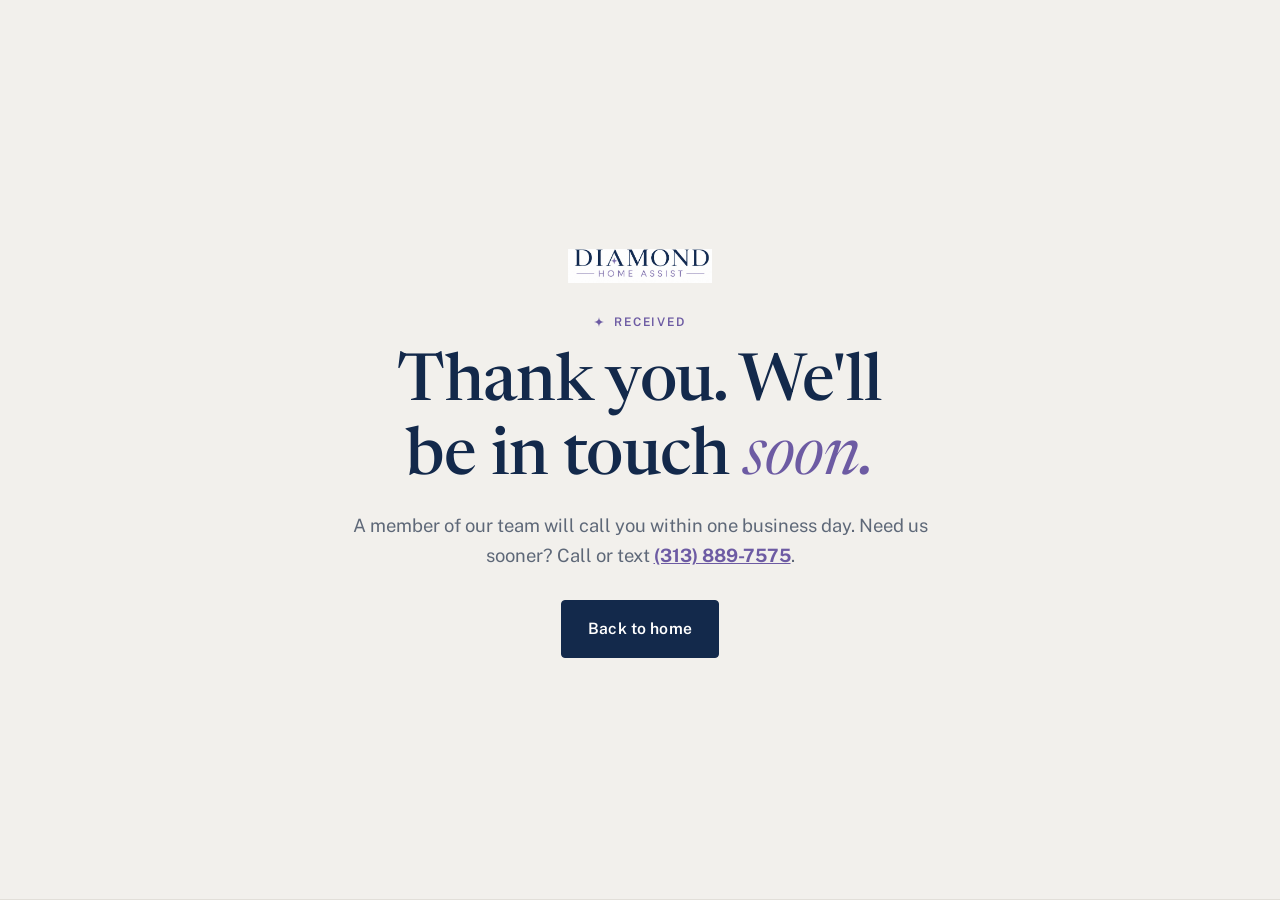
<file: thanks.html>
<!DOCTYPE html>
<html lang="en"><head><meta charset="utf-8"><meta name="viewport" content="width=device-width, initial-scale=1">
<title>Thank you | Diamond Home Assist</title><link rel="icon" href="assets/mark-sm.png">
<link href="https://fonts.googleapis.com/css2?family=Newsreader:ital,opsz,wght@0,6..72,400;0,6..72,500;1,6..72,400;1,6..72,500&family=Public+Sans:wght@400;500;600&display=swap" rel="stylesheet">
<link rel="stylesheet" href="style.css"></head>
<body style="padding-bottom:0">
<section class="page-hero" style="min-height:100vh;display:flex;align-items:center">
<div class="wrap center">
<p style="margin-bottom:24px"><img src="assets/wordmark.png" alt="Diamond Home Assist" style="height:34px;margin:0 auto"></p><span class="eyebrow">Received</span>
<h1>Thank you. We'll be in touch <em>soon.</em></h1>
<p class="lead" style="margin:16px auto 0">A member of our team will call you within one business day. Need us sooner? Call or text <a href="tel:+13138897575" ><strong>(313) 889-7575</strong></a>.</p>
<a class="btn btn-primary" href="index.html" style="margin-top:28px">Back to home</a>
</div></section>
</body></html>
</file>
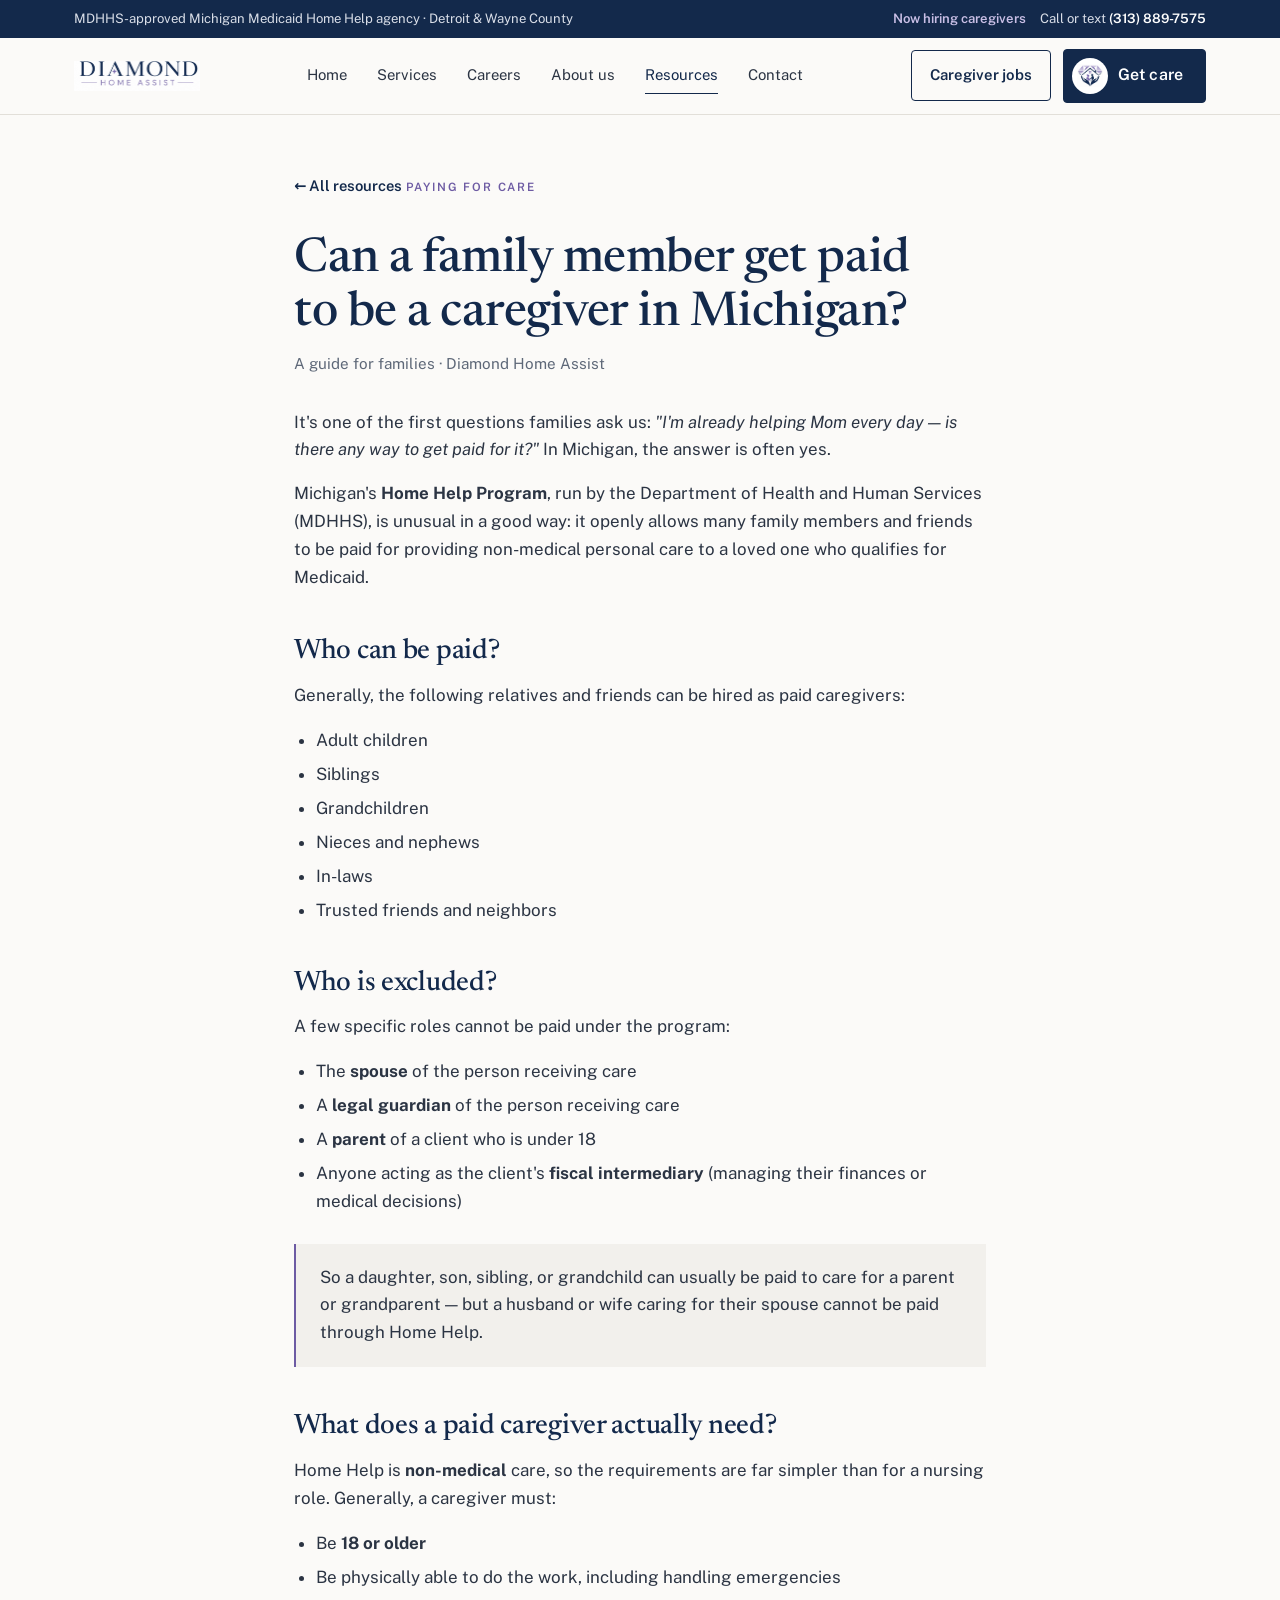
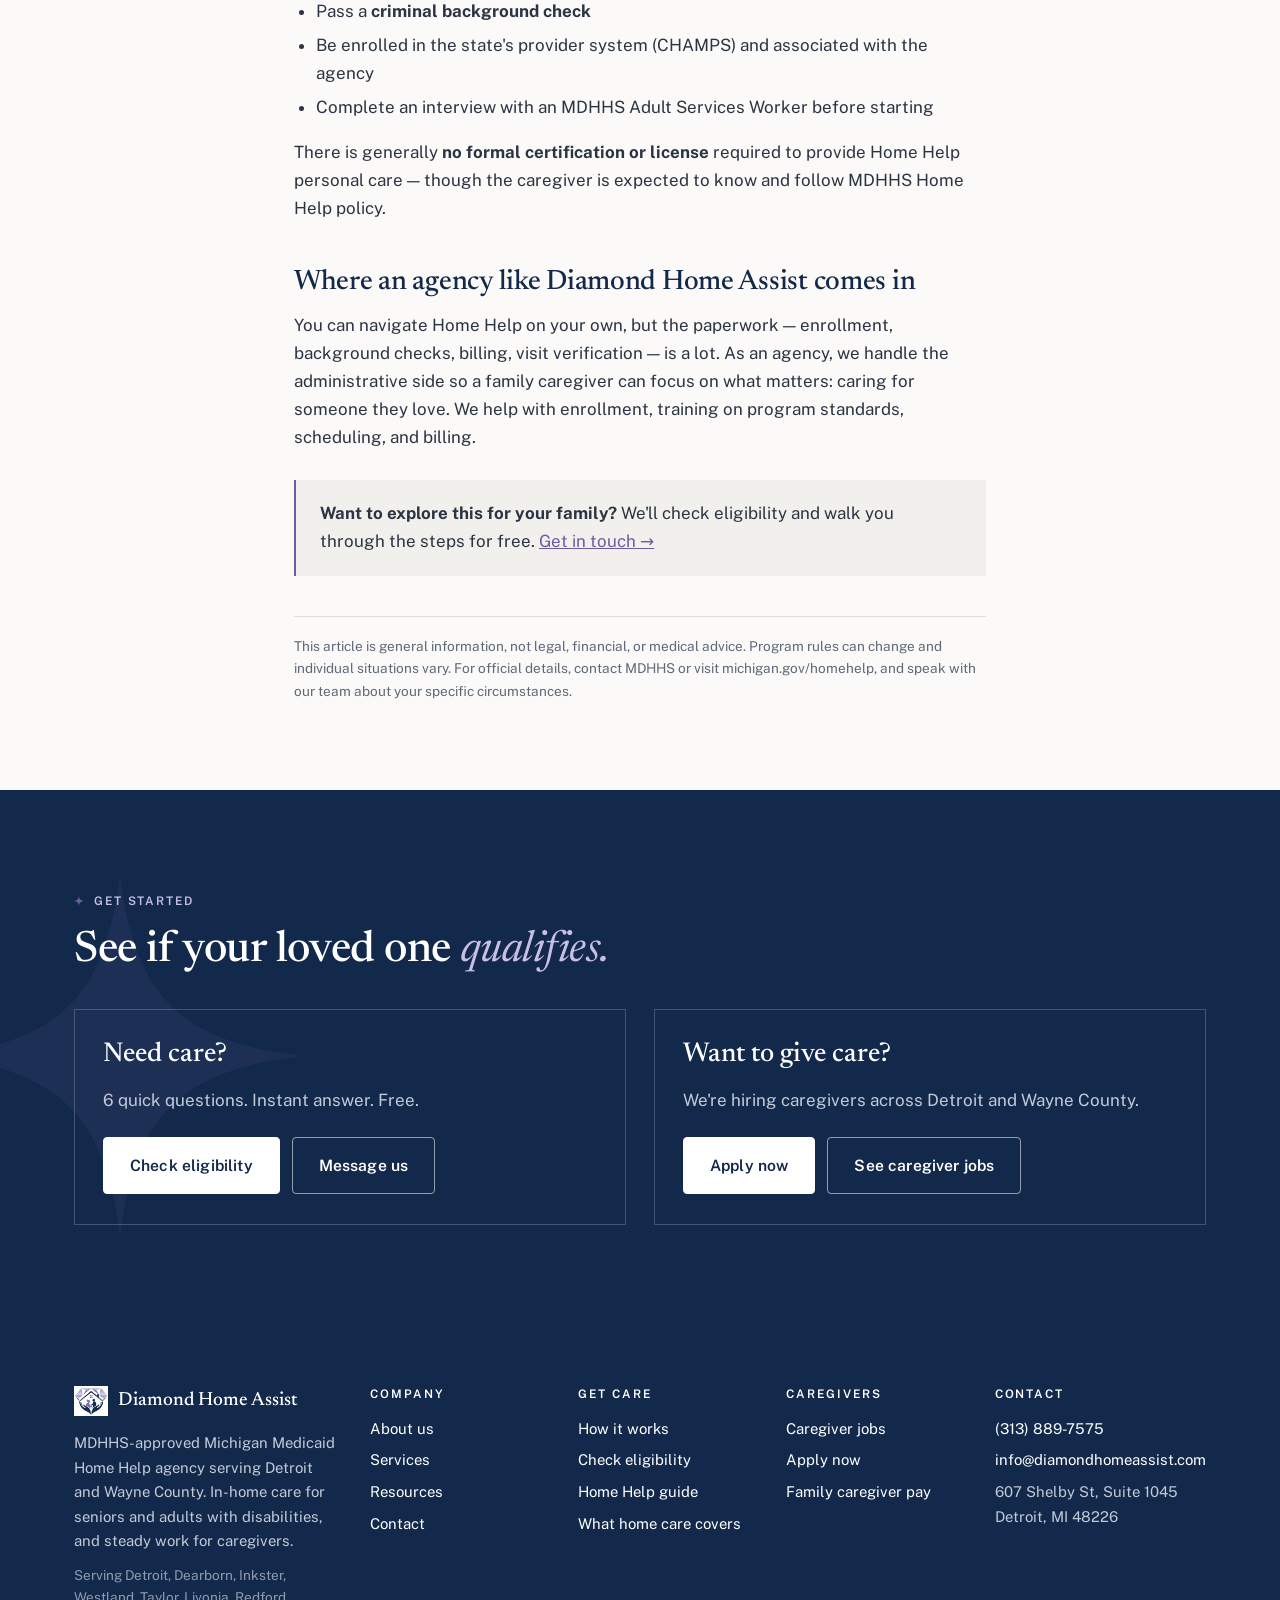
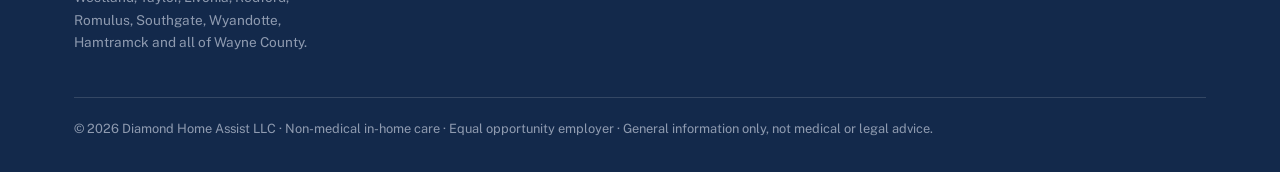
<file: articles/family-caregiver-pay.html>
<!DOCTYPE html>
<html lang="en">
<head>
<meta charset="utf-8">
<meta name="viewport" content="width=device-width, initial-scale=1">
<title>Can a Family Member Get Paid to Be a Caregiver in Michigan? — Diamond Home Assist</title>
<meta name="description" content="A plain-language guide to getting paid as a family caregiver through Michigan's Home Help Program — who qualifies, who's excluded, and how it works.">
<link rel="icon" href="../assets/mark-sm.png">
<link rel="preconnect" href="https://fonts.googleapis.com">
<link rel="preconnect" href="https://fonts.gstatic.com" crossorigin>
<link href="https://fonts.googleapis.com/css2?family=Newsreader:ital,opsz,wght@0,6..72,400;0,6..72,500;1,6..72,400;1,6..72,500&family=Public+Sans:wght@400;500;600&display=swap" rel="stylesheet">
<link rel="stylesheet" href="../style.css">
<link rel="canonical" href="https://diamondhomeassist.com/articles/family-caregiver-pay.html">
</head>
<body>

<div class="topbar"><div class="wrap">
  <span class="tb-left">MDHHS-approved Michigan Medicaid Home Help agency · Detroit &amp; Wayne County</span>
  <span><a class="tb-hire" href="../careers.html">Now hiring caregivers</a>Call or text <a href="tel:+13138897575">(313) 889-7575</a></span>
</div></div>

<header>
  <div class="wrap nav">
    <a class="brand" href="../index.html" aria-label="Diamond Home Assist — home"><img class="wordmark" src="../assets/wordmark.png" alt="Diamond Home Assist"></a>
    <nav class="links" id="menu"><a href="../index.html">Home</a><a href="../services.html">Services</a><a href="../careers.html">Careers</a><a href="../about.html">About us</a><a href="../articles.html" class="active">Resources</a><a href="#contact" data-msg>Contact</a></nav>
    <div class="nav-right">
      <a class="nav-jobs" href="../careers.html">Caregiver jobs</a>
      <a class="btn btn-primary nav-cta" href="../eligibility.html"><span class="nav-emblem" aria-hidden="true"><img src="../assets/mark-sm.png" alt=""></span>Get care</a>
      <button class="burger" aria-label="Open menu" aria-expanded="false" aria-controls="menu"><span></span><span></span><span></span></button>
    </div>
  </div>
</header>

<main class="article-page"><section style="padding:56px 0 0;">
  <div class="wrap article">
    <a href="../articles.html" class="back">← All resources</a>
    <span class="pill-tag">Paying for care</span>
    <h1 style="font-size:clamp(2rem,4.5vw,3rem); margin-top:14px;">Can a family member get paid to be a caregiver in Michigan?</h1>
    <p class="meta">A guide for families · Diamond Home Assist</p>

    <p>It's one of the first questions families ask us: <em>"I'm already helping Mom every day — is there any way to get paid for it?"</em> In Michigan, the answer is often <span class="yes">yes</span>.</p>

    <p>Michigan's <strong>Home Help Program</strong>, run by the Department of Health and Human Services (MDHHS), is unusual in a good way: it openly allows many family members and friends to be paid for providing non-medical personal care to a loved one who qualifies for Medicaid.</p>

    <h2>Who can be paid?</h2>
    <p>Generally, the following relatives and friends <span class="yes">can</span> be hired as paid caregivers:</p>
    <ul>
      <li>Adult children</li>
      <li>Siblings</li>
      <li>Grandchildren</li>
      <li>Nieces and nephews</li>
      <li>In-laws</li>
      <li>Trusted friends and neighbors</li>
    </ul>

    <h2>Who is excluded?</h2>
    <p>A few specific roles <span class="no">cannot</span> be paid under the program:</p>
    <ul>
      <li>The <strong>spouse</strong> of the person receiving care</li>
      <li>A <strong>legal guardian</strong> of the person receiving care</li>
      <li>A <strong>parent</strong> of a client who is under 18</li>
      <li>Anyone acting as the client's <strong>fiscal intermediary</strong> (managing their finances or medical decisions)</li>
    </ul>

    <div class="callout">
      <p>So a daughter, son, sibling, or grandchild can usually be paid to care for a parent or grandparent — but a husband or wife caring for their spouse cannot be paid through Home Help.</p>
    </div>

    <h2>What does a paid caregiver actually need?</h2>
    <p>Home Help is <strong>non-medical</strong> care, so the requirements are far simpler than for a nursing role. Generally, a caregiver must:</p>
    <ul>
      <li>Be <strong>18 or older</strong></li>
      <li>Be physically able to do the work, including handling emergencies</li>
      <li>Pass a <strong>criminal background check</strong></li>
      <li>Be enrolled in the state's provider system (CHAMPS) and associated with the agency</li>
      <li>Complete an interview with an MDHHS Adult Services Worker before starting</li>
    </ul>
    <p>There is generally <strong>no formal certification or license</strong> required to provide Home Help personal care — though the caregiver is expected to know and follow MDHHS Home Help policy.</p>

    <h2>Where an agency like Diamond Home Assist comes in</h2>
    <p>You can navigate Home Help on your own, but the paperwork — enrollment, background checks, billing, visit verification — is a lot. As an agency, we handle the administrative side so a family caregiver can focus on what matters: caring for someone they love. We help with enrollment, training on program standards, scheduling, and billing.</p>

    <div class="callout">
      <p><strong>Want to explore this for your family?</strong> We'll check eligibility and walk you through the steps for free. <a href="../eligibility.html">Get in touch →</a></p>
    </div>

    <p class="disclaimer">This article is general information, not legal, financial, or medical advice. Program rules can change and individual situations vary. For official details, contact MDHHS or visit michigan.gov/homehelp, and speak with our team about your specific circumstances.</p>
  </div>
</section></main>

<section class="cta-final"><span class="star-mark" aria-hidden="true"></span>
  <div class="wrap cta-v3">
    <div class="cta-head">
      <span class="eyebrow">Get started</span>
      <h2>See if your loved one <em>qualifies.</em></h2>
    </div>
    <div class="cta-dual">
      <div>
        <h3>Need care?</h3>
        <p>6 quick questions. Instant answer. Free.</p>
        <div class="hero-ctas">
          <a class="btn btn-light" href="../eligibility.html">Check eligibility</a>
          <a class="btn btn-light-ghost" href="#contact" data-msg>Message us</a>
        </div>
      </div>
      <div>
        <h3>Want to give care?</h3>
        <p>We're hiring caregivers across Detroit and Wayne County.</p>
        <div class="hero-ctas">
          <a class="btn btn-light" href="https://form.jotform.com/263138129393158">Apply now</a>
          <a class="btn btn-light-ghost" href="../careers.html">See caregiver jobs</a>
        </div>
      </div>
    </div>
  </div>
</section>

<footer>
  <div class="wrap">
    <div class="fgrid fgrid5">
      <div>
        <a class="brand" href="../index.html"><img src="../assets/mark-sm.png" alt="">Diamond Home Assist</a>
        <p style="margin-top:14px;max-width:340px">MDHHS-approved Michigan Medicaid Home Help agency serving Detroit and Wayne County. In-home care for seniors and adults with disabilities, and steady work for caregivers.</p>
        <p style="margin-top:10px;font-size:.85rem;color:#8f9bb0">Serving Detroit, Dearborn, Inkster, Westland, Taylor, Livonia, Redford, Romulus, Southgate, Wyandotte, Hamtramck and all of Wayne County.</p>
      </div>
      <div><h4>Company</h4><ul><li><a href="../about.html">About us</a></li><li><a href="../services.html">Services</a></li><li><a href="../articles.html">Resources</a></li><li><a href="#contact" data-msg>Contact</a></li></ul></div>
      <div><h4>Get care</h4><ul><li><a href="../index.html#how">How it works</a></li><li><a href="../eligibility.html">Check eligibility</a></li><li><a href="../articles/home-help-guide.html">Home Help guide</a></li><li><a href="../articles/what-home-care-covers.html">What home care covers</a></li></ul></div>
      <div><h4>Caregivers</h4><ul><li><a href="../careers.html">Caregiver jobs</a></li><li><a href="https://form.jotform.com/263138129393158">Apply now</a></li><li><a href="../articles/family-caregiver-pay.html">Family caregiver pay</a></li></ul></div>
      <div><h4>Contact</h4><ul><li><a href="tel:+13138897575">(313) 889-7575</a></li><li><a href="mailto:info@diamondhomeassist.com">info@diamondhomeassist.com</a></li><li>607 Shelby St, Suite 1045<br>Detroit, MI 48226</li></ul></div>
    </div>
    <div class="legal">© 2026 Diamond Home Assist LLC · Non-medical in-home care · Equal opportunity employer · General information only, not medical or legal advice.</div>
  </div>
</footer>

<div class="callbar">
  <a class="btn btn-primary" href="tel:+13138897575">Call now</a>
  <a class="btn btn-ghost" href="#contact" data-msg>Message us</a>
</div>

<div class="msg-modal" id="msgModal" hidden>
  <div class="msg-box" role="dialog" aria-modal="true" aria-labelledby="msgTitle">
    <button class="msg-close" aria-label="Close">×</button>
    <h3 id="msgTitle">How would you like to reach us?</h3>
    <p>We usually reply within one business day.</p>
    <a class="msg-opt" href="tel:+13138897575"><span><svg viewBox="0 0 24 24" fill="none" stroke="currentColor" stroke-width="1.6" aria-hidden="true"><path d="M5 4h4l2 5-2.5 1.5a11 11 0 0 0 5 5L15 13l5 2v4a2 2 0 0 1-2 2A16 16 0 0 1 3 6a2 2 0 0 1 2-2"/></svg></span><div><strong>Call us</strong><small>(313) 889-7575</small></div></a>
    <a class="msg-opt" href="sms:+13138897575"><span><svg viewBox="0 0 24 24" fill="none" stroke="currentColor" stroke-width="1.6" aria-hidden="true"><path d="M4 5h16v11H8l-4 4z"/></svg></span><div><strong>Send a text</strong><small>(313) 889-7575</small></div></a>
    <a class="msg-opt" href="mailto:info@diamondhomeassist.com?subject=Question%20about%20Home%20Help"><span><svg viewBox="0 0 24 24" fill="none" stroke="currentColor" stroke-width="1.6" aria-hidden="true"><rect x="3" y="5" width="18" height="14"/><path d="m3 6 9 7 9-7"/></svg></span><div><strong>Email us</strong><small>info@diamondhomeassist.com</small></div></a>
    <a class="msg-opt" href="../eligibility.html"><span><svg viewBox="0 0 24 24" fill="none" stroke="currentColor" stroke-width="1.6" aria-hidden="true"><path d="m5 12 4 4 10-10"/></svg></span><div><strong>Check if you qualify for care</strong><small>Six quick questions, instant answer</small></div></a>
    <a class="msg-opt" href="https://form.jotform.com/263137814450152"><span><svg viewBox="0 0 24 24" fill="none" stroke="currentColor" stroke-width="1.6" aria-hidden="true"><rect x="5" y="3" width="14" height="18" rx="1"/><path d="M8 8h8M8 12h8M8 16h5"/></svg></span><div><strong>Fill out the intake form</strong><small>Get care started · about 10 minutes</small></div></a>
    <a class="msg-opt" href="https://form.jotform.com/263138129393158"><span><svg viewBox="0 0 24 24" fill="none" stroke="currentColor" stroke-width="1.6" aria-hidden="true"><path d="M12 3l2.5 6.5L21 12l-6.5 2.5L12 21l-2.5-6.5L3 12l6.5-2.5z"/></svg></span><div><strong>Apply to be a caregiver</strong><small>About 3 minutes</small></div></a>
  </div>
</div>
<script>
(function(){
  var m=document.getElementById('msgModal'),b=document.querySelector('.burger'),menu=document.getElementById('menu');
  function open(e){e&&e.preventDefault();m.hidden=false;menu.classList.remove('open');b.setAttribute('aria-expanded','false')}
  document.querySelectorAll('[data-msg]').forEach(function(a){a.addEventListener('click',open)});
  m.addEventListener('click',function(e){if(e.target===m||e.target.classList.contains('msg-close'))m.hidden=true});
  m.querySelectorAll('.msg-opt').forEach(function(a){a.addEventListener('click',function(){m.hidden=true})});
  document.addEventListener('keydown',function(e){if(e.key==='Escape')m.hidden=true});
  b.addEventListener('click',function(){var o=menu.classList.toggle('open');b.setAttribute('aria-expanded',o)});
})();
</script>
</body>
</html>
</file>
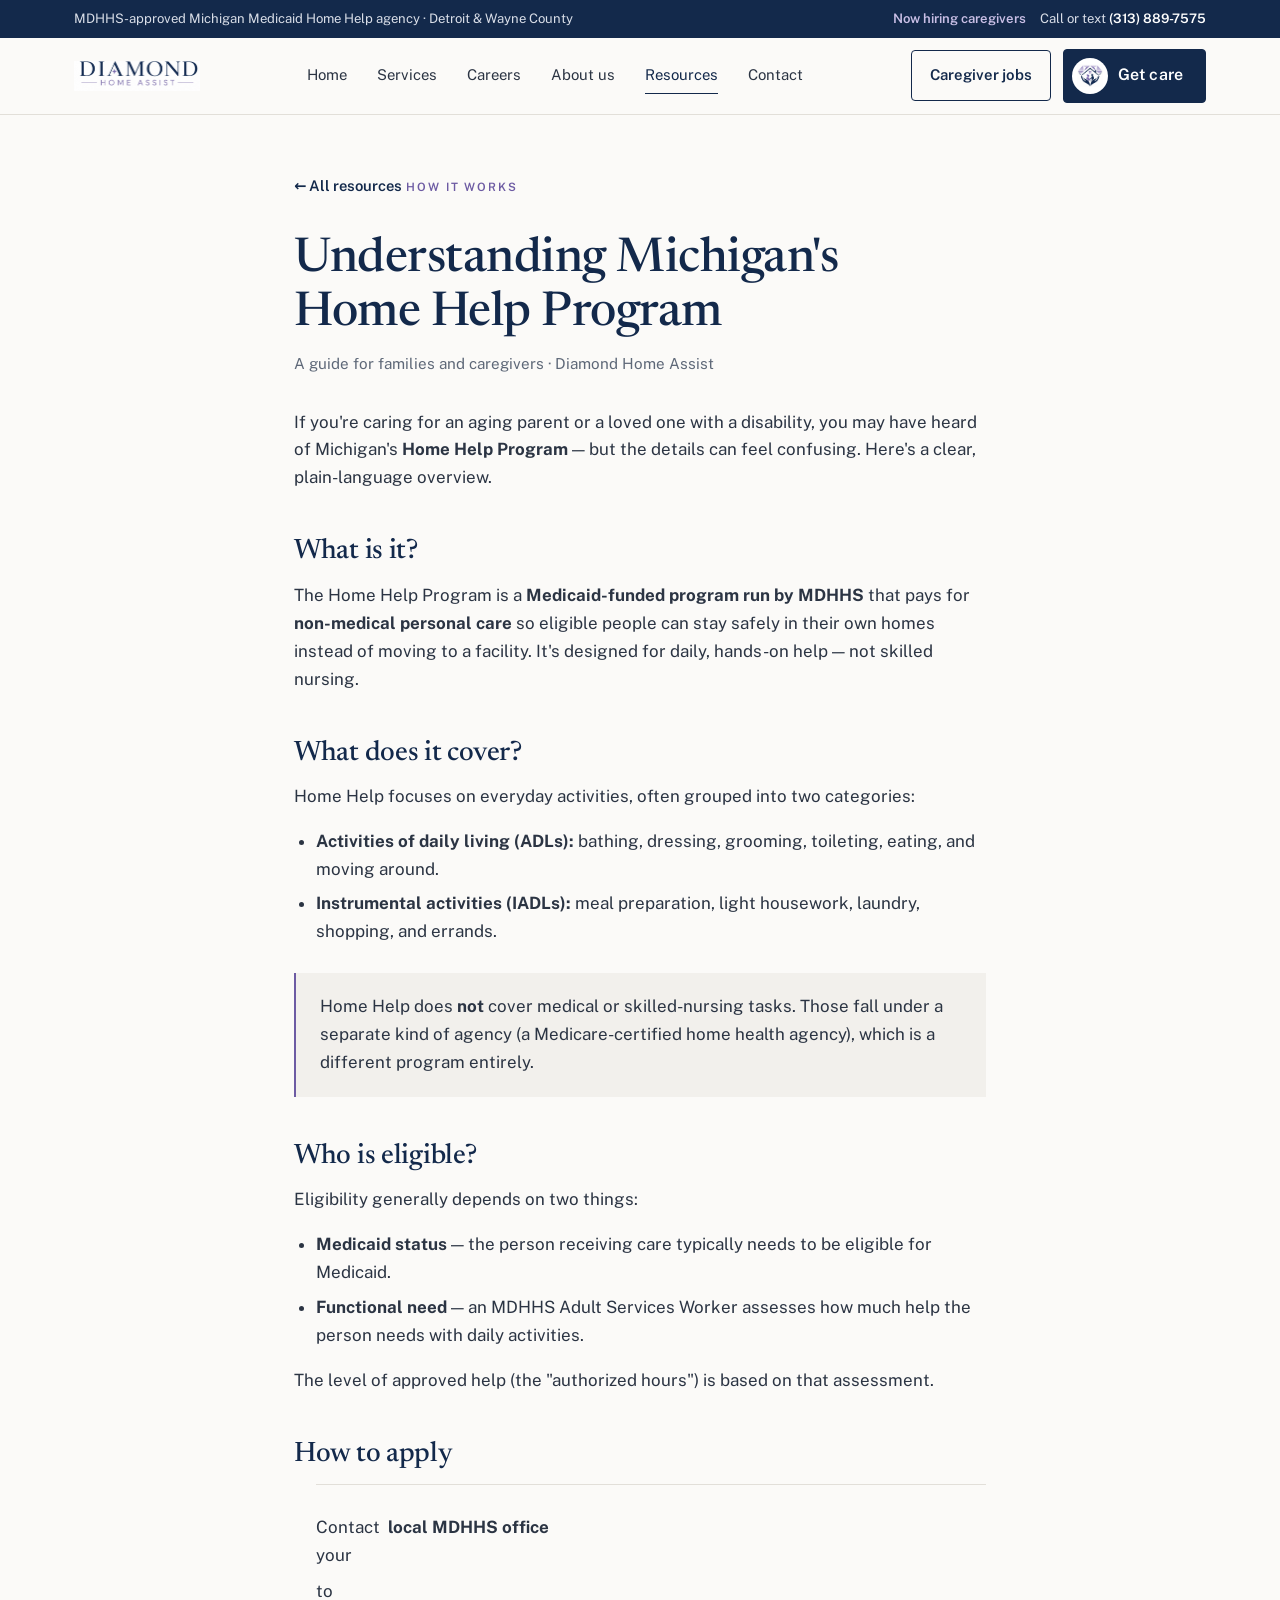
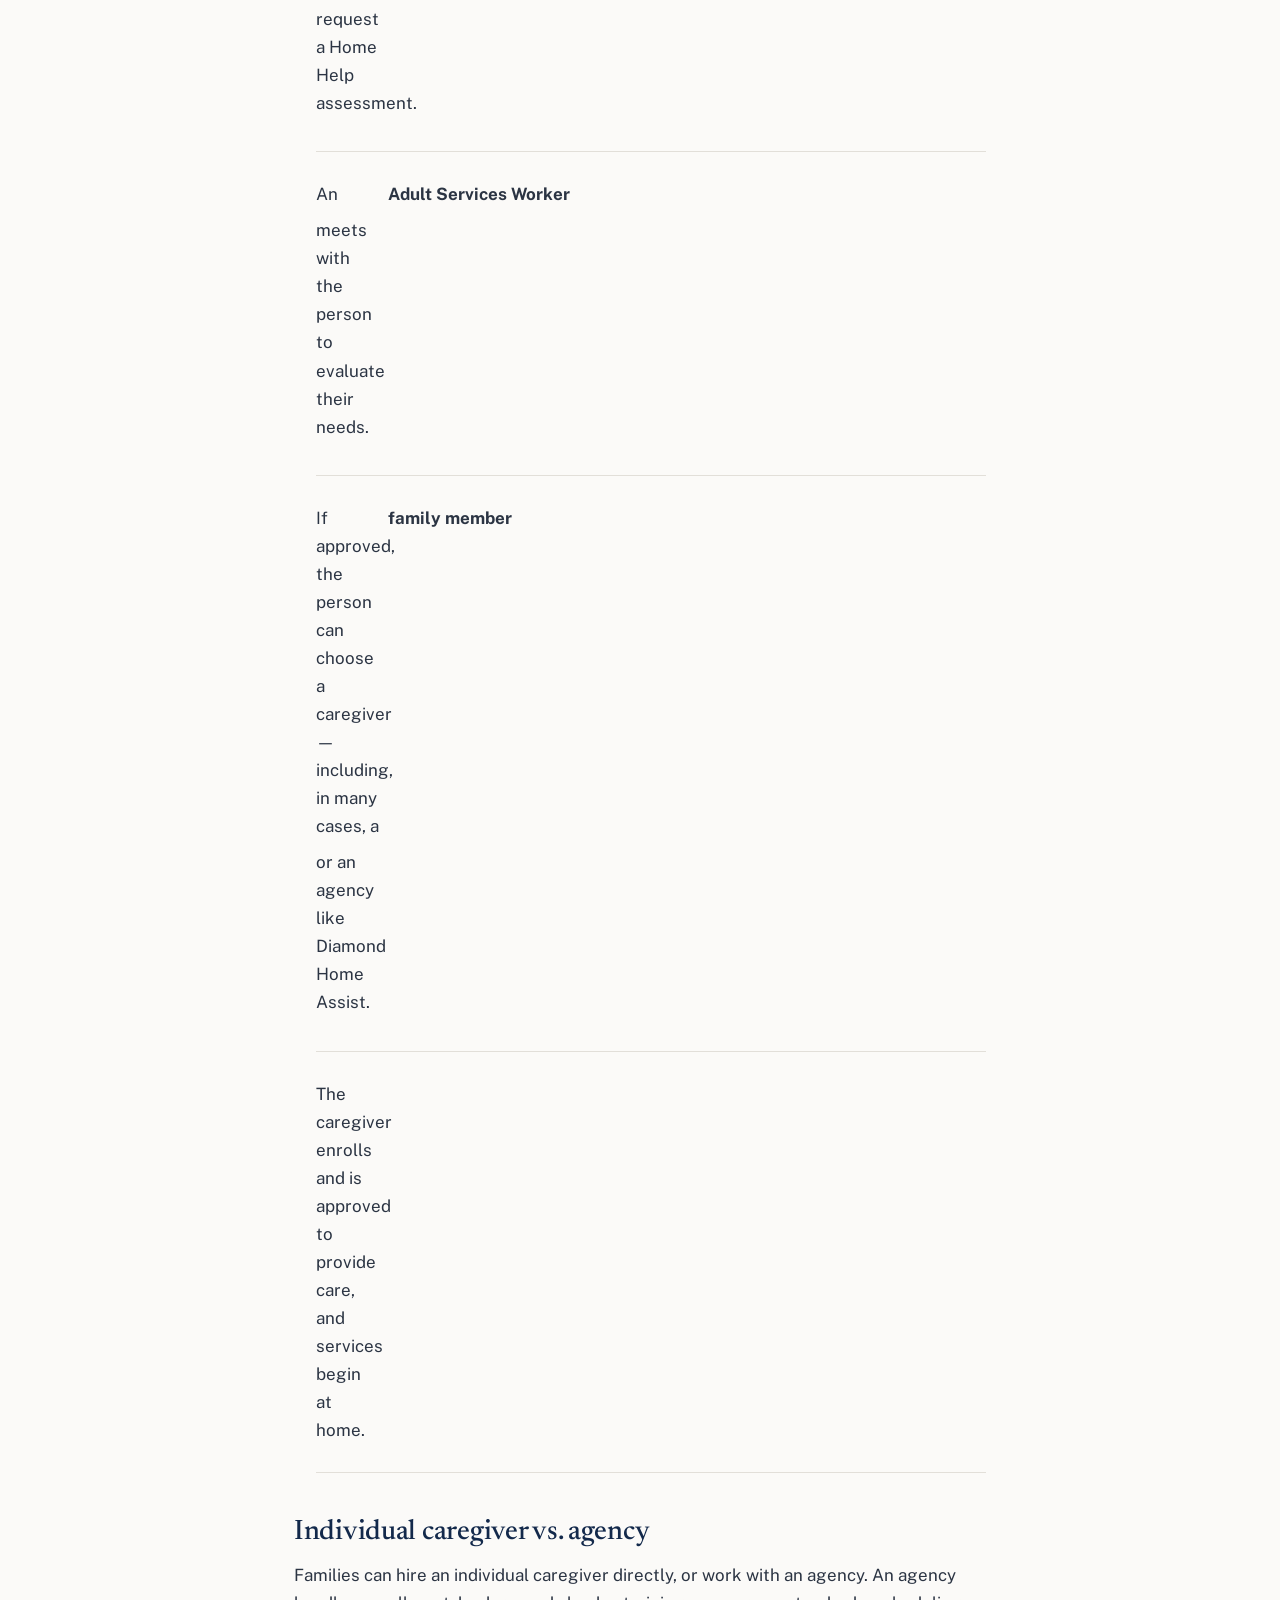
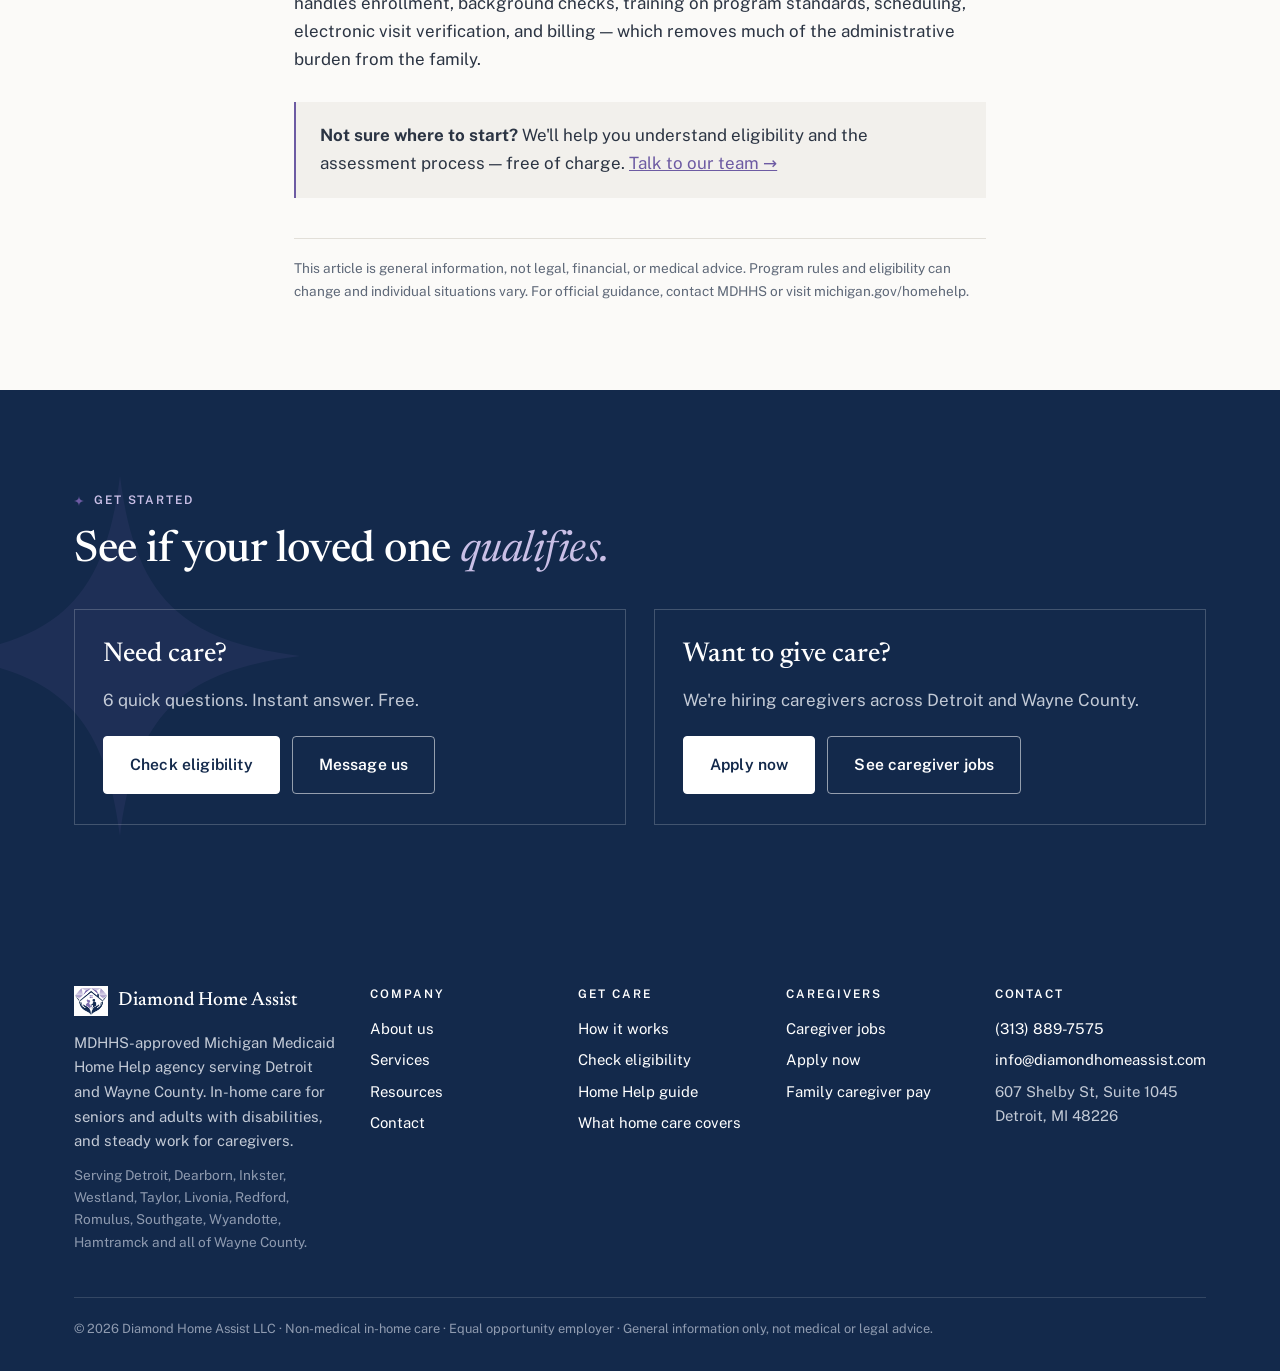
<file: articles/home-help-guide.html>
<!DOCTYPE html>
<html lang="en">
<head>
<meta charset="utf-8">
<meta name="viewport" content="width=device-width, initial-scale=1">
<title>Understanding Michigan's Home Help Program — Diamond Home Assist</title>
<meta name="description" content="A plain-English guide to Michigan's Home Help Program: what it covers, who's eligible, and how to apply for in-home personal care.">
<link rel="icon" href="../assets/mark-sm.png">
<link rel="preconnect" href="https://fonts.googleapis.com">
<link rel="preconnect" href="https://fonts.gstatic.com" crossorigin>
<link href="https://fonts.googleapis.com/css2?family=Newsreader:ital,opsz,wght@0,6..72,400;0,6..72,500;1,6..72,400;1,6..72,500&family=Public+Sans:wght@400;500;600&display=swap" rel="stylesheet">
<link rel="stylesheet" href="../style.css">
<link rel="canonical" href="https://diamondhomeassist.com/articles/home-help-guide.html">
</head>
<body>

<div class="topbar"><div class="wrap">
  <span class="tb-left">MDHHS-approved Michigan Medicaid Home Help agency · Detroit &amp; Wayne County</span>
  <span><a class="tb-hire" href="../careers.html">Now hiring caregivers</a>Call or text <a href="tel:+13138897575">(313) 889-7575</a></span>
</div></div>

<header>
  <div class="wrap nav">
    <a class="brand" href="../index.html" aria-label="Diamond Home Assist — home"><img class="wordmark" src="../assets/wordmark.png" alt="Diamond Home Assist"></a>
    <nav class="links" id="menu"><a href="../index.html">Home</a><a href="../services.html">Services</a><a href="../careers.html">Careers</a><a href="../about.html">About us</a><a href="../articles.html" class="active">Resources</a><a href="#contact" data-msg>Contact</a></nav>
    <div class="nav-right">
      <a class="nav-jobs" href="../careers.html">Caregiver jobs</a>
      <a class="btn btn-primary nav-cta" href="../eligibility.html"><span class="nav-emblem" aria-hidden="true"><img src="../assets/mark-sm.png" alt=""></span>Get care</a>
      <button class="burger" aria-label="Open menu" aria-expanded="false" aria-controls="menu"><span></span><span></span><span></span></button>
    </div>
  </div>
</header>

<main class="article-page"><section style="padding:56px 0 0;">
  <div class="wrap article">
    <a href="../articles.html" class="back">← All resources</a>
    <span class="pill-tag">How it works</span>
    <h1 style="font-size:clamp(2rem,4.5vw,3rem); margin-top:14px;">Understanding Michigan's Home Help Program</h1>
    <p class="meta">A guide for families and caregivers · Diamond Home Assist</p>

    <p>If you're caring for an aging parent or a loved one with a disability, you may have heard of Michigan's <strong>Home Help Program</strong> — but the details can feel confusing. Here's a clear, plain-language overview.</p>

    <h2>What is it?</h2>
    <p>The Home Help Program is a <strong>Medicaid-funded program run by MDHHS</strong> that pays for <strong>non-medical personal care</strong> so eligible people can stay safely in their own homes instead of moving to a facility. It's designed for daily, hands-on help — not skilled nursing.</p>

    <h2>What does it cover?</h2>
    <p>Home Help focuses on everyday activities, often grouped into two categories:</p>
    <ul>
      <li><strong>Activities of daily living (ADLs):</strong> bathing, dressing, grooming, toileting, eating, and moving around.</li>
      <li><strong>Instrumental activities (IADLs):</strong> meal preparation, light housework, laundry, shopping, and errands.</li>
    </ul>

    <div class="callout">
      <p>Home Help does <strong>not</strong> cover medical or skilled-nursing tasks. Those fall under a separate kind of agency (a Medicare-certified home health agency), which is a different program entirely.</p>
    </div>

    <h2>Who is eligible?</h2>
    <p>Eligibility generally depends on two things:</p>
    <ul>
      <li><strong>Medicaid status</strong> — the person receiving care typically needs to be eligible for Medicaid.</li>
      <li><strong>Functional need</strong> — an MDHHS Adult Services Worker assesses how much help the person needs with daily activities.</li>
    </ul>
    <p>The level of approved help (the "authorized hours") is based on that assessment.</p>

    <h2>How to apply</h2>
    <ol class="steps">
      <li>Contact your <strong>local MDHHS office</strong> to request a Home Help assessment.</li>
      <li>An <strong>Adult Services Worker</strong> meets with the person to evaluate their needs.</li>
      <li>If approved, the person can choose a caregiver — including, in many cases, a <strong>family member</strong> or an agency like Diamond Home Assist.</li>
      <li>The caregiver enrolls and is approved to provide care, and services begin at home.</li>
    </ol>

    <h2>Individual caregiver vs. agency</h2>
    <p>Families can hire an individual caregiver directly, or work with an agency. An agency handles enrollment, background checks, training on program standards, scheduling, electronic visit verification, and billing — which removes much of the administrative burden from the family.</p>

    <div class="callout">
      <p><strong>Not sure where to start?</strong> We'll help you understand eligibility and the assessment process — free of charge. <a href="../eligibility.html">Talk to our team →</a></p>
    </div>

    <p class="disclaimer">This article is general information, not legal, financial, or medical advice. Program rules and eligibility can change and individual situations vary. For official guidance, contact MDHHS or visit michigan.gov/homehelp.</p>
  </div>
</section></main>

<section class="cta-final"><span class="star-mark" aria-hidden="true"></span>
  <div class="wrap cta-v3">
    <div class="cta-head">
      <span class="eyebrow">Get started</span>
      <h2>See if your loved one <em>qualifies.</em></h2>
    </div>
    <div class="cta-dual">
      <div>
        <h3>Need care?</h3>
        <p>6 quick questions. Instant answer. Free.</p>
        <div class="hero-ctas">
          <a class="btn btn-light" href="../eligibility.html">Check eligibility</a>
          <a class="btn btn-light-ghost" href="#contact" data-msg>Message us</a>
        </div>
      </div>
      <div>
        <h3>Want to give care?</h3>
        <p>We're hiring caregivers across Detroit and Wayne County.</p>
        <div class="hero-ctas">
          <a class="btn btn-light" href="https://form.jotform.com/263138129393158">Apply now</a>
          <a class="btn btn-light-ghost" href="../careers.html">See caregiver jobs</a>
        </div>
      </div>
    </div>
  </div>
</section>

<footer>
  <div class="wrap">
    <div class="fgrid fgrid5">
      <div>
        <a class="brand" href="../index.html"><img src="../assets/mark-sm.png" alt="">Diamond Home Assist</a>
        <p style="margin-top:14px;max-width:340px">MDHHS-approved Michigan Medicaid Home Help agency serving Detroit and Wayne County. In-home care for seniors and adults with disabilities, and steady work for caregivers.</p>
        <p style="margin-top:10px;font-size:.85rem;color:#8f9bb0">Serving Detroit, Dearborn, Inkster, Westland, Taylor, Livonia, Redford, Romulus, Southgate, Wyandotte, Hamtramck and all of Wayne County.</p>
      </div>
      <div><h4>Company</h4><ul><li><a href="../about.html">About us</a></li><li><a href="../services.html">Services</a></li><li><a href="../articles.html">Resources</a></li><li><a href="#contact" data-msg>Contact</a></li></ul></div>
      <div><h4>Get care</h4><ul><li><a href="../index.html#how">How it works</a></li><li><a href="../eligibility.html">Check eligibility</a></li><li><a href="../articles/home-help-guide.html">Home Help guide</a></li><li><a href="../articles/what-home-care-covers.html">What home care covers</a></li></ul></div>
      <div><h4>Caregivers</h4><ul><li><a href="../careers.html">Caregiver jobs</a></li><li><a href="https://form.jotform.com/263138129393158">Apply now</a></li><li><a href="../articles/family-caregiver-pay.html">Family caregiver pay</a></li></ul></div>
      <div><h4>Contact</h4><ul><li><a href="tel:+13138897575">(313) 889-7575</a></li><li><a href="mailto:info@diamondhomeassist.com">info@diamondhomeassist.com</a></li><li>607 Shelby St, Suite 1045<br>Detroit, MI 48226</li></ul></div>
    </div>
    <div class="legal">© 2026 Diamond Home Assist LLC · Non-medical in-home care · Equal opportunity employer · General information only, not medical or legal advice.</div>
  </div>
</footer>

<div class="callbar">
  <a class="btn btn-primary" href="tel:+13138897575">Call now</a>
  <a class="btn btn-ghost" href="#contact" data-msg>Message us</a>
</div>

<div class="msg-modal" id="msgModal" hidden>
  <div class="msg-box" role="dialog" aria-modal="true" aria-labelledby="msgTitle">
    <button class="msg-close" aria-label="Close">×</button>
    <h3 id="msgTitle">How would you like to reach us?</h3>
    <p>We usually reply within one business day.</p>
    <a class="msg-opt" href="tel:+13138897575"><span><svg viewBox="0 0 24 24" fill="none" stroke="currentColor" stroke-width="1.6" aria-hidden="true"><path d="M5 4h4l2 5-2.5 1.5a11 11 0 0 0 5 5L15 13l5 2v4a2 2 0 0 1-2 2A16 16 0 0 1 3 6a2 2 0 0 1 2-2"/></svg></span><div><strong>Call us</strong><small>(313) 889-7575</small></div></a>
    <a class="msg-opt" href="sms:+13138897575"><span><svg viewBox="0 0 24 24" fill="none" stroke="currentColor" stroke-width="1.6" aria-hidden="true"><path d="M4 5h16v11H8l-4 4z"/></svg></span><div><strong>Send a text</strong><small>(313) 889-7575</small></div></a>
    <a class="msg-opt" href="mailto:info@diamondhomeassist.com?subject=Question%20about%20Home%20Help"><span><svg viewBox="0 0 24 24" fill="none" stroke="currentColor" stroke-width="1.6" aria-hidden="true"><rect x="3" y="5" width="18" height="14"/><path d="m3 6 9 7 9-7"/></svg></span><div><strong>Email us</strong><small>info@diamondhomeassist.com</small></div></a>
    <a class="msg-opt" href="../eligibility.html"><span><svg viewBox="0 0 24 24" fill="none" stroke="currentColor" stroke-width="1.6" aria-hidden="true"><path d="m5 12 4 4 10-10"/></svg></span><div><strong>Check if you qualify for care</strong><small>Six quick questions, instant answer</small></div></a>
    <a class="msg-opt" href="https://form.jotform.com/263137814450152"><span><svg viewBox="0 0 24 24" fill="none" stroke="currentColor" stroke-width="1.6" aria-hidden="true"><rect x="5" y="3" width="14" height="18" rx="1"/><path d="M8 8h8M8 12h8M8 16h5"/></svg></span><div><strong>Fill out the intake form</strong><small>Get care started · about 10 minutes</small></div></a>
    <a class="msg-opt" href="https://form.jotform.com/263138129393158"><span><svg viewBox="0 0 24 24" fill="none" stroke="currentColor" stroke-width="1.6" aria-hidden="true"><path d="M12 3l2.5 6.5L21 12l-6.5 2.5L12 21l-2.5-6.5L3 12l6.5-2.5z"/></svg></span><div><strong>Apply to be a caregiver</strong><small>About 3 minutes</small></div></a>
  </div>
</div>
<script>
(function(){
  var m=document.getElementById('msgModal'),b=document.querySelector('.burger'),menu=document.getElementById('menu');
  function open(e){e&&e.preventDefault();m.hidden=false;menu.classList.remove('open');b.setAttribute('aria-expanded','false')}
  document.querySelectorAll('[data-msg]').forEach(function(a){a.addEventListener('click',open)});
  m.addEventListener('click',function(e){if(e.target===m||e.target.classList.contains('msg-close'))m.hidden=true});
  m.querySelectorAll('.msg-opt').forEach(function(a){a.addEventListener('click',function(){m.hidden=true})});
  document.addEventListener('keydown',function(e){if(e.key==='Escape')m.hidden=true});
  b.addEventListener('click',function(){var o=menu.classList.toggle('open');b.setAttribute('aria-expanded',o)});
})();
</script>
</body>
</html>
</file>
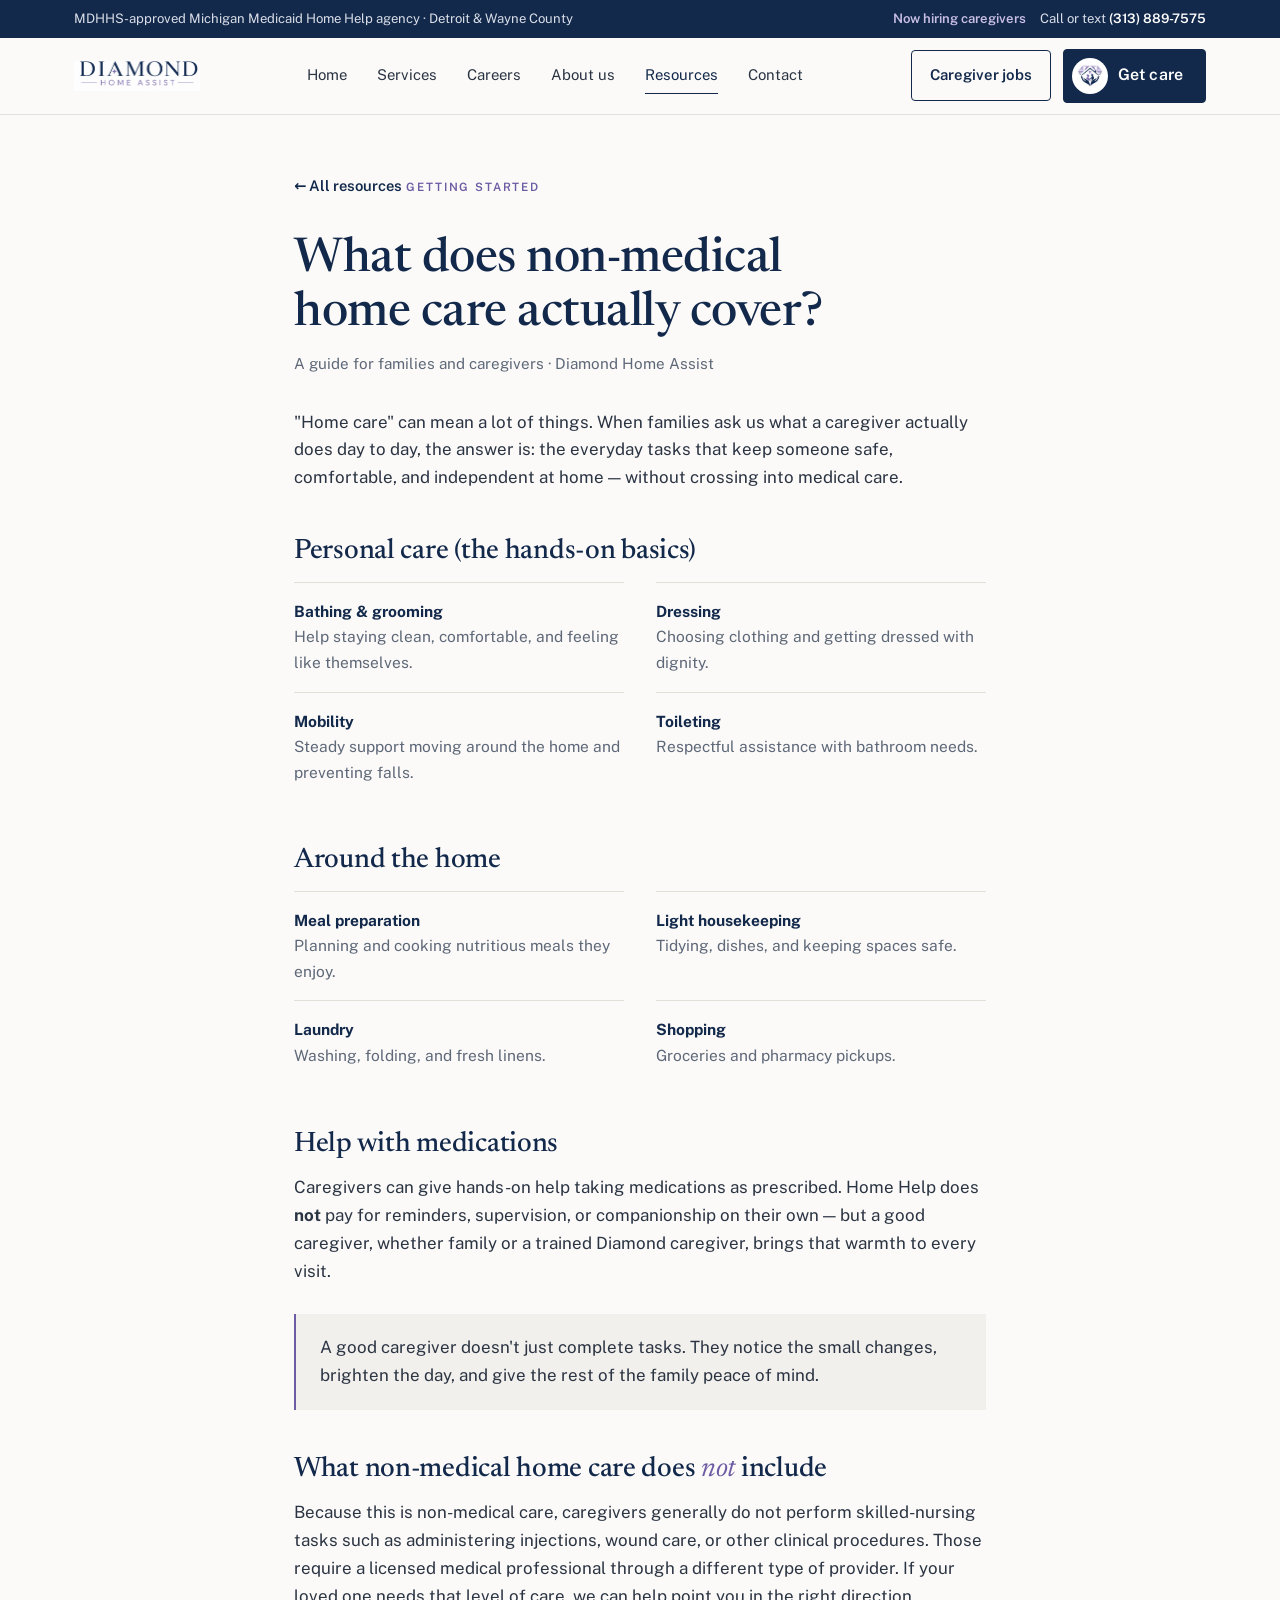
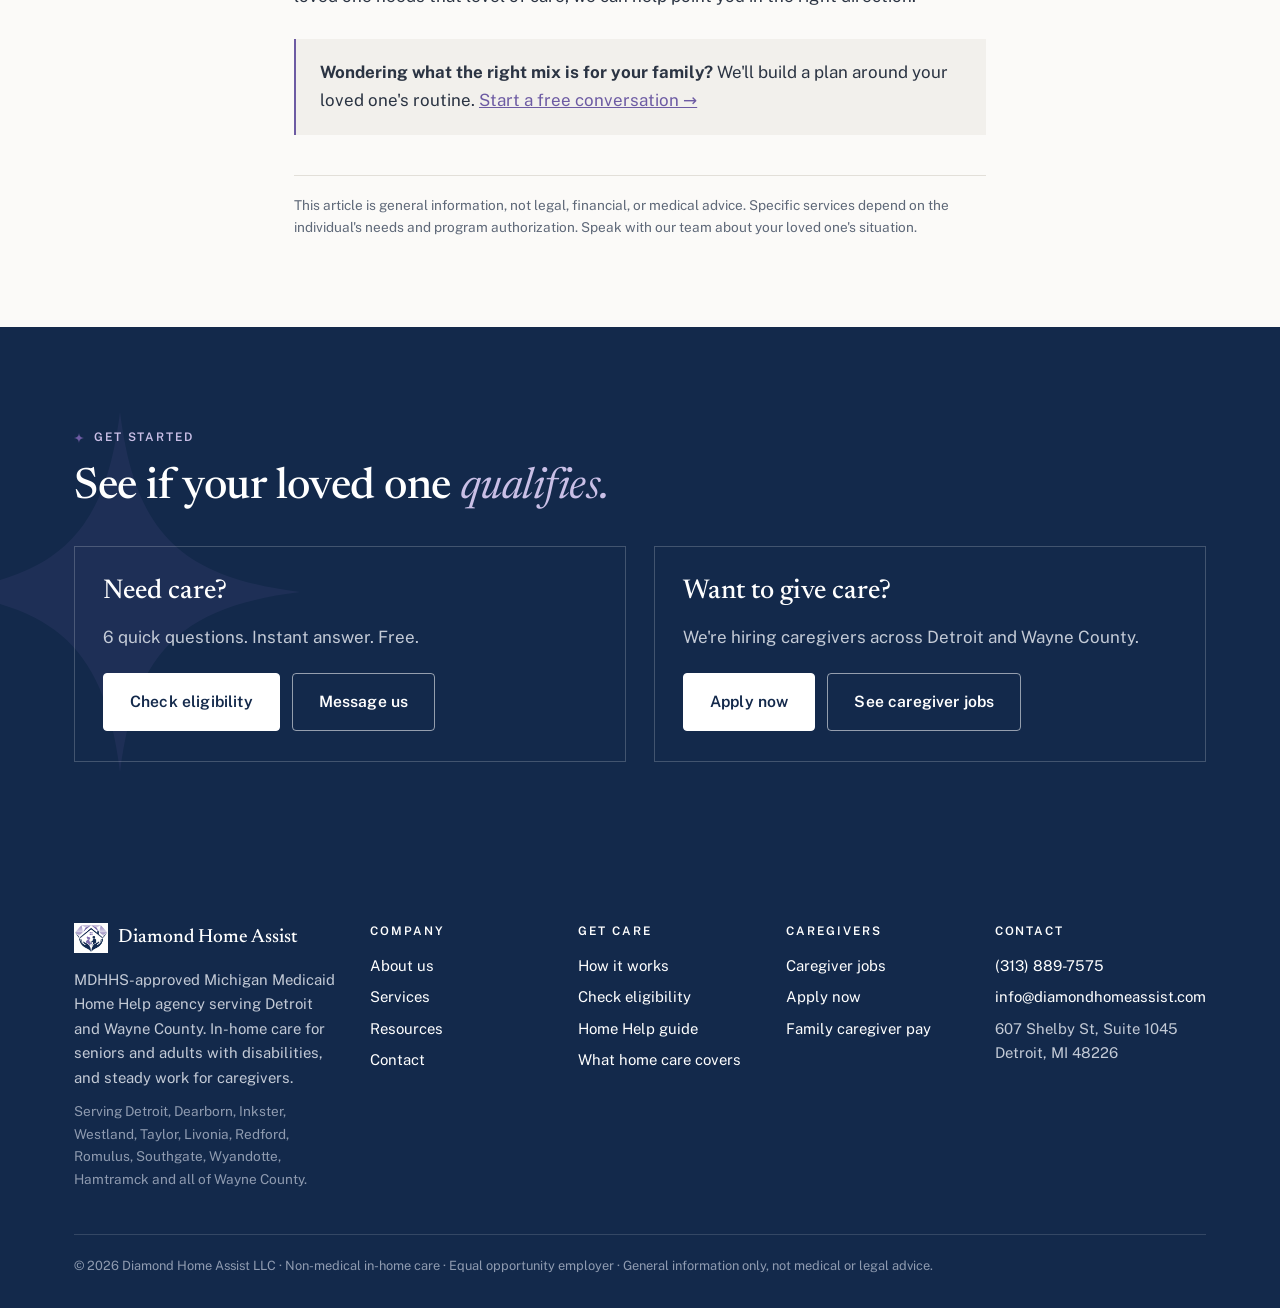
<file: articles/what-home-care-covers.html>
<!DOCTYPE html>
<html lang="en">
<head>
<meta charset="utf-8">
<meta name="viewport" content="width=device-width, initial-scale=1">
<title>What Does Non-Medical Home Care Actually Cover? — Diamond Home Assist</title>
<meta name="description" content="A clear look at what an in-home, non-medical caregiver helps with through Michigan Home Help — from bathing and meals to housework — and what falls outside the scope.">
<link rel="icon" href="../assets/mark-sm.png">
<link rel="preconnect" href="https://fonts.googleapis.com">
<link rel="preconnect" href="https://fonts.gstatic.com" crossorigin>
<link href="https://fonts.googleapis.com/css2?family=Newsreader:ital,opsz,wght@0,6..72,400;0,6..72,500;1,6..72,400;1,6..72,500&family=Public+Sans:wght@400;500;600&display=swap" rel="stylesheet">
<link rel="stylesheet" href="../style.css">
<link rel="canonical" href="https://diamondhomeassist.com/articles/what-home-care-covers.html">
</head>
<body>

<div class="topbar"><div class="wrap">
  <span class="tb-left">MDHHS-approved Michigan Medicaid Home Help agency · Detroit &amp; Wayne County</span>
  <span><a class="tb-hire" href="../careers.html">Now hiring caregivers</a>Call or text <a href="tel:+13138897575">(313) 889-7575</a></span>
</div></div>

<header>
  <div class="wrap nav">
    <a class="brand" href="../index.html" aria-label="Diamond Home Assist — home"><img class="wordmark" src="../assets/wordmark.png" alt="Diamond Home Assist"></a>
    <nav class="links" id="menu"><a href="../index.html">Home</a><a href="../services.html">Services</a><a href="../careers.html">Careers</a><a href="../about.html">About us</a><a href="../articles.html" class="active">Resources</a><a href="#contact" data-msg>Contact</a></nav>
    <div class="nav-right">
      <a class="nav-jobs" href="../careers.html">Caregiver jobs</a>
      <a class="btn btn-primary nav-cta" href="../eligibility.html"><span class="nav-emblem" aria-hidden="true"><img src="../assets/mark-sm.png" alt=""></span>Get care</a>
      <button class="burger" aria-label="Open menu" aria-expanded="false" aria-controls="menu"><span></span><span></span><span></span></button>
    </div>
  </div>
</header>

<main class="article-page"><section style="padding:56px 0 0;">
  <div class="wrap article">
    <a href="../articles.html" class="back">← All resources</a>
    <span class="pill-tag">Getting started</span>
    <h1 style="font-size:clamp(2rem,4.5vw,3rem); margin-top:14px;">What does non-medical home care actually cover?</h1>
    <p class="meta">A guide for families and caregivers · Diamond Home Assist</p>

    <p>"Home care" can mean a lot of things. When families ask us what a caregiver actually does day to day, the answer is: the everyday tasks that keep someone safe, comfortable, and independent at home — without crossing into medical care.</p>

    <h2>Personal care (the hands-on basics)</h2>
    <div class="grid2">
      <div class="mini"><b>Bathing & grooming</b><br>Help staying clean, comfortable, and feeling like themselves.</div>
      <div class="mini"><b>Dressing</b><br>Choosing clothing and getting dressed with dignity.</div>
      <div class="mini"><b>Mobility</b><br>Steady support moving around the home and preventing falls.</div>
      <div class="mini"><b>Toileting</b><br>Respectful assistance with bathroom needs.</div>
    </div>

    <h2>Around the home</h2>
    <div class="grid2">
      <div class="mini"><b>Meal preparation</b><br>Planning and cooking nutritious meals they enjoy.</div>
      <div class="mini"><b>Light housekeeping</b><br>Tidying, dishes, and keeping spaces safe.</div>
      <div class="mini"><b>Laundry</b><br>Washing, folding, and fresh linens.</div>
      <div class="mini"><b>Shopping</b><br>Groceries and pharmacy pickups.</div>
    </div>

    <h2>Help with medications</h2>
    <p>Caregivers can give hands-on help taking medications as prescribed. Home Help does <strong>not</strong> pay for reminders, supervision, or companionship on their own — but a good caregiver, whether family or a trained Diamond caregiver, brings that warmth to every visit.</p>

    <div class="callout">
      <p>A good caregiver doesn't just complete tasks. They notice the small changes, brighten the day, and give the rest of the family peace of mind.</p>
    </div>

    <h2>What non-medical home care does <em>not</em> include</h2>
    <p>Because this is non-medical care, caregivers generally do not perform skilled-nursing tasks such as administering injections, wound care, or other clinical procedures. Those require a licensed medical professional through a different type of provider. If your loved one needs that level of care, we can help point you in the right direction.</p>

    <div class="callout">
      <p><strong>Wondering what the right mix is for your family?</strong> We'll build a plan around your loved one's routine. <a href="../eligibility.html">Start a free conversation →</a></p>
    </div>

    <p class="disclaimer">This article is general information, not legal, financial, or medical advice. Specific services depend on the individual's needs and program authorization. Speak with our team about your loved one's situation.</p>
  </div>
</section></main>

<section class="cta-final"><span class="star-mark" aria-hidden="true"></span>
  <div class="wrap cta-v3">
    <div class="cta-head">
      <span class="eyebrow">Get started</span>
      <h2>See if your loved one <em>qualifies.</em></h2>
    </div>
    <div class="cta-dual">
      <div>
        <h3>Need care?</h3>
        <p>6 quick questions. Instant answer. Free.</p>
        <div class="hero-ctas">
          <a class="btn btn-light" href="../eligibility.html">Check eligibility</a>
          <a class="btn btn-light-ghost" href="#contact" data-msg>Message us</a>
        </div>
      </div>
      <div>
        <h3>Want to give care?</h3>
        <p>We're hiring caregivers across Detroit and Wayne County.</p>
        <div class="hero-ctas">
          <a class="btn btn-light" href="https://form.jotform.com/263138129393158">Apply now</a>
          <a class="btn btn-light-ghost" href="../careers.html">See caregiver jobs</a>
        </div>
      </div>
    </div>
  </div>
</section>

<footer>
  <div class="wrap">
    <div class="fgrid fgrid5">
      <div>
        <a class="brand" href="../index.html"><img src="../assets/mark-sm.png" alt="">Diamond Home Assist</a>
        <p style="margin-top:14px;max-width:340px">MDHHS-approved Michigan Medicaid Home Help agency serving Detroit and Wayne County. In-home care for seniors and adults with disabilities, and steady work for caregivers.</p>
        <p style="margin-top:10px;font-size:.85rem;color:#8f9bb0">Serving Detroit, Dearborn, Inkster, Westland, Taylor, Livonia, Redford, Romulus, Southgate, Wyandotte, Hamtramck and all of Wayne County.</p>
      </div>
      <div><h4>Company</h4><ul><li><a href="../about.html">About us</a></li><li><a href="../services.html">Services</a></li><li><a href="../articles.html">Resources</a></li><li><a href="#contact" data-msg>Contact</a></li></ul></div>
      <div><h4>Get care</h4><ul><li><a href="../index.html#how">How it works</a></li><li><a href="../eligibility.html">Check eligibility</a></li><li><a href="../articles/home-help-guide.html">Home Help guide</a></li><li><a href="../articles/what-home-care-covers.html">What home care covers</a></li></ul></div>
      <div><h4>Caregivers</h4><ul><li><a href="../careers.html">Caregiver jobs</a></li><li><a href="https://form.jotform.com/263138129393158">Apply now</a></li><li><a href="../articles/family-caregiver-pay.html">Family caregiver pay</a></li></ul></div>
      <div><h4>Contact</h4><ul><li><a href="tel:+13138897575">(313) 889-7575</a></li><li><a href="mailto:info@diamondhomeassist.com">info@diamondhomeassist.com</a></li><li>607 Shelby St, Suite 1045<br>Detroit, MI 48226</li></ul></div>
    </div>
    <div class="legal">© 2026 Diamond Home Assist LLC · Non-medical in-home care · Equal opportunity employer · General information only, not medical or legal advice.</div>
  </div>
</footer>

<div class="callbar">
  <a class="btn btn-primary" href="tel:+13138897575">Call now</a>
  <a class="btn btn-ghost" href="#contact" data-msg>Message us</a>
</div>

<div class="msg-modal" id="msgModal" hidden>
  <div class="msg-box" role="dialog" aria-modal="true" aria-labelledby="msgTitle">
    <button class="msg-close" aria-label="Close">×</button>
    <h3 id="msgTitle">How would you like to reach us?</h3>
    <p>We usually reply within one business day.</p>
    <a class="msg-opt" href="tel:+13138897575"><span><svg viewBox="0 0 24 24" fill="none" stroke="currentColor" stroke-width="1.6" aria-hidden="true"><path d="M5 4h4l2 5-2.5 1.5a11 11 0 0 0 5 5L15 13l5 2v4a2 2 0 0 1-2 2A16 16 0 0 1 3 6a2 2 0 0 1 2-2"/></svg></span><div><strong>Call us</strong><small>(313) 889-7575</small></div></a>
    <a class="msg-opt" href="sms:+13138897575"><span><svg viewBox="0 0 24 24" fill="none" stroke="currentColor" stroke-width="1.6" aria-hidden="true"><path d="M4 5h16v11H8l-4 4z"/></svg></span><div><strong>Send a text</strong><small>(313) 889-7575</small></div></a>
    <a class="msg-opt" href="mailto:info@diamondhomeassist.com?subject=Question%20about%20Home%20Help"><span><svg viewBox="0 0 24 24" fill="none" stroke="currentColor" stroke-width="1.6" aria-hidden="true"><rect x="3" y="5" width="18" height="14"/><path d="m3 6 9 7 9-7"/></svg></span><div><strong>Email us</strong><small>info@diamondhomeassist.com</small></div></a>
    <a class="msg-opt" href="../eligibility.html"><span><svg viewBox="0 0 24 24" fill="none" stroke="currentColor" stroke-width="1.6" aria-hidden="true"><path d="m5 12 4 4 10-10"/></svg></span><div><strong>Check if you qualify for care</strong><small>Six quick questions, instant answer</small></div></a>
    <a class="msg-opt" href="https://form.jotform.com/263137814450152"><span><svg viewBox="0 0 24 24" fill="none" stroke="currentColor" stroke-width="1.6" aria-hidden="true"><rect x="5" y="3" width="14" height="18" rx="1"/><path d="M8 8h8M8 12h8M8 16h5"/></svg></span><div><strong>Fill out the intake form</strong><small>Get care started · about 10 minutes</small></div></a>
    <a class="msg-opt" href="https://form.jotform.com/263138129393158"><span><svg viewBox="0 0 24 24" fill="none" stroke="currentColor" stroke-width="1.6" aria-hidden="true"><path d="M12 3l2.5 6.5L21 12l-6.5 2.5L12 21l-2.5-6.5L3 12l6.5-2.5z"/></svg></span><div><strong>Apply to be a caregiver</strong><small>About 3 minutes</small></div></a>
  </div>
</div>
<script>
(function(){
  var m=document.getElementById('msgModal'),b=document.querySelector('.burger'),menu=document.getElementById('menu');
  function open(e){e&&e.preventDefault();m.hidden=false;menu.classList.remove('open');b.setAttribute('aria-expanded','false')}
  document.querySelectorAll('[data-msg]').forEach(function(a){a.addEventListener('click',open)});
  m.addEventListener('click',function(e){if(e.target===m||e.target.classList.contains('msg-close'))m.hidden=true});
  m.querySelectorAll('.msg-opt').forEach(function(a){a.addEventListener('click',function(){m.hidden=true})});
  document.addEventListener('keydown',function(e){if(e.key==='Escape')m.hidden=true});
  b.addEventListener('click',function(){var o=menu.classList.toggle('open');b.setAttribute('aria-expanded',o)});
})();
</script>
</body>
</html>
</file>
<file: style.css>
/* Diamond Home Assist — site stylesheet v2
   Layout idea: quiet editorial pages — left-aligned serif headlines, hairline rules,
   generous white space, photography carrying the warmth; navy ink + one lavender accent from the logo. */
:root{
  --ink:#13294b;          /* brand navy — headings, buttons */
  --text:#2b3443;         /* body copy */
  --muted:#5e6878;        /* secondary copy */
  --paper:#fbfaf8;        /* page background */
  --stone:#f2f0ec;        /* alternate section background */
  --rule:#e2dfd9;         /* hairlines */
  --accent:#6d5ba3;       /* lavender from the wordmark — small labels, links, focus */
  --accent-soft:#efecf6;
  --display:'Newsreader',Georgia,'Times New Roman',serif;
  --body:'Public Sans',system-ui,-apple-system,'Segoe UI',Roboto,sans-serif;
  /* legacy names used by page-level styles */
  --navy:var(--ink); --teal:var(--accent); --teal-soft:var(--accent-soft); --gold:var(--accent);
  --line:var(--rule); --bg:var(--paper); --card:#fff; --radius:6px;
}
*{box-sizing:border-box;margin:0;padding:0}
html{scroll-behavior:smooth;-webkit-text-size-adjust:100%}
body{font-family:var(--body);color:var(--text);background:var(--paper);line-height:1.65;font-size:17px;padding-bottom:72px;-webkit-font-smoothing:antialiased}
@media(min-width:900px){body{padding-bottom:0}}
img{max-width:100%;display:block}
a{color:var(--accent)}
:focus-visible{outline:2px solid var(--accent);outline-offset:3px}
h1,h2,h3{font-family:var(--display);color:var(--ink);font-weight:500;line-height:1.12;letter-spacing:-.01em;text-wrap:balance}
h1{font-size:clamp(2.4rem,5.6vw,4.1rem)}
h2{font-size:clamp(1.9rem,3.6vw,2.7rem);margin-bottom:.7rem}
h3{font-size:1.3rem;margin-bottom:.35rem;letter-spacing:0}
.wrap{max-width:1180px;margin:0 auto;padding:0 24px}
.eyebrow{display:inline-block;font-family:var(--body);font-size:.74rem;font-weight:600;letter-spacing:.16em;text-transform:uppercase;color:var(--accent);margin-bottom:1rem}
.lead{font-size:1.15rem;color:var(--muted);max-width:58ch}
.center{text-align:center}
.center .lead{margin-left:auto;margin-right:auto}

/* utility bar + header */
.topbar{background:var(--ink);color:#d9dee8;font-size:.82rem}
.topbar .wrap{display:flex;justify-content:space-between;gap:16px;padding-top:8px;padding-bottom:8px}
.topbar a{color:#fff;text-decoration:none;font-weight:600}
.topbar .tb-left{display:none}
@media(min-width:700px){.topbar .tb-left{display:block}}
header{position:sticky;top:0;z-index:20;background:rgba(251,250,248,.96);backdrop-filter:blur(8px);border-bottom:1px solid var(--rule)}
.nav{display:flex;align-items:center;justify-content:space-between;height:76px;gap:20px}
.brand{display:flex;align-items:center;gap:10px;text-decoration:none;color:var(--ink);font-family:var(--display);font-weight:500;font-size:1.2rem}
.brand img{width:34px;height:auto}
.brand .wordmark{width:auto;height:30px}
.links{display:none;gap:30px;align-items:center}
.links a{color:var(--text);text-decoration:none;font-size:.93rem;white-space:nowrap;padding:6px 0;border-bottom:1px solid transparent}
.links a:hover,.links a.active{color:var(--ink);border-bottom-color:var(--ink)}
@media(min-width:960px){.links{display:flex}}
.nav-right{display:flex;align-items:center;gap:12px}
.burger{display:flex;flex-direction:column;gap:5px;background:none;border:0;padding:8px;cursor:pointer}
.burger span{width:24px;height:1.5px;background:var(--ink)}
@media(min-width:960px){.burger{display:none}}
@media(max-width:959px){
  .links.open{display:flex;flex-direction:column;align-items:stretch;gap:0;position:absolute;top:76px;left:0;right:0;background:var(--paper);border-bottom:1px solid var(--rule);padding:4px 24px 18px}
  .links.open a{padding:15px 0;border-bottom:1px solid var(--rule);font-size:1.05rem}
  .nav-right .btn{display:none}
}

/* buttons */
.btn{display:inline-flex;align-items:center;justify-content:center;gap:10px;padding:15px 26px;border-radius:4px;font-family:var(--body);font-weight:600;font-size:.98rem;letter-spacing:.01em;text-decoration:none;border:1px solid transparent;cursor:pointer;transition:background .2s,color .2s,border-color .2s}
.btn-primary,.btn-dark{background:var(--ink);color:#fff;border-color:var(--ink)}
.btn-primary:hover,.btn-dark:hover{background:#0b1a33}
.btn-ghost{background:transparent;color:var(--ink);border-color:var(--ink)}
.btn-ghost:hover{background:var(--ink);color:#fff}
.btn-light{background:#fff;color:var(--ink);border-color:#fff}
.btn-light:hover{background:transparent;color:#fff}
.btn-sm{padding:10px 18px;font-size:.88rem}
.btn-lg{padding:17px 30px;font-size:1.02rem}
.btn svg{width:18px;height:18px;flex:none}
.text-link{color:var(--ink);font-weight:600;text-decoration:none;border-bottom:1px solid var(--accent);padding-bottom:2px}
.text-link:hover{color:var(--accent)}

/* hero */
.hero{padding:64px 0 0}
.hero-grid{display:grid;gap:44px;align-items:end}
@media(min-width:960px){.hero-grid{grid-template-columns:1.05fr .95fr;gap:64px}}
.hero h1{max-width:15ch}
.hero .lead{margin-top:22px;font-size:1.2rem}
.hero-ctas{display:flex;flex-wrap:wrap;gap:12px;margin:34px 0 22px}
.hero-note{font-size:.95rem;color:var(--muted)}
.hero-img{position:relative}
.hero-img img{width:100%;aspect-ratio:4/5;object-fit:cover;border-radius:2px}
@media(min-width:960px){.hero-img img{aspect-ratio:5/6}}
.hero-img figcaption{font-size:.82rem;color:var(--muted);margin-top:10px}
.facts{display:grid;border-top:1px solid var(--rule);border-bottom:1px solid var(--rule);margin-top:64px}
@media(min-width:760px){.facts{grid-template-columns:repeat(3,1fr)}}
.facts div{padding:26px 0}
@media(min-width:760px){.facts div{padding:30px 28px}.facts div:first-child{padding-left:0}.facts div+div{border-left:1px solid var(--rule)}}
@media(max-width:759px){.facts div+div{border-top:1px solid var(--rule)}}
.facts strong{display:block;font-family:var(--display);font-weight:500;font-size:1.35rem;color:var(--ink);margin-bottom:2px}
.facts span{color:var(--muted);font-size:.95rem}

/* sections */
section{padding:96px 0}
.alt{background:var(--stone)}
.split{display:grid;gap:40px}
@media(min-width:900px){.split{grid-template-columns:.85fr 1.15fr;gap:80px}}
.split-head h2{max-width:14ch}
.steps{list-style:none;counter-reset:s}
.steps li{display:grid;grid-template-columns:64px 1fr;gap:8px;padding:28px 0;border-top:1px solid var(--rule)}
.steps li:last-child{border-bottom:1px solid var(--rule)}
.steps .n{font-family:var(--display);font-size:1.6rem;color:var(--accent);line-height:1.2}
.steps p{color:var(--muted)}
.grid2{display:grid;gap:44px;align-items:center}
@media(min-width:900px){.grid2{grid-template-columns:1fr 1fr;gap:80px}}
.rounded{overflow:hidden;border-radius:2px;aspect-ratio:4/3;background:var(--stone)}
.rounded img{width:100%;height:100%;object-fit:cover}
.check{list-style:none;margin:22px 0}
.check li{padding:14px 0 14px 34px;position:relative;border-top:1px solid var(--rule)}
.check li:last-child{border-bottom:1px solid var(--rule)}
.check li::before{content:"";position:absolute;left:2px;top:22px;width:14px;height:7px;border-left:1.5px solid var(--accent);border-bottom:1.5px solid var(--accent);transform:rotate(-45deg)}
.small-note{color:var(--muted);font-size:.9rem}
.covers{display:grid;gap:0 56px;margin-top:8px}
@media(min-width:700px){.covers{grid-template-columns:1fr 1fr}}
.covers div{padding:20px 0;border-top:1px solid var(--rule)}
.covers h3{font-size:1.15rem}
.covers p{color:var(--muted);font-size:.97rem}
.note-box{margin-top:36px;padding:20px 24px;background:var(--stone);border-left:2px solid var(--accent);font-size:.95rem;color:var(--text);max-width:820px}
.alt .note-box{background:#fff}
.quote-band{background:var(--ink);color:#fff;padding:0}
.quote-grid{display:grid}
@media(min-width:900px){.quote-grid{grid-template-columns:1fr 1fr}}
.quote-grid img{width:100%;height:100%;min-height:320px;object-fit:cover}
.quote-text{padding:72px 24px}
@media(min-width:900px){.quote-text{padding:96px 72px}}
.quote-band h2{color:#fff}
.quote-band .eyebrow{color:#c9bfe6}
.pillars{display:grid;gap:0 40px;margin-top:28px}
@media(min-width:600px){.pillars{grid-template-columns:1fr 1fr}}
.pillars div{padding:20px 0;border-top:1px solid rgba(255,255,255,.18)}
.pillars h3{color:#fff;font-size:1.15rem}
.pillars p{color:#c3cad6;font-size:.95rem}

/* faq */
.faq{max-width:820px;margin-top:8px}
details{border-top:1px solid var(--rule);padding:22px 0}
details:last-child{border-bottom:1px solid var(--rule)}
summary{cursor:pointer;font-family:var(--display);font-size:1.25rem;color:var(--ink);list-style:none;display:flex;justify-content:space-between;gap:16px}
summary::-webkit-details-marker{display:none}
summary::after{content:"+";font-family:var(--body);font-weight:300;font-size:1.5rem;line-height:1;color:var(--accent)}
details[open] summary::after{content:"−"}
details p{margin-top:12px;color:var(--muted);max-width:65ch}

/* closing CTA */
.cta-final{background:var(--stone);text-align:left}
.cta-final .wrap{display:grid;gap:28px;align-items:end}
@media(min-width:900px){.cta-final .wrap{grid-template-columns:1.2fr .8fr}}
.cta-final .hero-ctas{margin:0}
@media(min-width:900px){.cta-final .hero-ctas{justify-content:flex-end}}
.cta-band{background:var(--stone)}
.cta-band .hero-ctas{justify-content:center}

/* careers line */
.hiring{background:var(--paper);padding:44px 0;border-top:1px solid var(--rule)}
.hiring-inner{display:flex;flex-wrap:wrap;gap:20px 32px;align-items:center;justify-content:space-between}
.hiring h2{font-size:1.6rem;margin:0}
.hiring .eyebrow{margin-bottom:.4rem}
.hiring p{color:var(--muted);max-width:56ch;margin-top:6px}

/* footer */
footer{background:var(--ink);color:#c3cad6;padding:64px 0 32px;font-size:.93rem}
footer a{color:#fff;text-decoration:none}
footer a:hover{text-decoration:underline}
.fgrid{display:grid;gap:32px}
@media(min-width:800px){.fgrid{grid-template-columns:1.4fr 1fr 1fr}}
@media(min-width:900px){.fgrid4{grid-template-columns:1.5fr 1fr 1fr 1.2fr}}
footer h4{color:#fff;margin-bottom:12px;font-size:.74rem;letter-spacing:.16em;text-transform:uppercase;font-weight:600}
footer li{list-style:none;margin:7px 0}
footer .brand{color:#fff}
.legal{border-top:1px solid rgba(255,255,255,.14);margin-top:44px;padding-top:20px;font-size:.8rem;color:#8f9bb0}

/* mobile action bar */
.callbar{position:fixed;bottom:0;left:0;right:0;z-index:30;display:grid;grid-template-columns:1fr 1fr;gap:8px;padding:10px 12px calc(10px + env(safe-area-inset-bottom));background:var(--paper);border-top:1px solid var(--rule)}
.callbar .btn{padding:13px 10px;font-size:.95rem}
@media(min-width:900px){.callbar{display:none}}

/* contact popup */
.msg-modal{position:fixed;inset:0;z-index:100;background:rgba(19,41,75,.5);display:flex;align-items:center;justify-content:center;padding:20px}
.msg-modal[hidden]{display:none}
.msg-box{background:var(--paper);border-radius:6px;padding:32px;max-width:440px;width:100%;position:relative}
.msg-box h3{font-size:1.5rem;padding-right:30px}
.msg-box>p{color:var(--muted);margin-bottom:18px}
.msg-close{position:absolute;top:16px;right:18px;background:none;border:0;font-size:1.6rem;line-height:1;color:var(--muted);cursor:pointer}
.msg-opt{display:flex;align-items:center;gap:16px;padding:16px 4px;border-top:1px solid var(--rule);text-decoration:none;color:var(--text)}
.msg-opt:last-child{border-bottom:1px solid var(--rule)}
.msg-opt:hover strong{color:var(--accent)}
.msg-opt span{width:22px;display:flex;justify-content:center;color:var(--accent);font-size:1.1rem}
.msg-opt span svg{width:20px;height:20px}
.msg-opt strong{display:block;color:var(--ink);font-weight:600}
.msg-opt small{color:var(--muted);font-size:.9rem}

/* inner pages */
.page-hero{background:var(--stone);padding:72px 0 64px;border-bottom:1px solid var(--rule)}
.page-hero h1{max-width:18ch}
.grid3{display:grid;gap:0 40px;margin-top:36px}
@media(min-width:800px){.grid3{grid-template-columns:repeat(3,1fr)}}
.card{background:transparent;border-top:1px solid var(--rule);padding:26px 0}
.card p{color:var(--muted)}
.num{font-family:var(--display);font-size:1.5rem;color:var(--accent);margin-bottom:8px}
.svc-grid{display:grid;gap:0 48px;margin-top:36px;text-align:left}
@media(min-width:700px){.svc-grid{grid-template-columns:repeat(2,1fr)}}
@media(min-width:1000px){.svc-grid{grid-template-columns:repeat(3,1fr)}}
.svc{position:relative}
.svc-ico{display:none}
.svc.soon h3::after{content:" — on the way";font-family:var(--body);font-size:.8rem;color:var(--accent);letter-spacing:.04em}
.badge{display:none}
.why{background:var(--ink);color:#fff}
.why h2,.why h3{color:#fff}
.why .eyebrow{color:#c9bfe6}
.why .lead{color:#c3cad6}
.why-grid{display:grid;gap:0 40px}
@media(min-width:600px){.why-grid{grid-template-columns:1fr 1fr}}
.why-grid.four{grid-template-columns:repeat(auto-fit,minmax(220px,1fr))}
.why-item{padding:22px 0;border-top:1px solid rgba(255,255,255,.18)}
.why-item p{color:#c3cad6;font-size:.96rem}
.res{display:block;text-decoration:none;color:var(--text)}
.res:hover h3{color:var(--accent)}
.res .more{display:inline-block;margin-top:12px;color:var(--ink);font-weight:600;border-bottom:1px solid var(--accent)}
.pill-tag{display:inline-block;color:var(--accent);font-size:.72rem;font-weight:600;letter-spacing:.16em;text-transform:uppercase;margin-bottom:10px}
.article-page section{padding:56px 0 72px!important}
.article{max-width:740px}
.article .back{display:inline-block;color:var(--ink);font-weight:600;text-decoration:none;margin-bottom:22px;font-size:.92rem}
.article .meta{color:var(--muted);margin:10px 0 32px;font-size:.95rem}
.article h2{font-size:1.75rem;margin:44px 0 14px}
.article p{margin-bottom:16px;font-size:1.06rem}
.article ul,.article ol{margin:0 0 18px 22px}
.article li{margin:6px 0}
.article .grid2{gap:0 32px;align-items:stretch}
@media(min-width:600px){.article .grid2{grid-template-columns:1fr 1fr}}
.article .mini{border-top:1px solid var(--rule);padding:16px 0;color:var(--muted);font-size:.97rem}
.article .mini b{color:var(--ink)}
.article .callout{border-left:2px solid var(--accent);background:var(--stone);padding:20px 24px;margin:28px 0}
.article .callout p{margin:0}
.article .disclaimer{font-size:.85rem;color:var(--muted);border-top:1px solid var(--rule);padding-top:18px;margin-top:40px}
.article table{width:100%;border-collapse:collapse;margin:18px 0;font-variant-numeric:tabular-nums}
.article th,.article td{border-bottom:1px solid var(--rule);padding:12px 8px;text-align:left}

/* forms (careers) */
.form-section{background:var(--stone)}
.form-card{background:#fff;border:1px solid var(--rule);border-radius:6px;padding:28px}
@media(min-width:700px){.form-card{padding:40px}}
.field{margin-bottom:18px}
.field label,.field legend{display:block;font-weight:600;margin-bottom:6px;color:var(--ink);font-size:.95rem}
.field input,.field select,.field textarea{width:100%;padding:14px 16px;border:1px solid #cfccc5;border-radius:4px;font-size:1rem;font-family:inherit;background:#fff;color:var(--text)}
.field input:focus,.field select:focus,.field textarea:focus{outline:none;border-color:var(--ink);box-shadow:0 0 0 3px var(--accent-soft)}
.row2{display:grid;gap:0 16px}
@media(min-width:600px){.row2{grid-template-columns:1fr 1fr}}
fieldset{border:0}
.opts{display:flex;flex-wrap:wrap;gap:10px}
.opts label{display:flex;align-items:center;gap:8px;border:1px solid #cfccc5;border-radius:4px;padding:10px 16px;cursor:pointer;font-weight:500;color:var(--text);margin:0}
.opts input{width:auto;accent-color:var(--ink)}
.opts label:has(input:checked){border-color:var(--ink);background:var(--accent-soft)}
.form-card .btn{width:100%;margin-top:6px}
.fine{font-size:.84rem;color:var(--muted);margin-top:14px;text-align:center}
.hp{position:absolute;left:-9999px}
@media(prefers-reduced-motion:reduce){*{scroll-behavior:auto!important;transition:none!important}}

/* --- flair: the logo's four-point star, italic accents, framed photography --- */
:root{--star:url("data:image/svg+xml,%3Csvg xmlns='http://www.w3.org/2000/svg' viewBox='0 0 24 24'%3E%3Cpath d='M12 0C13 8 16 11 24 12C16 13 13 16 12 24C11 16 8 13 0 12C8 11 11 8 12 0Z' fill='%236d5ba3'/%3E%3C/svg%3E")}
h1 em,h2 em{font-style:italic;color:var(--accent);font-weight:400}
.quote-band h2 em,.cta-final h2 em{color:#c9bfe6}
.eyebrow{display:inline-flex;align-items:center;gap:10px}
.eyebrow::before{content:"";width:10px;height:10px;background:var(--star) center/contain no-repeat;flex:none}
.star{display:inline-block;width:22px;height:22px;background:var(--star) center/contain no-repeat;flex:none}

/* hero: offset frame + floating badge + gentle entrance */
.hero{position:relative;overflow:hidden}
.hero::before{content:"";position:absolute;right:-120px;top:-140px;width:520px;height:520px;background:radial-gradient(closest-side,var(--accent-soft),transparent);z-index:-1}
.hero-img{margin:0 0 0 0}
.hero-img img{position:relative;z-index:1}
@media(min-width:960px){.hero-img{margin:0 24px 24px 0}.hero-img::after{content:"";position:absolute;inset:24px -24px -24px 24px;border:1px solid var(--accent);z-index:0}}
.hero-badge{position:absolute;z-index:2;left:-1px;bottom:28px;display:flex;align-items:center;gap:12px;background:var(--paper);padding:14px 20px 14px 16px;border-left:2px solid var(--accent);box-shadow:0 18px 40px rgba(19,41,75,.12);font-size:.88rem;color:var(--muted);line-height:1.35;margin:0!important}
.hero-badge strong{display:block;color:var(--ink);font-weight:600;font-size:.95rem}
@media(min-width:960px){.hero-badge{left:-36px}}
@keyframes rise{from{opacity:.001;transform:translateY(14px)}to{opacity:1;transform:none}}
.hero-grid>div>*{animation:rise .8s cubic-bezier(.2,.7,.2,1) both}
.hero-grid>div>*:nth-child(2){animation-delay:.08s}
.hero-grid>div>*:nth-child(3){animation-delay:.16s}
.hero-grid>div>*:nth-child(4){animation-delay:.24s}
.hero-grid>div>*:nth-child(5){animation-delay:.32s}
.hero-img{animation:rise 1s .2s cubic-bezier(.2,.7,.2,1) both}
.facts strong::before{content:"";display:inline-block;width:12px;height:12px;margin-right:10px;background:var(--star) center/contain no-repeat;vertical-align:1px}

/* steps: big italic numerals */
.steps .n{font-style:italic;font-size:2.4rem;line-height:1}
.steps li{transition:padding-left .3s}
.steps li:hover{padding-left:8px}

/* photos: slow zoom on hover */
.rounded img,.quote-grid img{transition:transform 1.2s cubic-bezier(.2,.7,.2,1)}
.rounded:hover img{transform:scale(1.04)}
.quote-grid>img{overflow:hidden}
#qualify .rounded{position:relative;overflow:visible}
#qualify .rounded img{border-radius:2px}
@media(min-width:900px){#qualify .rounded::before{content:"";position:absolute;inset:-20px 20px 20px -20px;background:var(--accent-soft);z-index:0}#qualify .rounded img{position:relative;z-index:1}}

/* covers: star bullets + hover underline */
.covers h3{display:flex;align-items:center;gap:10px}
.covers h3::before{content:"";width:9px;height:9px;background:var(--star) center/contain no-repeat;flex:none}

/* quote band star watermark */
.quote-text{position:relative;overflow:hidden}
.quote-text::after{content:"";position:absolute;right:-90px;bottom:-90px;width:300px;height:300px;background:var(--star) center/contain no-repeat;opacity:.09}
.pillars h3::before{content:"";display:inline-block;width:10px;height:10px;margin-right:10px;background:var(--star) center/contain no-repeat;filter:brightness(1.8)}

/* closing CTA on navy with a large star */
.cta-final{background:var(--ink);position:relative;overflow:hidden}
.cta-final h2{color:#fff}
.cta-final .lead{color:#c3cad6}
.cta-final .eyebrow{color:#c9bfe6}
.cta-final .wrap{position:relative;z-index:1}
.star-mark{position:absolute;left:-60px;top:50%;width:360px;height:360px;transform:translateY(-50%);background:var(--star) center/contain no-repeat;opacity:.12}
.btn-light-ghost{background:transparent;color:#fff;border-color:rgba(255,255,255,.55)}
.btn-light-ghost:hover{background:#fff;color:var(--ink)}
.btn-light:hover{background:var(--accent-soft);color:var(--ink);border-color:var(--accent-soft)}

/* buttons: understated arrow nudge */
.text-link::after{content:" →";display:inline-block;transition:transform .2s}
.text-link:hover::after{transform:translateX(4px)}
@media(prefers-reduced-motion:reduce){.hero-grid>div>*,.hero-img{animation:none}}

/* header CTA: prominent, always visible */
.nav-cta{padding:14px 24px;font-size:1rem;gap:10px}
.nav-cta .star{width:14px;height:14px;filter:brightness(2.2)}
.nav-cta:hover{background:var(--accent);border-color:var(--accent)}
@media(max-width:959px){.nav-right .nav-cta{display:inline-flex;padding:11px 16px;font-size:.92rem}}
@media(max-width:420px){.nav-right .nav-cta .star{display:none}.brand .wordmark{height:24px}}
.nav-cta{padding:8px 22px 8px 8px}
.nav-emblem{width:36px;height:36px;border-radius:50%;background:#fff;display:flex;align-items:center;justify-content:center;flex:none}
.nav-emblem img{width:26px;height:auto}
@media(max-width:959px){.nav-right .nav-cta{padding:6px 14px 6px 6px}.nav-emblem{width:30px;height:30px}.nav-emblem img{width:21px}}
@media(max-width:420px){.nav-right .nav-cta .nav-emblem{display:flex}}
/* hero photo: no offset frame, aligned to the grid */
@media(min-width:960px){.hero-img{margin:0}.hero-img::after{content:none}.hero-badge{left:-24px}}

/* ===== v3: two audiences (people who need care + caregivers) — same tokens, same star ===== */

/* header: second CTA for caregivers */
.nav-jobs{color:var(--ink);font-weight:600;font-size:.93rem;text-decoration:none;white-space:nowrap;padding:12px 18px;border:1px solid var(--ink);border-radius:4px;transition:background .2s,color .2s}
.nav-jobs:hover{background:var(--ink);color:#fff}
@media(max-width:1179px){.nav-jobs{display:none}}
@media(min-width:960px) and (max-width:1179px){.links{gap:22px}}
.topbar .tb-hire{color:#c9bfe6;font-weight:600;text-decoration:none;margin-right:14px}
.topbar .tb-hire:hover{color:#fff}
@media(max-width:520px){.topbar .tb-hire{margin-right:10px}.topbar .wrap{font-size:.78rem}}

/* hero: two doors */
.hero-v3 h1{max-width:13ch}
.paths{display:grid;gap:12px;margin:34px 0 18px}
@media(min-width:560px){.paths{grid-template-columns:1fr 1fr}}
.path{display:flex;flex-direction:column;gap:6px;padding:22px 22px 20px;border:1px solid var(--rule);border-top:2px solid var(--ink);background:#fff;text-decoration:none;color:var(--text);transition:border-color .2s,transform .2s,box-shadow .2s}
.path:hover{border-color:var(--accent);transform:translateY(-2px);box-shadow:0 14px 30px rgba(19,41,75,.08)}
.path .who{font-size:.72rem;font-weight:600;letter-spacing:.16em;text-transform:uppercase;color:var(--accent);display:flex;align-items:center;gap:8px}
.path .who::before{content:"";width:9px;height:9px;background:var(--star) center/contain no-repeat;flex:none}
.path strong{font-family:var(--display);font-weight:500;font-size:1.35rem;color:var(--ink);line-height:1.2}
.path span.go{margin-top:auto;padding-top:8px;color:var(--ink);font-weight:600;font-size:.93rem}
.path span.go::after{content:" →";display:inline-block;transition:transform .2s}
.path:hover span.go::after{transform:translateX(4px)}
.path.care{border-top-color:var(--ink)}
.path.work{border-top-color:var(--accent)}
.hero-call{font-size:.95rem;color:var(--muted)}
.hero-call a{color:var(--ink);font-weight:600;text-decoration:none;border-bottom:1px solid var(--accent)}

/* two ways to get care */
.ways{display:grid;gap:28px}
@media(min-width:800px){.ways{grid-template-columns:1fr 1fr;gap:40px}}
.way{background:#fff;border:1px solid var(--rule);display:flex;flex-direction:column}
.way .ph{aspect-ratio:16/10;overflow:hidden;background:var(--stone)}
.way .ph img{width:100%;height:100%;object-fit:cover;transition:transform 1.2s cubic-bezier(.2,.7,.2,1)}
.way:hover .ph img{transform:scale(1.03)}
.way .bd{padding:26px 26px 28px;display:flex;flex-direction:column;gap:10px;flex:1}
.way .tag{font-size:.72rem;font-weight:600;letter-spacing:.16em;text-transform:uppercase;color:var(--accent)}
.way h3{font-size:1.55rem;margin:0}
.way p{color:var(--muted)}
.way ul{list-style:none;margin:4px 0 0}
.way li{padding:9px 0 9px 26px;position:relative;border-top:1px solid var(--rule);font-size:.97rem}
.way li::before{content:"";position:absolute;left:2px;top:17px;width:11px;height:6px;border-left:1.5px solid var(--accent);border-bottom:1.5px solid var(--accent);transform:rotate(-45deg)}
.way .text-link{margin-top:auto;align-self:flex-start;padding-top:10px}
.section-head{max-width:760px;margin-bottom:40px}
.section-head.center{margin-left:auto;margin-right:auto}

/* who we care for */
.who-grid{display:grid;gap:0 40px;margin-top:8px}
@media(min-width:700px){.who-grid{grid-template-columns:1fr 1fr}}
.who-grid div{padding:20px 0;border-top:1px solid var(--rule)}
.who-grid h3{font-size:1.15rem;display:flex;align-items:center;gap:10px}
.who-grid h3::before{content:"";width:9px;height:9px;background:var(--star) center/contain no-repeat;flex:none}
.who-grid p{color:var(--muted);font-size:.97rem}

/* caregiver band (navy) */
.cg-band .quote-text .hero-ctas{margin:30px 0 0}
.cg-band .pillars p a{color:#fff}
.cg-roles{display:flex;flex-wrap:wrap;gap:8px;margin-top:18px}
.cg-roles span{border:1px solid rgba(255,255,255,.28);color:#e4e8f0;font-size:.82rem;padding:6px 12px;border-radius:999px}

/* faq in two columns */
.faq-cols{display:grid;gap:40px}
@media(min-width:900px){.faq-cols{grid-template-columns:1fr 1fr;gap:64px}}
.faq-cols h3{font-size:1.05rem;font-family:var(--body);font-weight:600;letter-spacing:.14em;text-transform:uppercase;color:var(--accent);margin-bottom:10px;display:flex;align-items:center;gap:10px}
.faq-cols h3::before{content:"";width:10px;height:10px;background:var(--star) center/contain no-repeat;flex:none}
.faq-cols .faq{margin-top:0}

/* closing CTA with two doors */
.cta-dual{display:grid;gap:20px;position:relative;z-index:1}
@media(min-width:800px){.cta-dual{grid-template-columns:1fr 1fr;gap:28px}}
.cta-dual>div{border:1px solid rgba(255,255,255,.2);padding:30px 28px;display:flex;flex-direction:column;gap:10px}
.cta-dual h3{color:#fff;font-size:1.7rem}
.cta-dual p{color:#c3cad6}
.cta-dual .hero-ctas{margin:12px 0 0}
.cta-final .cta-head{position:relative;z-index:1;margin-bottom:34px;max-width:720px}
.cta-final .wrap.cta-v3{display:block}
.cta-dual .hero-ctas{justify-content:flex-start!important}

/* careers */
.join{display:grid;gap:0 32px;margin-top:8px}
@media(min-width:860px){.join{grid-template-columns:repeat(3,1fr)}}
.join .card{padding:28px 0 30px;border-top:2px solid var(--ink)}
.join .card.fam{border-top-color:var(--accent)}
.join .card h3{font-size:1.4rem}
.join .card .text-link{display:inline-block;margin-top:14px}
.perks{display:grid;gap:0 40px;margin-top:8px}
@media(min-width:700px){.perks{grid-template-columns:1fr 1fr}}
.perks div{padding:18px 0;border-top:1px solid var(--rule)}
.perks h3{font-size:1.12rem;display:flex;align-items:center;gap:10px}
.perks h3::before{content:"";width:9px;height:9px;background:var(--star) center/contain no-repeat;flex:none}
.perks p{color:var(--muted);font-size:.96rem}
.page-hero.split-hero .wrap{display:grid;gap:40px;align-items:center}
@media(min-width:900px){.page-hero.split-hero .wrap{grid-template-columns:1.05fr .95fr;gap:64px}}
.page-hero.split-hero img{width:100%;aspect-ratio:5/4;object-fit:cover;border-radius:2px}
.form-card .hint{font-size:.88rem;color:var(--muted);margin:-2px 0 10px;font-weight:400}

/* payment notes */
.pay{display:grid;gap:0 40px;margin-top:8px}
@media(min-width:800px){.pay{grid-template-columns:1fr 1fr}}
.pay div{padding:22px 0;border-top:1px solid var(--rule)}
.pay p{color:var(--muted)}

/* footer: five columns */
@media(min-width:1000px){.fgrid5{grid-template-columns:1.5fr 1fr 1fr 1fr 1.2fr}}
@media(min-width:800px) and (max-width:999px){.fgrid5{grid-template-columns:1fr 1fr 1fr}}

/* resources groups */
.res-group{margin-top:8px}
.res-group+.res-group{margin-top:56px}
.res-group>.eyebrow{margin-bottom:0}
.path span.d{font-size:.95rem;color:var(--muted);line-height:1.5}

/* ===== v3.1: "Start here" quick actions in the hero ===== */
.quick{display:grid;gap:10px;margin:30px 0 8px;grid-template-columns:1fr}
@media(min-width:560px){.quick{grid-template-columns:1fr 1fr}}
.quick-label{grid-column:1/-1;font-size:.74rem;font-weight:600;letter-spacing:.16em;text-transform:uppercase;color:var(--accent);display:flex;align-items:center;gap:10px}
.quick-label::before{content:"";width:10px;height:10px;background:var(--star) center/contain no-repeat;flex:none}
.quick-label::after{content:"";flex:1;height:1px;background:var(--rule)}
.q{position:relative;display:flex;flex-direction:column;gap:2px;padding:16px 44px 16px 18px;background:#fff;border:1.5px solid var(--ink);border-radius:4px;text-decoration:none;color:var(--ink);transition:background .2s,color .2s,transform .2s,box-shadow .2s}
.q::after{content:"→";position:absolute;right:18px;top:50%;transform:translateY(-50%);font-size:1.25rem;line-height:1;transition:transform .2s}
.q:hover{transform:translateY(-2px);box-shadow:0 12px 26px rgba(19,41,75,.12)}
.q:hover::after{transform:translate(4px,-50%)}
.q strong{font-family:var(--display);font-weight:500;font-size:1.32rem;line-height:1.2}
.q small{font-size:.86rem;color:var(--muted)}
.q-tag{font-size:.68rem;font-weight:600;letter-spacing:.14em;text-transform:uppercase;color:var(--accent)}
.q-main{background:var(--ink);color:#fff}
.q-main small{color:#c3cad6}
.q-main .q-tag{color:#c9bfe6}
.q-main:hover{background:#0b1a33}
.q-work{border-color:var(--accent)}
.q-work:hover{background:var(--accent-soft)}
.q-call{background:var(--accent-soft);border-color:var(--accent-soft)}
.q-call:hover{border-color:var(--accent)}
@media(max-width:559px){.q strong{font-size:1.22rem}}
.apply-card{text-align:center;display:flex;flex-direction:column;align-items:center;gap:10px}.apply-card h3{font-size:1.8rem}.apply-card p{color:var(--muted);max-width:52ch}.apply-card .btn{width:auto!important;margin-top:8px}.apply-alt a{color:var(--ink);font-weight:600}
.q strong.nowrap{white-space:nowrap}@media(min-width:560px){.q strong{font-size:1.24rem}}.q-call small{word-break:break-word}
</file>
